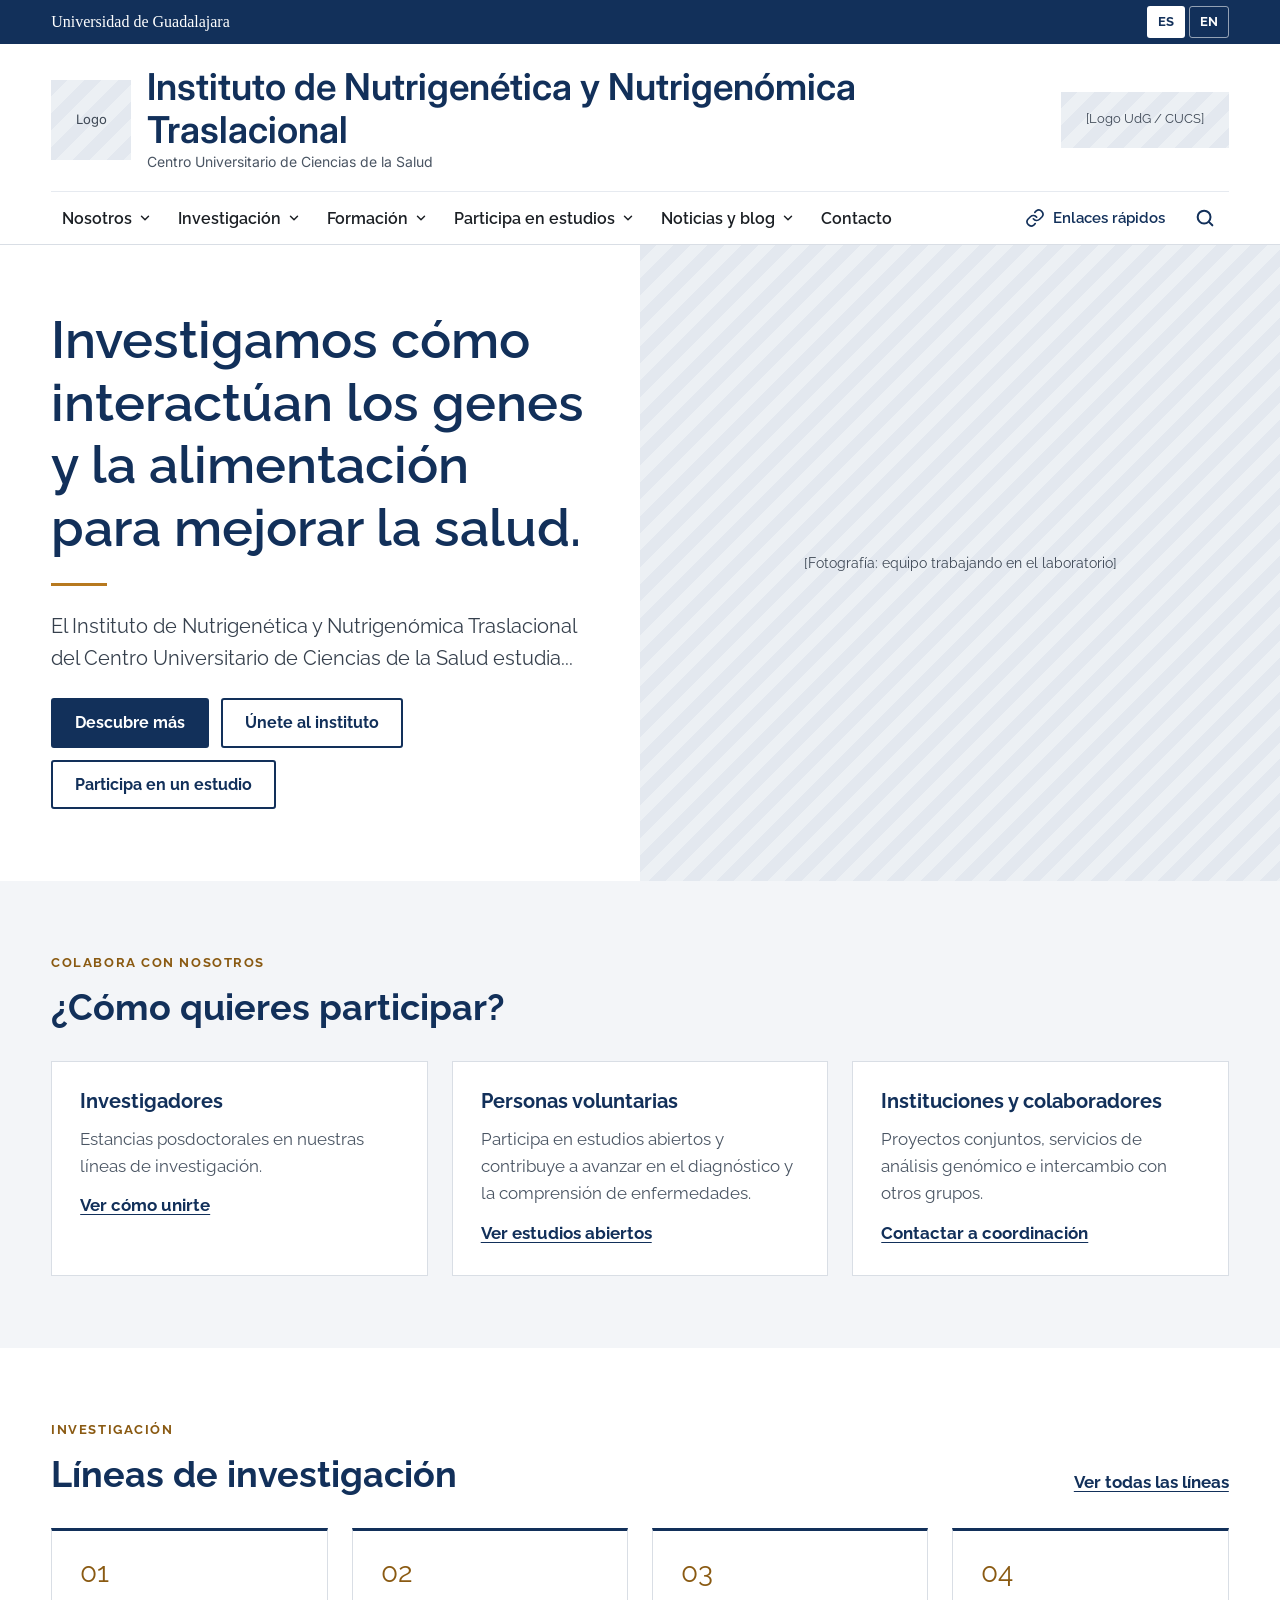
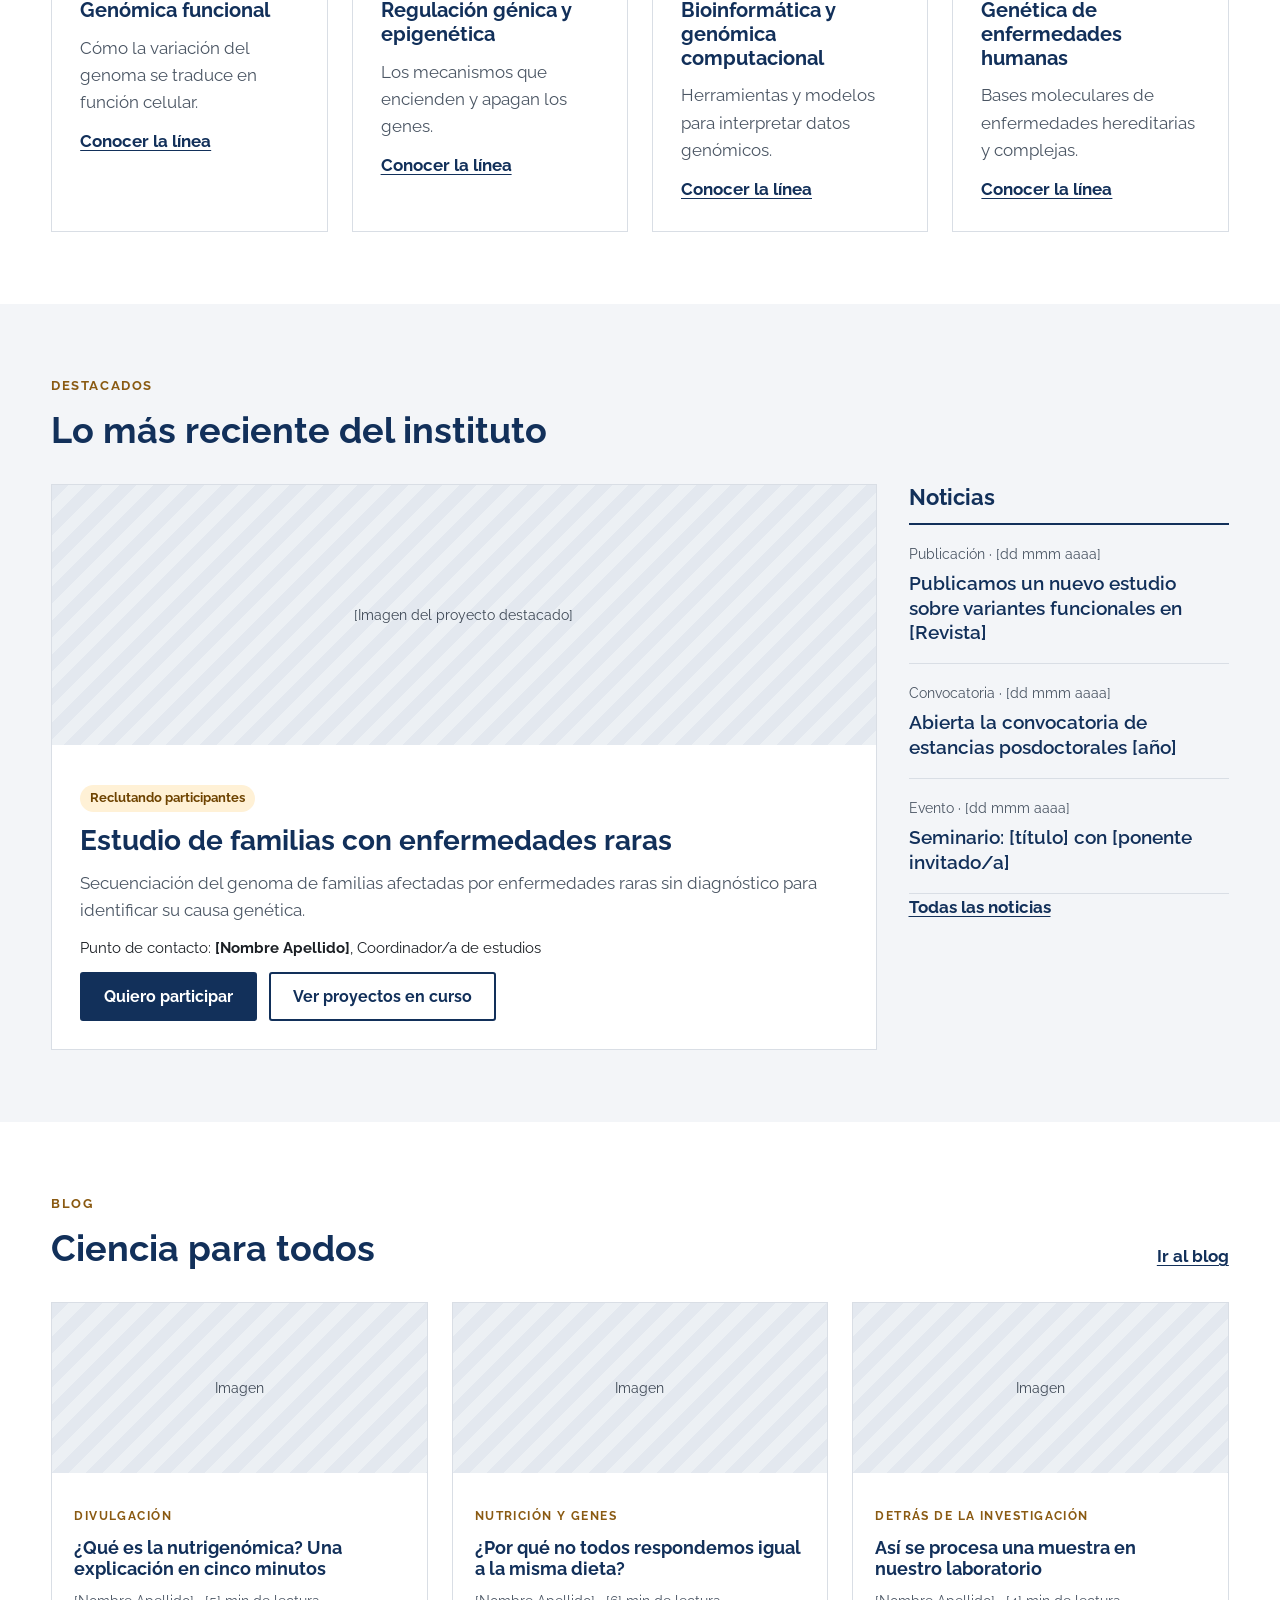
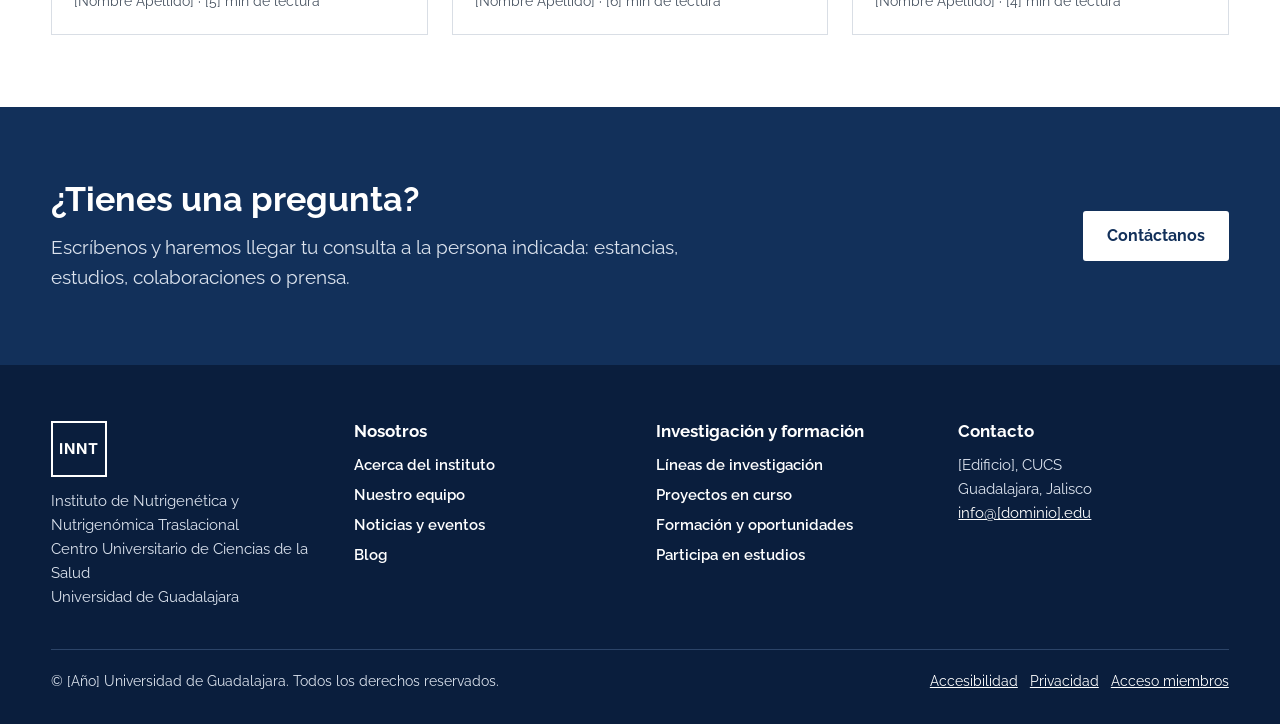
<file: index.html>
<!doctype html>
<html lang="es">
<head>
<meta charset="utf-8">
<meta name="viewport" content="width=device-width, initial-scale=1">
<title>Instituto de Nutrigenética y Nutrigenómica Traslacional</title>
<meta name="description" content="Instituto de Nutrigenética y Nutrigenómica Traslacional del CUCS, Universidad de Guadalajara.">
<link rel="preconnect" href="https://fonts.googleapis.com">
<link rel="preconnect" href="https://fonts.gstatic.com" crossorigin>
<link rel="stylesheet" href="https://fonts.googleapis.com/css2?family=Raleway:ital,wght@0,100..900;1,100..900&amp;family=Inter:ital,opsz,wght@0,14..32,100..900;1,14..32,100..900&amp;display=swap">
<link rel="stylesheet" href="css/styles.css">
<script src="js/main.js" defer></script>
</head>
<body>
<a class="saltar-contenido" href="#contenido">Saltar al contenido</a>

<div class="barra-superior">
  <div class="contenedor barra-superior-contenido">
    <a class="barra-superior-nombre" href="https://www.udg.mx" target="_blank" rel="noopener">Universidad de Guadalajara</a>
    <div class="selector-idioma" role="group" aria-label="Idioma">
      <button type="button" data-lang="es" aria-pressed="true">ES</button>
      <button type="button" data-lang="en" aria-pressed="false">EN</button>
    </div>
  </div>
</div>

<header class="encabezado">
  <div class="contenedor">
    <div class="encabezado-superior">
      <a class="marca" href="index.html">
        <span class="imagen-pendiente imagen-logo imagen-logo-cuadrada" aria-hidden="true">Logo</span>
        <span>
          <span class="marca-nombre">Instituto de Nutrigenética y Nutrigenómica Traslacional</span>
          <span class="marca-subtitulo">Centro Universitario de Ciencias de la Salud</span>
        </span>
      </a>
      <div class="imagen-pendiente imagen-logo">[Logo UdG / CUCS]</div>
    </div>
  </div>
</header>

<div class="barra-fija">
  <div class="contenedor">
    <div class="barra-navegacion">
      <nav aria-label="Principal">
        <button type="button" class="boton-menu" aria-expanded="false" aria-controls="menu-principal"><svg class="icono-menu" viewBox="0 0 24 24" fill="none" stroke="currentColor" stroke-width="2.2" stroke-linecap="round" aria-hidden="true"><path class="icono-menu-abrir" d="M4 7h16M4 12h16M4 17h16"/><path class="icono-menu-cerrar" d="M6 6l12 12M18 6L6 18"/></svg>Menú</button>
        <ul class="menu-principal" id="menu-principal">
    <li class="menu-elemento">
      <button type="button" class="menu-boton" data-dropdown aria-expanded="false" aria-controls="menu-nos">Nosotros<svg class="icono-flecha" viewBox="0 0 24 24" fill="none" stroke="currentColor" stroke-width="2.5" stroke-linecap="round" stroke-linejoin="round" aria-hidden="true"><path d="M6 9l6 6 6-6"/></svg></button>
      <div class="desplegable desplegable-amplio desplegable-dos-columnas" id="menu-nos" hidden>
        <div class="desplegable-columna">
          <span class="desplegable-titulo">El instituto</span>
          <ul>
          <li><a class="desplegable-enlace desplegable-enlace-principal" href="nosotros.html">Presentación</a></li>
          <li><a class="desplegable-enlace" href="nosotros.html#mision">Misión, visión y valores</a></li>
          <li><a class="desplegable-enlace" href="contacto.html">Ubicación y contacto</a></li>
          </ul>
        </div>
        <div class="desplegable-columna">
          <span class="desplegable-titulo">Nuestro equipo</span>
          <ul>
          <li><a class="desplegable-enlace desplegable-enlace-principal" href="equipo.html">Todo el equipo</a></li>
          <li><a class="desplegable-enlace" href="equipo.html?equipo=dir">Dirección</a></li>
          <li><a class="desplegable-enlace" href="equipo.html?equipo=prof">Profesores investigadores</a></li>
          <li><a class="desplegable-enlace" href="equipo.html?equipo=post">Investigadores posdoctorales</a></li>
          <li><a class="desplegable-enlace" href="equipo.html?equipo=est">Estudiantes</a></li>
          <li><a class="desplegable-enlace" href="equipo.html?equipo=tec">Personal técnico y administrativo</a></li>
          </ul>
        </div>
      </div>
    </li>
    <li class="menu-elemento">
      <button type="button" class="menu-boton" data-dropdown aria-expanded="false" aria-controls="menu-inv">Investigación<svg class="icono-flecha" viewBox="0 0 24 24" fill="none" stroke="currentColor" stroke-width="2.5" stroke-linecap="round" stroke-linejoin="round" aria-hidden="true"><path d="M6 9l6 6 6-6"/></svg></button>
      <div class="desplegable desplegable-amplio desplegable-dos-columnas" id="menu-inv" hidden>
        <div class="desplegable-columna">
          <span class="desplegable-titulo">Líneas de investigación</span>
          <ul>
          <li><a class="desplegable-enlace desplegable-enlace-principal" href="investigacion.html">Todas las líneas</a></li>
          <li><a class="desplegable-enlace" href="investigacion.html#area-gf">Genómica funcional</a></li>
          <li><a class="desplegable-enlace" href="investigacion.html#area-epi">Regulación génica y epigenética</a></li>
          <li><a class="desplegable-enlace" href="investigacion.html#area-bio">Bioinformática y genómica computacional</a></li>
          <li><a class="desplegable-enlace" href="investigacion.html#area-enf">Genética de enfermedades humanas</a></li>
          </ul>
        </div>
        <div class="desplegable-columna">
          <span class="desplegable-titulo">Proyectos</span>
          <ul>
          <li><a class="desplegable-enlace desplegable-enlace-principal" href="proyectos.html">Proyectos en curso</a></li>
          <li><a class="desplegable-enlace" href="participa.html">Estudios que buscan participantes</a></li>
          <li><a class="desplegable-enlace" href="contacto.html">Colaboraciones</a></li>
          </ul>
        </div>
      </div>
    </li>
    <li class="menu-elemento">
      <button type="button" class="menu-boton" data-dropdown aria-expanded="false" aria-controls="menu-for">Formación<svg class="icono-flecha" viewBox="0 0 24 24" fill="none" stroke="currentColor" stroke-width="2.5" stroke-linecap="round" stroke-linejoin="round" aria-hidden="true"><path d="M6 9l6 6 6-6"/></svg></button>
      <div class="desplegable desplegable-amplio" id="menu-for" hidden>
        <div class="desplegable-columna">
          <span class="desplegable-titulo">Formación y oportunidades</span>
          <ul>
          <li><a class="desplegable-enlace desplegable-enlace-principal" href="formacion.html">Cómo unirte al instituto</a></li>
          <li><a class="desplegable-enlace" href="formacion.html#posdoc">Estancias posdoctorales</a></li>
          </ul>
        </div>
      </div>
    </li>
    <li class="menu-elemento">
      <button type="button" class="menu-boton" data-dropdown aria-expanded="false" aria-controls="menu-part">Participa en estudios<svg class="icono-flecha" viewBox="0 0 24 24" fill="none" stroke="currentColor" stroke-width="2.5" stroke-linecap="round" stroke-linejoin="round" aria-hidden="true"><path d="M6 9l6 6 6-6"/></svg></button>
      <div class="desplegable desplegable-amplio desplegable-dos-columnas" id="menu-part" hidden>
        <div class="desplegable-columna">
          <span class="desplegable-titulo">Estudios abiertos</span>
          <ul>
          <li><a class="desplegable-enlace" href="participa.html?estudio=estudio-raras">Estudio de familias con enfermedades raras</a></li>
          <li><a class="desplegable-enlace" href="participa.html?estudio=estudio-epi">Epigenoma del envejecimiento</a></li>
          </ul>
        </div>
        <div class="desplegable-columna">
          <span class="desplegable-titulo">Antes de participar</span>
          <ul>
          <li><a class="desplegable-enlace" href="participa.html#como-funciona">Cómo funciona la participación</a></li>
          <li><a class="desplegable-enlace" href="contacto.html">Hablar con coordinación de estudios</a></li>
          </ul>
        </div>
      </div>
    </li>
    <li class="menu-elemento">
      <button type="button" class="menu-boton" data-dropdown aria-expanded="false" aria-controls="menu-not">Noticias y blog<svg class="icono-flecha" viewBox="0 0 24 24" fill="none" stroke="currentColor" stroke-width="2.5" stroke-linecap="round" stroke-linejoin="round" aria-hidden="true"><path d="M6 9l6 6 6-6"/></svg></button>
      <div class="desplegable desplegable-amplio desplegable-dos-columnas" id="menu-not" hidden>
        <div class="desplegable-columna">
          <span class="desplegable-titulo">Noticias y eventos</span>
          <ul>
          <li><a class="desplegable-enlace desplegable-enlace-principal" href="noticias.html">Todas las noticias</a></li>
          <li><a class="desplegable-enlace" href="noticias.html?tema=evento">Seminarios y eventos</a></li>
          <li><a class="desplegable-enlace" href="noticias.html?tema=convocatoria">Convocatorias</a></li>
          <li><a class="desplegable-enlace" href="noticias.html?tema=publicacion">Publicaciones recientes</a></li>
          </ul>
        </div>
        <div class="desplegable-columna">
          <span class="desplegable-titulo">Blog</span>
          <ul>
          <li><a class="desplegable-enlace desplegable-enlace-principal" href="blog.html">Todas las entradas</a></li>
          <li><a class="desplegable-enlace" href="blog.html?tema=divulgacion">Divulgación</a></li>
          <li><a class="desplegable-enlace" href="blog.html?tema=nutricion-genes">Nutrición y genes</a></li>
          <li><a class="desplegable-enlace" href="blog.html?tema=detras">Detrás de la investigación</a></li>
          </ul>
        </div>
      </div>
    </li>
    <li class="menu-elemento"><a class="menu-boton" href="contacto.html">Contacto</a></li>
        </ul>
      </nav>
      <div class="herramientas">
        <div class="menu-elemento">
          <button type="button" class="boton-icono" data-dropdown aria-expanded="false" aria-controls="menu-rapidos"><svg width="20" height="20" viewBox="0 0 24 24" fill="none" stroke="currentColor" stroke-width="2" stroke-linecap="round" stroke-linejoin="round" aria-hidden="true"><path d="M10 13a5 5 0 0 0 7.5.5l3-3a5 5 0 0 0-7-7l-1.7 1.7"/><path d="M14 11a5 5 0 0 0-7.5-.5l-3 3a5 5 0 0 0 7 7l1.7-1.7"/></svg><span class="boton-icono-texto">Enlaces rápidos</span></button>
          <ul class="desplegable desplegable-derecha" id="menu-rapidos" hidden>
            <li><a class="desplegable-enlace" href="participa.html">Estudios abiertos a voluntarios</a></li>
            <li><a class="desplegable-enlace" href="formacion.html">Convocatorias y plazas</a></li>
            <li><a class="desplegable-enlace" href="equipo.html">Directorio del equipo</a></li>
            <li><a class="desplegable-enlace" href="blog.html">Blog</a></li>
            <li><a class="desplegable-enlace" href="contacto.html">Contacto</a></li>
            <li class="desplegable-separador" role="separator"></li>
            <li><a class="desplegable-enlace" href="https://www.udg.mx" target="_blank" rel="noopener">Universidad de Guadalajara<span class="desplegable-descripcion">udg.mx</span></a></li>
            <li><a class="desplegable-enlace" href="https://www.cucs.udg.mx" target="_blank" rel="noopener">Centro Universitario de Ciencias de la Salud<span class="desplegable-descripcion">cucs.udg.mx</span></a></li>
          </ul>
        </div>
        <button type="button" class="boton-icono" data-search-toggle aria-expanded="false" aria-controls="buscador" aria-label="Buscar en el sitio"><svg width="22" height="22" viewBox="0 0 24 24" fill="none" stroke="currentColor" stroke-width="2.2" stroke-linecap="round" stroke-linejoin="round" aria-hidden="true"><circle cx="11" cy="11" r="7"/><path d="M20 20l-3.5-3.5"/></svg></button>
      </div>
    </div>
  </div>
  <search class="buscador" id="buscador" hidden>
    <form class="contenedor buscador-contenido" action="#" data-demo>
      <div class="campo">
        <label for="buscar">Buscar en el sitio</label>
        <input id="buscar" type="search" name="q" placeholder="Proyectos, personas, noticias…">
      </div>
      <button type="submit" class="boton boton-primario">Buscar</button>
    </form>
  </search>
</div>

<main id="contenido">
<section class="seccion seccion-portada" aria-labelledby="h-portada">
  <div class="contenedor dos-columnas">
    <div class="apilado-grande">
      <h1 id="h-portada" class="titulo-portada">Investigamos cómo interactúan los genes y la alimentación para mejorar la salud.</h1>
      <span class="linea-decorativa" aria-hidden="true"></span>
      <p class="texto-intro">El Instituto de Nutrigenética y Nutrigenómica Traslacional del Centro Universitario de Ciencias de la Salud estudia...</p>
      <div class="fila">
        <a class="boton boton-primario" href="nosotros.html">Descubre más</a>
        <a class="boton boton-secundario" href="formacion.html">Únete al instituto</a>
        <a class="boton boton-secundario" href="participa.html">Participa en un estudio</a>
      </div>
    </div>
    <div class="imagen-pendiente imagen-portada">[Fotografía: equipo trabajando en el laboratorio]</div>
  </div>
</section>

<section class="seccion seccion-alterna" aria-labelledby="h-caminos">
  <div class="contenedor apilado-muy-grande">
    <div class="apilado">
      <p class="antetitulo">Colabora con nosotros</p>
      <h2 id="h-caminos" class="titulo-seccion">¿Cómo quieres participar?</h2>
    </div>
    <div class="rejilla">
      <article class="tarjeta">
        <h3>Investigadores</h3>
        <p class="texto-suave">Estancias posdoctorales en nuestras líneas de investigación.</p>
        <a class="enlace-destacado" href="formacion.html">Ver cómo unirte</a>
      </article>
      <article class="tarjeta">
        <h3>Personas voluntarias</h3>
        <p class="texto-suave">Participa en estudios abiertos y contribuye a avanzar en el diagnóstico y la comprensión de enfermedades.</p>
        <a class="enlace-destacado" href="participa.html">Ver estudios abiertos</a>
      </article>
      <article class="tarjeta">
        <h3>Instituciones y colaboradores</h3>
        <p class="texto-suave">Proyectos conjuntos, servicios de análisis genómico e intercambio con otros grupos.</p>
        <a class="enlace-destacado" href="contacto.html">Contactar a coordinación</a>
      </article>
    </div>
  </div>
</section>

<section class="seccion" aria-labelledby="h-areas">
  <div class="contenedor apilado-muy-grande">
    <div class="encabezado-seccion">
      <div class="apilado">
        <p class="antetitulo">Investigación</p>
        <h2 id="h-areas" class="titulo-seccion">Líneas de investigación</h2>
      </div>
      <a class="enlace-destacado" href="investigacion.html">Ver todas las líneas</a>
    </div>
    <div class="rejilla">
      <article class="tarjeta tarjeta-borde-superior">
        <span class="numero">01</span>
        <h3>Genómica funcional</h3>
        <p class="texto-suave">Cómo la variación del genoma se traduce en función celular.</p>
        <a class="enlace-destacado" href="investigacion.html#area-gf">Conocer la línea</a>
      </article>
      <article class="tarjeta tarjeta-borde-superior">
        <span class="numero">02</span>
        <h3>Regulación génica y epigenética</h3>
        <p class="texto-suave">Los mecanismos que encienden y apagan los genes.</p>
        <a class="enlace-destacado" href="investigacion.html#area-epi">Conocer la línea</a>
      </article>
      <article class="tarjeta tarjeta-borde-superior">
        <span class="numero">03</span>
        <h3>Bioinformática y genómica computacional</h3>
        <p class="texto-suave">Herramientas y modelos para interpretar datos genómicos.</p>
        <a class="enlace-destacado" href="investigacion.html#area-bio">Conocer la línea</a>
      </article>
      <article class="tarjeta tarjeta-borde-superior">
        <span class="numero">04</span>
        <h3>Genética de enfermedades humanas</h3>
        <p class="texto-suave">Bases moleculares de enfermedades hereditarias y complejas.</p>
        <a class="enlace-destacado" href="investigacion.html#area-enf">Conocer la línea</a>
      </article>
    </div>
  </div>
</section>

<section class="seccion seccion-alterna" aria-labelledby="h-dest">
  <div class="contenedor apilado-muy-grande">
    <div class="apilado">
      <p class="antetitulo">Destacados</p>
      <h2 id="h-dest" class="titulo-seccion">Lo más reciente del instituto</h2>
    </div>
    <div class="destacados">
      <article class="tarjeta tarjeta-con-imagen destacado-principal">
        <div class="imagen-pendiente imagen-destacada">[Imagen del proyecto destacado]</div>
        <div class="tarjeta-cuerpo tarjeta-cuerpo-amplio">
          <span class="estado estado-reclutando">Reclutando participantes</span>
          <h3 class="titulo-tarjeta-grande">Estudio de familias con enfermedades raras</h3>
          <p class="texto-suave">Secuenciación del genoma de familias afectadas por enfermedades raras sin diagnóstico para identificar su causa genética.</p>
          <p class="texto-chico">Punto de contacto: <strong>[Nombre Apellido]</strong>, Coordinador/a de estudios</p>
          <div class="fila">
            <a class="boton boton-primario" href="participa.html?estudio=estudio-raras">Quiero participar</a>
            <a class="boton boton-secundario" href="proyectos.html">Ver proyectos en curso</a>
          </div>
        </div>
      </article>
      <section class="lista-noticias" aria-labelledby="h-noticias">
        <h3 id="h-noticias" class="lista-noticias-titulo">Noticias</h3>
        <ul class="lista-limpia">
          <li class="noticia">
            <p class="nota">Publicación · [dd mmm aaaa]</p>
            <h4 class="noticia-titulo">Publicamos un nuevo estudio sobre variantes funcionales en [Revista]</h4>
          </li>
          <li class="noticia">
            <p class="nota">Convocatoria · [dd mmm aaaa]</p>
            <h4 class="noticia-titulo">Abierta la convocatoria de estancias posdoctorales [año]</h4>
          </li>
          <li class="noticia">
            <p class="nota">Evento · [dd mmm aaaa]</p>
            <h4 class="noticia-titulo">Seminario: [título] con [ponente invitado/a]</h4>
          </li>
        </ul>
        <p><a class="enlace-destacado" href="noticias.html">Todas las noticias</a></p>
      </section>
    </div>
  </div>
</section>

<section class="seccion" aria-labelledby="h-blog">
  <div class="contenedor apilado-muy-grande">
    <div class="encabezado-seccion">
      <div class="apilado">
        <p class="antetitulo">Blog</p>
        <h2 id="h-blog" class="titulo-seccion">Ciencia para todos</h2>
      </div>
      <a class="enlace-destacado" href="blog.html">Ir al blog</a>
    </div>
    <div class="rejilla">
      <article class="tarjeta tarjeta-con-imagen">
        <div class="imagen-pendiente imagen-chica">Imagen</div>
        <div class="tarjeta-cuerpo">
          <p class="antetitulo antetitulo-chico">Divulgación</p>
          <h3 class="titulo-chico">¿Qué es la nutrigenómica? Una explicación en cinco minutos</h3>
          <span class="nota">[Nombre Apellido] · [5] min de lectura</span>
        </div>
      </article>
      <article class="tarjeta tarjeta-con-imagen">
        <div class="imagen-pendiente imagen-chica">Imagen</div>
        <div class="tarjeta-cuerpo">
          <p class="antetitulo antetitulo-chico">Nutrición y genes</p>
          <h3 class="titulo-chico">¿Por qué no todos respondemos igual a la misma dieta?</h3>
          <span class="nota">[Nombre Apellido] · [6] min de lectura</span>
        </div>
      </article>
      <article class="tarjeta tarjeta-con-imagen">
        <div class="imagen-pendiente imagen-chica">Imagen</div>
        <div class="tarjeta-cuerpo">
          <p class="antetitulo antetitulo-chico">Detrás de la investigación</p>
          <h3 class="titulo-chico">Así se procesa una muestra en nuestro laboratorio</h3>
          <span class="nota">[Nombre Apellido] · [4] min de lectura</span>
        </div>
      </article>
    </div>
  </div>
</section>

<section class="seccion franja" aria-labelledby="h-pregunta">
  <div class="contenedor franja-contenido">
    <div class="apilado franja-texto">
      <h2 id="h-pregunta">¿Tienes una pregunta?</h2>
      <p>Escríbenos y haremos llegar tu consulta a la persona indicada: estancias, estudios, colaboraciones o prensa.</p>
    </div>
    <a class="boton boton-claro" href="contacto.html">Contáctanos</a>
  </div>
</section>
</main>

<footer class="pie">
  <div class="contenedor apilado-enorme">
    <div class="pie-columnas">
      <div class="apilado">
        <span class="logotipo logotipo-claro" aria-hidden="true">INNT</span>
        <p>Instituto de Nutrigenética y Nutrigenómica Traslacional<br>Centro Universitario de Ciencias de la Salud<br>Universidad de Guadalajara</p>
      </div>
      <nav aria-labelledby="pie-nosotros">
        <h2 id="pie-nosotros">Nosotros</h2>
        <ul class="pie-enlaces">
          <li><a href="nosotros.html">Acerca del instituto</a></li>
          <li><a href="equipo.html">Nuestro equipo</a></li>
          <li><a href="noticias.html">Noticias y eventos</a></li>
          <li><a href="blog.html">Blog</a></li>
        </ul>
      </nav>
      <nav aria-labelledby="pie-investigacion">
        <h2 id="pie-investigacion">Investigación y formación</h2>
        <ul class="pie-enlaces">
          <li><a href="investigacion.html">Líneas de investigación</a></li>
          <li><a href="proyectos.html">Proyectos en curso</a></li>
          <li><a href="formacion.html">Formación y oportunidades</a></li>
          <li><a href="participa.html">Participa en estudios</a></li>
        </ul>
      </nav>
      <div>
        <h2>Contacto</h2>
        <address>[Edificio], CUCS<br>Guadalajara, Jalisco<br><a href="mailto:info@[dominio].edu">info@[dominio].edu</a></address>
      </div>
    </div>
    <div class="pie-inferior">
      <p>© [Año] Universidad de Guadalajara. Todos los derechos reservados.</p>
      <nav aria-label="Avisos del sitio">
        <ul class="fila lista-limpia">
          <li><a href="#accesibilidad">Accesibilidad</a></li>
          <li><a href="#privacidad">Privacidad</a></li>
          <li><a href="#acceso">Acceso miembros</a></li>
        </ul>
      </nav>
    </div>
  </div>
</footer>
</body>
</html>
</file>
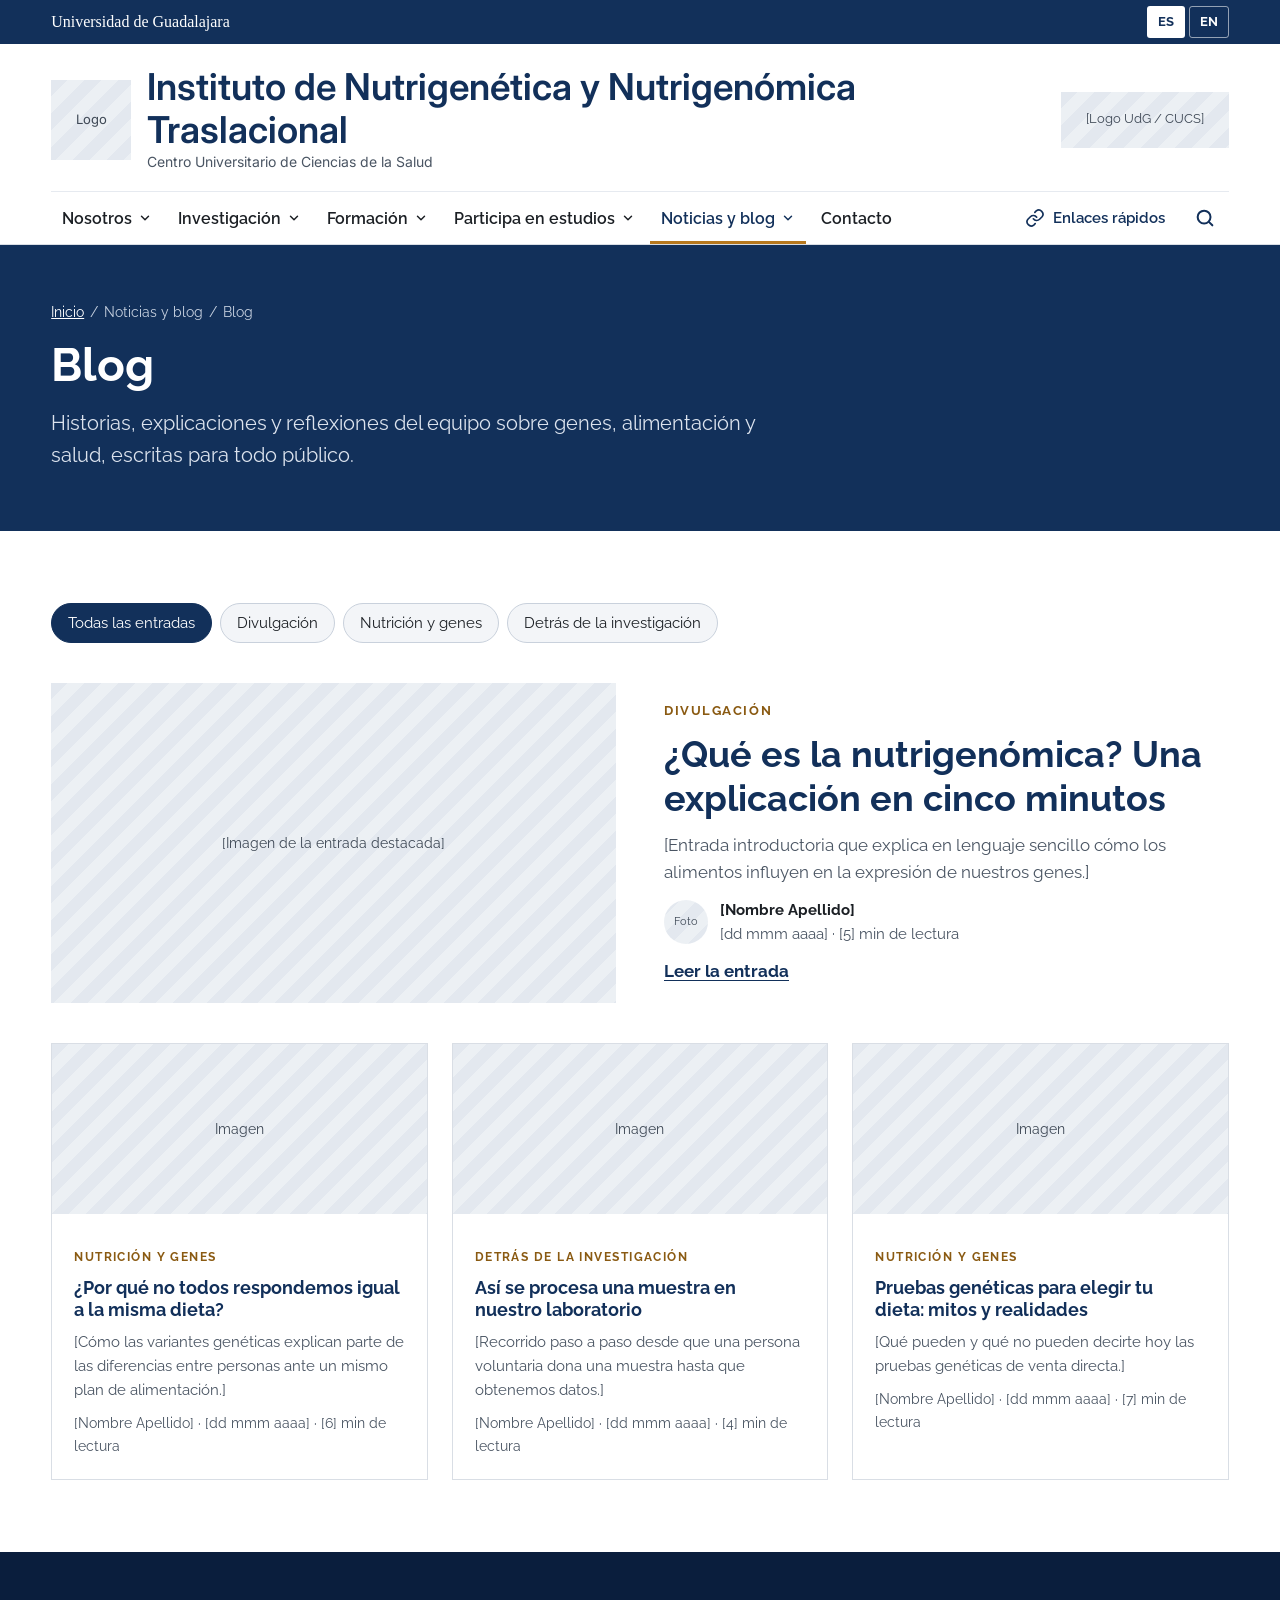
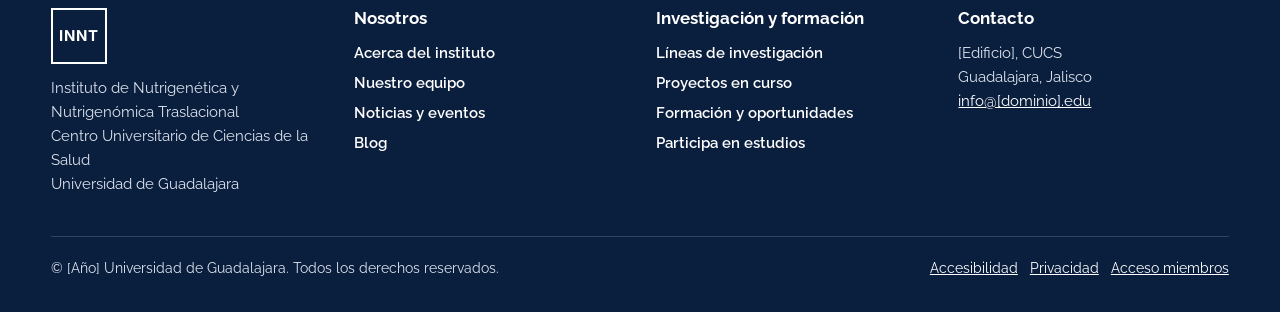
<file: blog.html>
<!doctype html>
<html lang="es">
<head>
<meta charset="utf-8">
<meta name="viewport" content="width=device-width, initial-scale=1">
<title>Blog · Instituto de Nutrigenética y Nutrigenómica Traslacional</title>
<meta name="description" content="Blog de divulgación del instituto sobre genes, alimentación y salud.">
<link rel="preconnect" href="https://fonts.googleapis.com">
<link rel="preconnect" href="https://fonts.gstatic.com" crossorigin>
<link rel="stylesheet" href="https://fonts.googleapis.com/css2?family=Raleway:ital,wght@0,100..900;1,100..900&amp;family=Inter:ital,opsz,wght@0,14..32,100..900;1,14..32,100..900&amp;display=swap">
<link rel="stylesheet" href="css/styles.css">
<script src="js/main.js" defer></script>
</head>
<body>
<a class="saltar-contenido" href="#contenido">Saltar al contenido</a>

<div class="barra-superior">
  <div class="contenedor barra-superior-contenido">
    <a class="barra-superior-nombre" href="https://www.udg.mx" target="_blank" rel="noopener">Universidad de Guadalajara</a>
    <div class="selector-idioma" role="group" aria-label="Idioma">
      <button type="button" data-lang="es" aria-pressed="true">ES</button>
      <button type="button" data-lang="en" aria-pressed="false">EN</button>
    </div>
  </div>
</div>

<header class="encabezado">
  <div class="contenedor">
    <div class="encabezado-superior">
      <a class="marca" href="index.html">
        <span class="imagen-pendiente imagen-logo imagen-logo-cuadrada" aria-hidden="true">Logo</span>
        <span>
          <span class="marca-nombre">Instituto de Nutrigenética y Nutrigenómica Traslacional</span>
          <span class="marca-subtitulo">Centro Universitario de Ciencias de la Salud</span>
        </span>
      </a>
      <div class="imagen-pendiente imagen-logo">[Logo UdG / CUCS]</div>
    </div>
  </div>
</header>

<div class="barra-fija">
  <div class="contenedor">
    <div class="barra-navegacion">
      <nav aria-label="Principal">
        <button type="button" class="boton-menu" aria-expanded="false" aria-controls="menu-principal"><svg class="icono-menu" viewBox="0 0 24 24" fill="none" stroke="currentColor" stroke-width="2.2" stroke-linecap="round" aria-hidden="true"><path class="icono-menu-abrir" d="M4 7h16M4 12h16M4 17h16"/><path class="icono-menu-cerrar" d="M6 6l12 12M18 6L6 18"/></svg>Menú</button>
        <ul class="menu-principal" id="menu-principal">
    <li class="menu-elemento">
      <button type="button" class="menu-boton" data-dropdown aria-expanded="false" aria-controls="menu-nos">Nosotros<svg class="icono-flecha" viewBox="0 0 24 24" fill="none" stroke="currentColor" stroke-width="2.5" stroke-linecap="round" stroke-linejoin="round" aria-hidden="true"><path d="M6 9l6 6 6-6"/></svg></button>
      <div class="desplegable desplegable-amplio desplegable-dos-columnas" id="menu-nos" hidden>
        <div class="desplegable-columna">
          <span class="desplegable-titulo">El instituto</span>
          <ul>
          <li><a class="desplegable-enlace desplegable-enlace-principal" href="nosotros.html">Presentación</a></li>
          <li><a class="desplegable-enlace" href="nosotros.html#mision">Misión, visión y valores</a></li>
          <li><a class="desplegable-enlace" href="contacto.html">Ubicación y contacto</a></li>
          </ul>
        </div>
        <div class="desplegable-columna">
          <span class="desplegable-titulo">Nuestro equipo</span>
          <ul>
          <li><a class="desplegable-enlace desplegable-enlace-principal" href="equipo.html">Todo el equipo</a></li>
          <li><a class="desplegable-enlace" href="equipo.html?equipo=dir">Dirección</a></li>
          <li><a class="desplegable-enlace" href="equipo.html?equipo=prof">Profesores investigadores</a></li>
          <li><a class="desplegable-enlace" href="equipo.html?equipo=post">Investigadores posdoctorales</a></li>
          <li><a class="desplegable-enlace" href="equipo.html?equipo=est">Estudiantes</a></li>
          <li><a class="desplegable-enlace" href="equipo.html?equipo=tec">Personal técnico y administrativo</a></li>
          </ul>
        </div>
      </div>
    </li>
    <li class="menu-elemento">
      <button type="button" class="menu-boton" data-dropdown aria-expanded="false" aria-controls="menu-inv">Investigación<svg class="icono-flecha" viewBox="0 0 24 24" fill="none" stroke="currentColor" stroke-width="2.5" stroke-linecap="round" stroke-linejoin="round" aria-hidden="true"><path d="M6 9l6 6 6-6"/></svg></button>
      <div class="desplegable desplegable-amplio desplegable-dos-columnas" id="menu-inv" hidden>
        <div class="desplegable-columna">
          <span class="desplegable-titulo">Líneas de investigación</span>
          <ul>
          <li><a class="desplegable-enlace desplegable-enlace-principal" href="investigacion.html">Todas las líneas</a></li>
          <li><a class="desplegable-enlace" href="investigacion.html#area-gf">Genómica funcional</a></li>
          <li><a class="desplegable-enlace" href="investigacion.html#area-epi">Regulación génica y epigenética</a></li>
          <li><a class="desplegable-enlace" href="investigacion.html#area-bio">Bioinformática y genómica computacional</a></li>
          <li><a class="desplegable-enlace" href="investigacion.html#area-enf">Genética de enfermedades humanas</a></li>
          </ul>
        </div>
        <div class="desplegable-columna">
          <span class="desplegable-titulo">Proyectos</span>
          <ul>
          <li><a class="desplegable-enlace desplegable-enlace-principal" href="proyectos.html">Proyectos en curso</a></li>
          <li><a class="desplegable-enlace" href="participa.html">Estudios que buscan participantes</a></li>
          <li><a class="desplegable-enlace" href="contacto.html">Colaboraciones</a></li>
          </ul>
        </div>
      </div>
    </li>
    <li class="menu-elemento">
      <button type="button" class="menu-boton" data-dropdown aria-expanded="false" aria-controls="menu-for">Formación<svg class="icono-flecha" viewBox="0 0 24 24" fill="none" stroke="currentColor" stroke-width="2.5" stroke-linecap="round" stroke-linejoin="round" aria-hidden="true"><path d="M6 9l6 6 6-6"/></svg></button>
      <div class="desplegable desplegable-amplio" id="menu-for" hidden>
        <div class="desplegable-columna">
          <span class="desplegable-titulo">Formación y oportunidades</span>
          <ul>
          <li><a class="desplegable-enlace desplegable-enlace-principal" href="formacion.html">Cómo unirte al instituto</a></li>
          <li><a class="desplegable-enlace" href="formacion.html#posdoc">Estancias posdoctorales</a></li>
          </ul>
        </div>
      </div>
    </li>
    <li class="menu-elemento">
      <button type="button" class="menu-boton" data-dropdown aria-expanded="false" aria-controls="menu-part">Participa en estudios<svg class="icono-flecha" viewBox="0 0 24 24" fill="none" stroke="currentColor" stroke-width="2.5" stroke-linecap="round" stroke-linejoin="round" aria-hidden="true"><path d="M6 9l6 6 6-6"/></svg></button>
      <div class="desplegable desplegable-amplio desplegable-dos-columnas" id="menu-part" hidden>
        <div class="desplegable-columna">
          <span class="desplegable-titulo">Estudios abiertos</span>
          <ul>
          <li><a class="desplegable-enlace" href="participa.html?estudio=estudio-raras">Estudio de familias con enfermedades raras</a></li>
          <li><a class="desplegable-enlace" href="participa.html?estudio=estudio-epi">Epigenoma del envejecimiento</a></li>
          </ul>
        </div>
        <div class="desplegable-columna">
          <span class="desplegable-titulo">Antes de participar</span>
          <ul>
          <li><a class="desplegable-enlace" href="participa.html#como-funciona">Cómo funciona la participación</a></li>
          <li><a class="desplegable-enlace" href="contacto.html">Hablar con coordinación de estudios</a></li>
          </ul>
        </div>
      </div>
    </li>
    <li class="menu-elemento">
      <button type="button" class="menu-boton" data-dropdown aria-expanded="false" aria-controls="menu-not" aria-current="page">Noticias y blog<svg class="icono-flecha" viewBox="0 0 24 24" fill="none" stroke="currentColor" stroke-width="2.5" stroke-linecap="round" stroke-linejoin="round" aria-hidden="true"><path d="M6 9l6 6 6-6"/></svg></button>
      <div class="desplegable desplegable-amplio desplegable-dos-columnas" id="menu-not" hidden>
        <div class="desplegable-columna">
          <span class="desplegable-titulo">Noticias y eventos</span>
          <ul>
          <li><a class="desplegable-enlace desplegable-enlace-principal" href="noticias.html">Todas las noticias</a></li>
          <li><a class="desplegable-enlace" href="noticias.html?tema=evento">Seminarios y eventos</a></li>
          <li><a class="desplegable-enlace" href="noticias.html?tema=convocatoria">Convocatorias</a></li>
          <li><a class="desplegable-enlace" href="noticias.html?tema=publicacion">Publicaciones recientes</a></li>
          </ul>
        </div>
        <div class="desplegable-columna">
          <span class="desplegable-titulo">Blog</span>
          <ul>
          <li><a class="desplegable-enlace desplegable-enlace-principal" href="blog.html">Todas las entradas</a></li>
          <li><a class="desplegable-enlace" href="blog.html?tema=divulgacion">Divulgación</a></li>
          <li><a class="desplegable-enlace" href="blog.html?tema=nutricion-genes">Nutrición y genes</a></li>
          <li><a class="desplegable-enlace" href="blog.html?tema=detras">Detrás de la investigación</a></li>
          </ul>
        </div>
      </div>
    </li>
    <li class="menu-elemento"><a class="menu-boton" href="contacto.html">Contacto</a></li>
        </ul>
      </nav>
      <div class="herramientas">
        <div class="menu-elemento">
          <button type="button" class="boton-icono" data-dropdown aria-expanded="false" aria-controls="menu-rapidos"><svg width="20" height="20" viewBox="0 0 24 24" fill="none" stroke="currentColor" stroke-width="2" stroke-linecap="round" stroke-linejoin="round" aria-hidden="true"><path d="M10 13a5 5 0 0 0 7.5.5l3-3a5 5 0 0 0-7-7l-1.7 1.7"/><path d="M14 11a5 5 0 0 0-7.5-.5l-3 3a5 5 0 0 0 7 7l1.7-1.7"/></svg><span class="boton-icono-texto">Enlaces rápidos</span></button>
          <ul class="desplegable desplegable-derecha" id="menu-rapidos" hidden>
            <li><a class="desplegable-enlace" href="participa.html">Estudios abiertos a voluntarios</a></li>
            <li><a class="desplegable-enlace" href="formacion.html">Convocatorias y plazas</a></li>
            <li><a class="desplegable-enlace" href="equipo.html">Directorio del equipo</a></li>
            <li><a class="desplegable-enlace" href="blog.html">Blog</a></li>
            <li><a class="desplegable-enlace" href="contacto.html">Contacto</a></li>
            <li class="desplegable-separador" role="separator"></li>
            <li><a class="desplegable-enlace" href="https://www.udg.mx" target="_blank" rel="noopener">Universidad de Guadalajara<span class="desplegable-descripcion">udg.mx</span></a></li>
            <li><a class="desplegable-enlace" href="https://www.cucs.udg.mx" target="_blank" rel="noopener">Centro Universitario de Ciencias de la Salud<span class="desplegable-descripcion">cucs.udg.mx</span></a></li>
          </ul>
        </div>
        <button type="button" class="boton-icono" data-search-toggle aria-expanded="false" aria-controls="buscador" aria-label="Buscar en el sitio"><svg width="22" height="22" viewBox="0 0 24 24" fill="none" stroke="currentColor" stroke-width="2.2" stroke-linecap="round" stroke-linejoin="round" aria-hidden="true"><circle cx="11" cy="11" r="7"/><path d="M20 20l-3.5-3.5"/></svg></button>
      </div>
    </div>
  </div>
  <search class="buscador" id="buscador" hidden>
    <form class="contenedor buscador-contenido" action="#" data-demo>
      <div class="campo">
        <label for="buscar">Buscar en el sitio</label>
        <input id="buscar" type="search" name="q" placeholder="Proyectos, personas, noticias…">
      </div>
      <button type="submit" class="boton boton-primario">Buscar</button>
    </form>
  </search>
</div>

<main id="contenido">
<header class="encabezado-pagina">
  <div class="contenedor">
    <nav class="migas" aria-label="Ruta de navegación">
      <ol>
        <li><a href="index.html">Inicio</a></li>
        <li>Noticias y blog</li>
        <li><span aria-current="page">Blog</span></li>
      </ol>
    </nav>
    <h1>Blog</h1>
    <p>Historias, explicaciones y reflexiones del equipo sobre genes, alimentación y salud, escritas para todo público.</p>
  </div>
</header>

<section class="seccion">
  <div class="contenedor apilado-enorme">
    <div class="fila-compacta" data-filter-group="tema" role="group" aria-label="Filtrar entradas por tema">
      <button type="button" class="etiqueta" data-filter="todos" aria-pressed="true">Todas las entradas</button>
      <button type="button" class="etiqueta" data-filter="divulgacion" aria-pressed="false">Divulgación</button>
      <button type="button" class="etiqueta" data-filter="nutricion-genes" aria-pressed="false">Nutrición y genes</button>
      <button type="button" class="etiqueta" data-filter="detras" aria-pressed="false">Detrás de la investigación</button>
    </div>
    <article class="dos-columnas" data-filter-item="tema" data-cat="divulgacion">
      <div class="imagen-pendiente imagen-grande">[Imagen de la entrada destacada]</div>
      <div class="apilado">
        <p class="antetitulo">Divulgación</p>
        <h2 class="titulo-seccion">¿Qué es la nutrigenómica? Una explicación en cinco minutos</h2>
        <p class="texto-suave">[Entrada introductoria que explica en lenguaje sencillo cómo los alimentos influyen en la expresión de nuestros genes.]</p>
        <div class="fila">
          <span class="imagen-pendiente imagen-avatar">Foto</span>
          <span class="texto-chico"><strong>[Nombre Apellido]</strong><br><span class="texto-suave">[dd mmm aaaa] · [5] min de lectura</span></span>
        </div>
        <a class="enlace-destacado" href="#entrada">Leer la entrada</a>
      </div>
    </article>
    <div class="rejilla">
      <article class="tarjeta tarjeta-con-imagen" data-filter-item="tema" data-cat="nutricion-genes">
        <div class="imagen-pendiente imagen-chica">Imagen</div>
        <div class="tarjeta-cuerpo">
          <p class="antetitulo antetitulo-chico">Nutrición y genes</p>
          <h3 class="titulo-chico">¿Por qué no todos respondemos igual a la misma dieta?</h3>
          <p class="texto-suave texto-chico">[Cómo las variantes genéticas explican parte de las diferencias entre personas ante un mismo plan de alimentación.]</p>
          <span class="nota">[Nombre Apellido] · [dd mmm aaaa] · [6] min de lectura</span>
        </div>
      </article>
      <article class="tarjeta tarjeta-con-imagen" data-filter-item="tema" data-cat="detras">
        <div class="imagen-pendiente imagen-chica">Imagen</div>
        <div class="tarjeta-cuerpo">
          <p class="antetitulo antetitulo-chico">Detrás de la investigación</p>
          <h3 class="titulo-chico">Así se procesa una muestra en nuestro laboratorio</h3>
          <p class="texto-suave texto-chico">[Recorrido paso a paso desde que una persona voluntaria dona una muestra hasta que obtenemos datos.]</p>
          <span class="nota">[Nombre Apellido] · [dd mmm aaaa] · [4] min de lectura</span>
        </div>
      </article>
      <article class="tarjeta tarjeta-con-imagen" data-filter-item="tema" data-cat="nutricion-genes">
        <div class="imagen-pendiente imagen-chica">Imagen</div>
        <div class="tarjeta-cuerpo">
          <p class="antetitulo antetitulo-chico">Nutrición y genes</p>
          <h3 class="titulo-chico">Pruebas genéticas para elegir tu dieta: mitos y realidades</h3>
          <p class="texto-suave texto-chico">[Qué pueden y qué no pueden decirte hoy las pruebas genéticas de venta directa.]</p>
          <span class="nota">[Nombre Apellido] · [dd mmm aaaa] · [7] min de lectura</span>
        </div>
      </article>
    </div>
  </div>
</section>
</main>

<footer class="pie">
  <div class="contenedor apilado-enorme">
    <div class="pie-columnas">
      <div class="apilado">
        <span class="logotipo logotipo-claro" aria-hidden="true">INNT</span>
        <p>Instituto de Nutrigenética y Nutrigenómica Traslacional<br>Centro Universitario de Ciencias de la Salud<br>Universidad de Guadalajara</p>
      </div>
      <nav aria-labelledby="pie-nosotros">
        <h2 id="pie-nosotros">Nosotros</h2>
        <ul class="pie-enlaces">
          <li><a href="nosotros.html">Acerca del instituto</a></li>
          <li><a href="equipo.html">Nuestro equipo</a></li>
          <li><a href="noticias.html">Noticias y eventos</a></li>
          <li><a href="blog.html">Blog</a></li>
        </ul>
      </nav>
      <nav aria-labelledby="pie-investigacion">
        <h2 id="pie-investigacion">Investigación y formación</h2>
        <ul class="pie-enlaces">
          <li><a href="investigacion.html">Líneas de investigación</a></li>
          <li><a href="proyectos.html">Proyectos en curso</a></li>
          <li><a href="formacion.html">Formación y oportunidades</a></li>
          <li><a href="participa.html">Participa en estudios</a></li>
        </ul>
      </nav>
      <div>
        <h2>Contacto</h2>
        <address>[Edificio], CUCS<br>Guadalajara, Jalisco<br><a href="mailto:info@[dominio].edu">info@[dominio].edu</a></address>
      </div>
    </div>
    <div class="pie-inferior">
      <p>© [Año] Universidad de Guadalajara. Todos los derechos reservados.</p>
      <nav aria-label="Avisos del sitio">
        <ul class="fila lista-limpia">
          <li><a href="#accesibilidad">Accesibilidad</a></li>
          <li><a href="#privacidad">Privacidad</a></li>
          <li><a href="#acceso">Acceso miembros</a></li>
        </ul>
      </nav>
    </div>
  </div>
</footer>
</body>
</html>
</file>
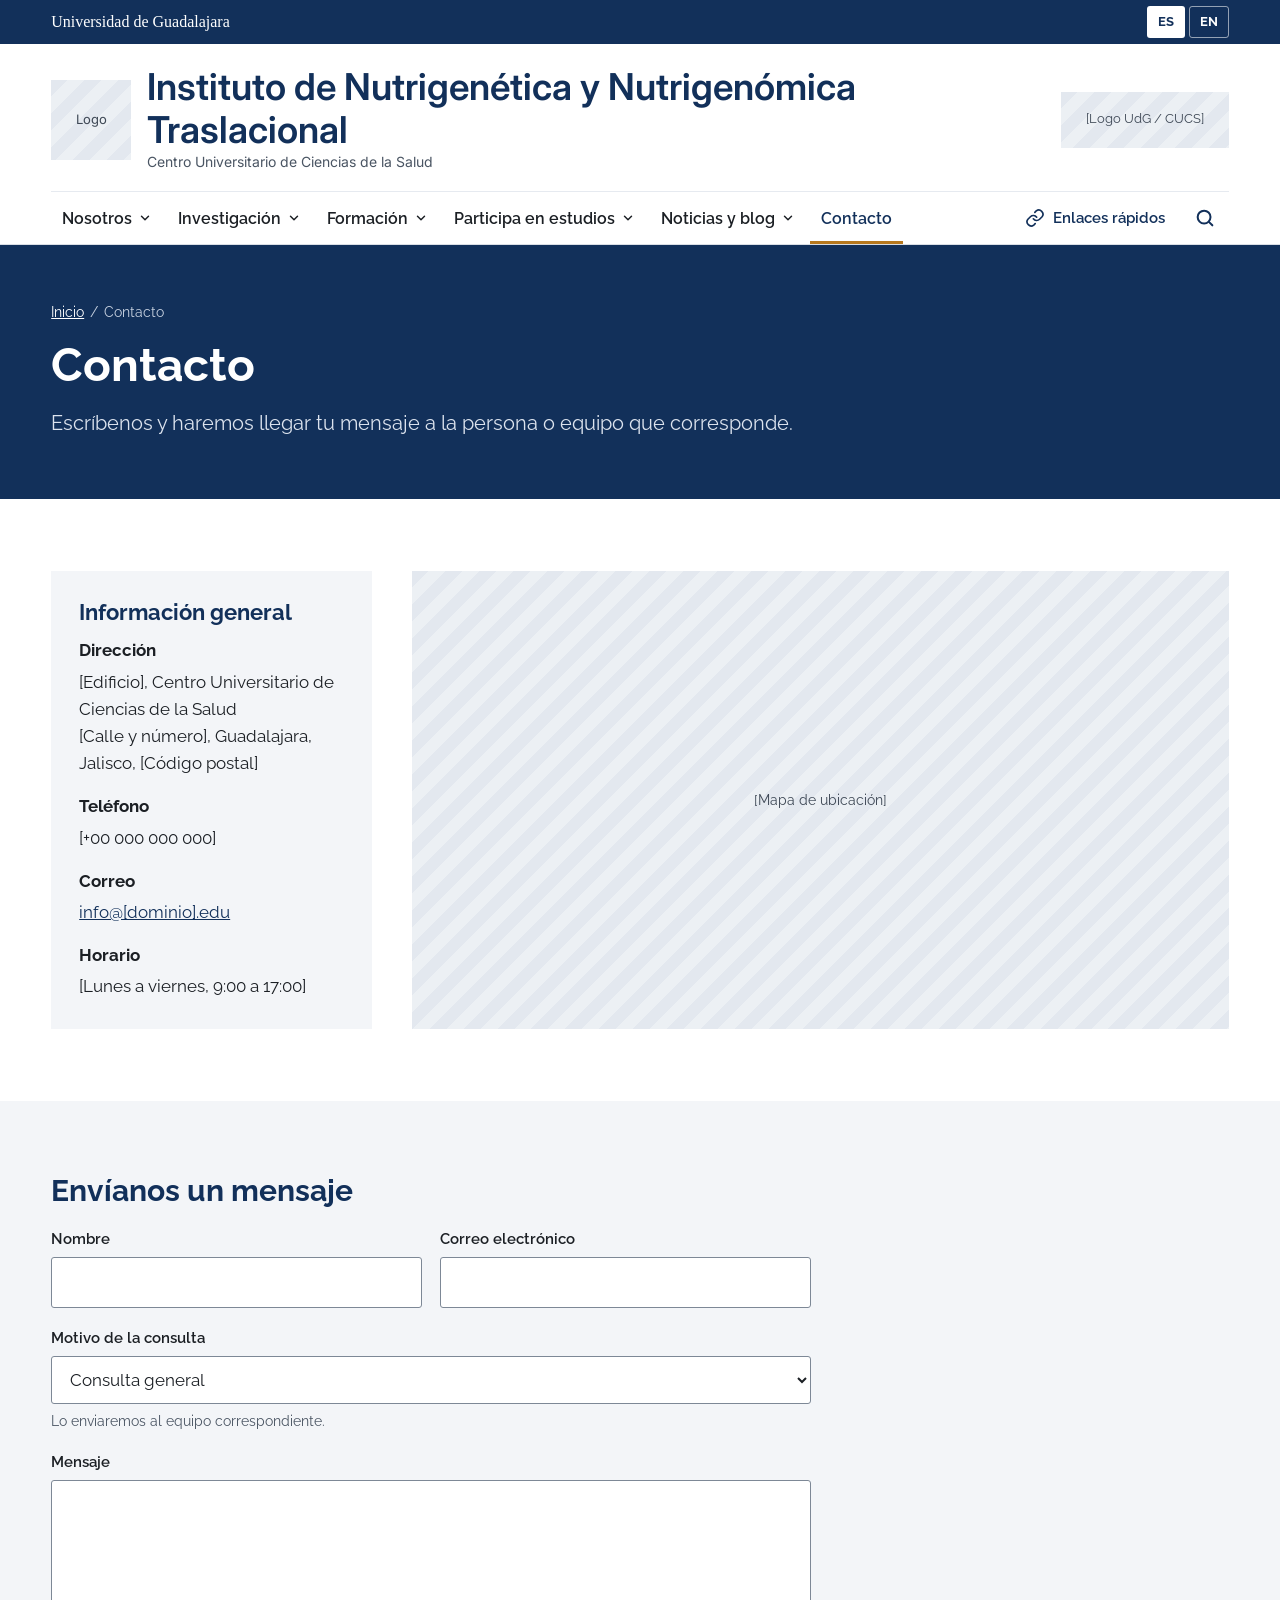
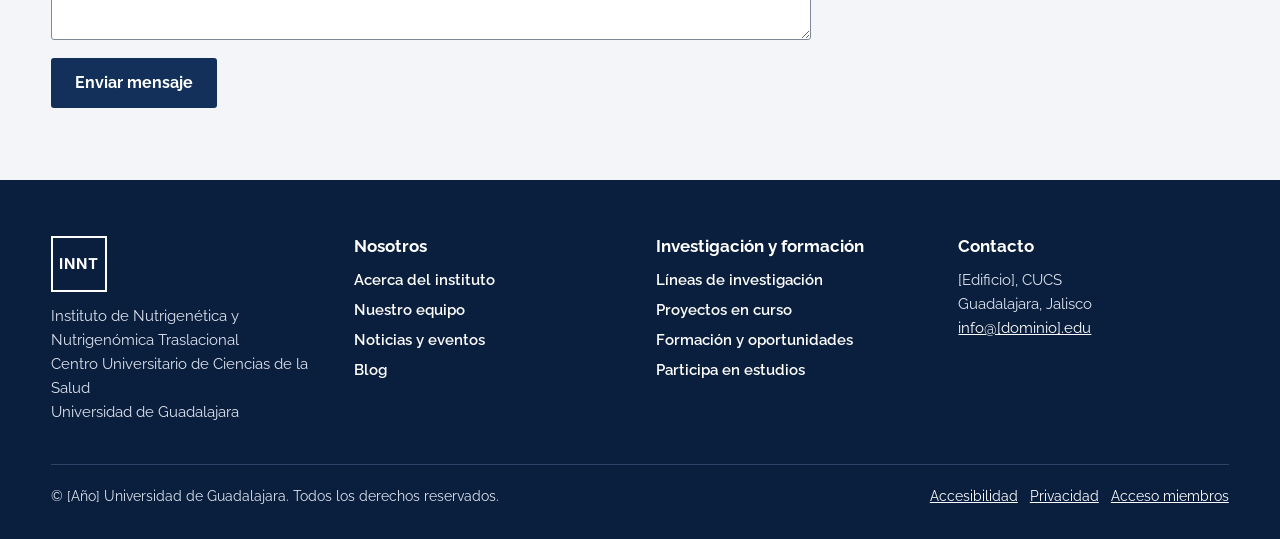
<file: contacto.html>
<!doctype html>
<html lang="es">
<head>
<meta charset="utf-8">
<meta name="viewport" content="width=device-width, initial-scale=1">
<title>Contacto · Instituto de Nutrigenética y Nutrigenómica Traslacional</title>
<meta name="description" content="Datos de contacto y formulario del instituto.">
<link rel="preconnect" href="https://fonts.googleapis.com">
<link rel="preconnect" href="https://fonts.gstatic.com" crossorigin>
<link rel="stylesheet" href="https://fonts.googleapis.com/css2?family=Raleway:ital,wght@0,100..900;1,100..900&amp;family=Inter:ital,opsz,wght@0,14..32,100..900;1,14..32,100..900&amp;display=swap">
<link rel="stylesheet" href="css/styles.css">
<script src="js/main.js" defer></script>
</head>
<body>
<a class="saltar-contenido" href="#contenido">Saltar al contenido</a>

<div class="barra-superior">
  <div class="contenedor barra-superior-contenido">
    <a class="barra-superior-nombre" href="https://www.udg.mx" target="_blank" rel="noopener">Universidad de Guadalajara</a>
    <div class="selector-idioma" role="group" aria-label="Idioma">
      <button type="button" data-lang="es" aria-pressed="true">ES</button>
      <button type="button" data-lang="en" aria-pressed="false">EN</button>
    </div>
  </div>
</div>

<header class="encabezado">
  <div class="contenedor">
    <div class="encabezado-superior">
      <a class="marca" href="index.html">
        <span class="imagen-pendiente imagen-logo imagen-logo-cuadrada" aria-hidden="true">Logo</span>
        <span>
          <span class="marca-nombre">Instituto de Nutrigenética y Nutrigenómica Traslacional</span>
          <span class="marca-subtitulo">Centro Universitario de Ciencias de la Salud</span>
        </span>
      </a>
      <div class="imagen-pendiente imagen-logo">[Logo UdG / CUCS]</div>
    </div>
  </div>
</header>

<div class="barra-fija">
  <div class="contenedor">
    <div class="barra-navegacion">
      <nav aria-label="Principal">
        <button type="button" class="boton-menu" aria-expanded="false" aria-controls="menu-principal"><svg class="icono-menu" viewBox="0 0 24 24" fill="none" stroke="currentColor" stroke-width="2.2" stroke-linecap="round" aria-hidden="true"><path class="icono-menu-abrir" d="M4 7h16M4 12h16M4 17h16"/><path class="icono-menu-cerrar" d="M6 6l12 12M18 6L6 18"/></svg>Menú</button>
        <ul class="menu-principal" id="menu-principal">
    <li class="menu-elemento">
      <button type="button" class="menu-boton" data-dropdown aria-expanded="false" aria-controls="menu-nos">Nosotros<svg class="icono-flecha" viewBox="0 0 24 24" fill="none" stroke="currentColor" stroke-width="2.5" stroke-linecap="round" stroke-linejoin="round" aria-hidden="true"><path d="M6 9l6 6 6-6"/></svg></button>
      <div class="desplegable desplegable-amplio desplegable-dos-columnas" id="menu-nos" hidden>
        <div class="desplegable-columna">
          <span class="desplegable-titulo">El instituto</span>
          <ul>
          <li><a class="desplegable-enlace desplegable-enlace-principal" href="nosotros.html">Presentación</a></li>
          <li><a class="desplegable-enlace" href="nosotros.html#mision">Misión, visión y valores</a></li>
          <li><a class="desplegable-enlace" href="contacto.html">Ubicación y contacto</a></li>
          </ul>
        </div>
        <div class="desplegable-columna">
          <span class="desplegable-titulo">Nuestro equipo</span>
          <ul>
          <li><a class="desplegable-enlace desplegable-enlace-principal" href="equipo.html">Todo el equipo</a></li>
          <li><a class="desplegable-enlace" href="equipo.html?equipo=dir">Dirección</a></li>
          <li><a class="desplegable-enlace" href="equipo.html?equipo=prof">Profesores investigadores</a></li>
          <li><a class="desplegable-enlace" href="equipo.html?equipo=post">Investigadores posdoctorales</a></li>
          <li><a class="desplegable-enlace" href="equipo.html?equipo=est">Estudiantes</a></li>
          <li><a class="desplegable-enlace" href="equipo.html?equipo=tec">Personal técnico y administrativo</a></li>
          </ul>
        </div>
      </div>
    </li>
    <li class="menu-elemento">
      <button type="button" class="menu-boton" data-dropdown aria-expanded="false" aria-controls="menu-inv">Investigación<svg class="icono-flecha" viewBox="0 0 24 24" fill="none" stroke="currentColor" stroke-width="2.5" stroke-linecap="round" stroke-linejoin="round" aria-hidden="true"><path d="M6 9l6 6 6-6"/></svg></button>
      <div class="desplegable desplegable-amplio desplegable-dos-columnas" id="menu-inv" hidden>
        <div class="desplegable-columna">
          <span class="desplegable-titulo">Líneas de investigación</span>
          <ul>
          <li><a class="desplegable-enlace desplegable-enlace-principal" href="investigacion.html">Todas las líneas</a></li>
          <li><a class="desplegable-enlace" href="investigacion.html#area-gf">Genómica funcional</a></li>
          <li><a class="desplegable-enlace" href="investigacion.html#area-epi">Regulación génica y epigenética</a></li>
          <li><a class="desplegable-enlace" href="investigacion.html#area-bio">Bioinformática y genómica computacional</a></li>
          <li><a class="desplegable-enlace" href="investigacion.html#area-enf">Genética de enfermedades humanas</a></li>
          </ul>
        </div>
        <div class="desplegable-columna">
          <span class="desplegable-titulo">Proyectos</span>
          <ul>
          <li><a class="desplegable-enlace desplegable-enlace-principal" href="proyectos.html">Proyectos en curso</a></li>
          <li><a class="desplegable-enlace" href="participa.html">Estudios que buscan participantes</a></li>
          <li><a class="desplegable-enlace" href="contacto.html">Colaboraciones</a></li>
          </ul>
        </div>
      </div>
    </li>
    <li class="menu-elemento">
      <button type="button" class="menu-boton" data-dropdown aria-expanded="false" aria-controls="menu-for">Formación<svg class="icono-flecha" viewBox="0 0 24 24" fill="none" stroke="currentColor" stroke-width="2.5" stroke-linecap="round" stroke-linejoin="round" aria-hidden="true"><path d="M6 9l6 6 6-6"/></svg></button>
      <div class="desplegable desplegable-amplio" id="menu-for" hidden>
        <div class="desplegable-columna">
          <span class="desplegable-titulo">Formación y oportunidades</span>
          <ul>
          <li><a class="desplegable-enlace desplegable-enlace-principal" href="formacion.html">Cómo unirte al instituto</a></li>
          <li><a class="desplegable-enlace" href="formacion.html#posdoc">Estancias posdoctorales</a></li>
          </ul>
        </div>
      </div>
    </li>
    <li class="menu-elemento">
      <button type="button" class="menu-boton" data-dropdown aria-expanded="false" aria-controls="menu-part">Participa en estudios<svg class="icono-flecha" viewBox="0 0 24 24" fill="none" stroke="currentColor" stroke-width="2.5" stroke-linecap="round" stroke-linejoin="round" aria-hidden="true"><path d="M6 9l6 6 6-6"/></svg></button>
      <div class="desplegable desplegable-amplio desplegable-dos-columnas" id="menu-part" hidden>
        <div class="desplegable-columna">
          <span class="desplegable-titulo">Estudios abiertos</span>
          <ul>
          <li><a class="desplegable-enlace" href="participa.html?estudio=estudio-raras">Estudio de familias con enfermedades raras</a></li>
          <li><a class="desplegable-enlace" href="participa.html?estudio=estudio-epi">Epigenoma del envejecimiento</a></li>
          </ul>
        </div>
        <div class="desplegable-columna">
          <span class="desplegable-titulo">Antes de participar</span>
          <ul>
          <li><a class="desplegable-enlace" href="participa.html#como-funciona">Cómo funciona la participación</a></li>
          <li><a class="desplegable-enlace" href="contacto.html">Hablar con coordinación de estudios</a></li>
          </ul>
        </div>
      </div>
    </li>
    <li class="menu-elemento">
      <button type="button" class="menu-boton" data-dropdown aria-expanded="false" aria-controls="menu-not">Noticias y blog<svg class="icono-flecha" viewBox="0 0 24 24" fill="none" stroke="currentColor" stroke-width="2.5" stroke-linecap="round" stroke-linejoin="round" aria-hidden="true"><path d="M6 9l6 6 6-6"/></svg></button>
      <div class="desplegable desplegable-amplio desplegable-dos-columnas" id="menu-not" hidden>
        <div class="desplegable-columna">
          <span class="desplegable-titulo">Noticias y eventos</span>
          <ul>
          <li><a class="desplegable-enlace desplegable-enlace-principal" href="noticias.html">Todas las noticias</a></li>
          <li><a class="desplegable-enlace" href="noticias.html?tema=evento">Seminarios y eventos</a></li>
          <li><a class="desplegable-enlace" href="noticias.html?tema=convocatoria">Convocatorias</a></li>
          <li><a class="desplegable-enlace" href="noticias.html?tema=publicacion">Publicaciones recientes</a></li>
          </ul>
        </div>
        <div class="desplegable-columna">
          <span class="desplegable-titulo">Blog</span>
          <ul>
          <li><a class="desplegable-enlace desplegable-enlace-principal" href="blog.html">Todas las entradas</a></li>
          <li><a class="desplegable-enlace" href="blog.html?tema=divulgacion">Divulgación</a></li>
          <li><a class="desplegable-enlace" href="blog.html?tema=nutricion-genes">Nutrición y genes</a></li>
          <li><a class="desplegable-enlace" href="blog.html?tema=detras">Detrás de la investigación</a></li>
          </ul>
        </div>
      </div>
    </li>
    <li class="menu-elemento"><a class="menu-boton" href="contacto.html" aria-current="page">Contacto</a></li>
        </ul>
      </nav>
      <div class="herramientas">
        <div class="menu-elemento">
          <button type="button" class="boton-icono" data-dropdown aria-expanded="false" aria-controls="menu-rapidos"><svg width="20" height="20" viewBox="0 0 24 24" fill="none" stroke="currentColor" stroke-width="2" stroke-linecap="round" stroke-linejoin="round" aria-hidden="true"><path d="M10 13a5 5 0 0 0 7.5.5l3-3a5 5 0 0 0-7-7l-1.7 1.7"/><path d="M14 11a5 5 0 0 0-7.5-.5l-3 3a5 5 0 0 0 7 7l1.7-1.7"/></svg><span class="boton-icono-texto">Enlaces rápidos</span></button>
          <ul class="desplegable desplegable-derecha" id="menu-rapidos" hidden>
            <li><a class="desplegable-enlace" href="participa.html">Estudios abiertos a voluntarios</a></li>
            <li><a class="desplegable-enlace" href="formacion.html">Convocatorias y plazas</a></li>
            <li><a class="desplegable-enlace" href="equipo.html">Directorio del equipo</a></li>
            <li><a class="desplegable-enlace" href="blog.html">Blog</a></li>
            <li><a class="desplegable-enlace" href="contacto.html">Contacto</a></li>
            <li class="desplegable-separador" role="separator"></li>
            <li><a class="desplegable-enlace" href="https://www.udg.mx" target="_blank" rel="noopener">Universidad de Guadalajara<span class="desplegable-descripcion">udg.mx</span></a></li>
            <li><a class="desplegable-enlace" href="https://www.cucs.udg.mx" target="_blank" rel="noopener">Centro Universitario de Ciencias de la Salud<span class="desplegable-descripcion">cucs.udg.mx</span></a></li>
          </ul>
        </div>
        <button type="button" class="boton-icono" data-search-toggle aria-expanded="false" aria-controls="buscador" aria-label="Buscar en el sitio"><svg width="22" height="22" viewBox="0 0 24 24" fill="none" stroke="currentColor" stroke-width="2.2" stroke-linecap="round" stroke-linejoin="round" aria-hidden="true"><circle cx="11" cy="11" r="7"/><path d="M20 20l-3.5-3.5"/></svg></button>
      </div>
    </div>
  </div>
  <search class="buscador" id="buscador" hidden>
    <form class="contenedor buscador-contenido" action="#" data-demo>
      <div class="campo">
        <label for="buscar">Buscar en el sitio</label>
        <input id="buscar" type="search" name="q" placeholder="Proyectos, personas, noticias…">
      </div>
      <button type="submit" class="boton boton-primario">Buscar</button>
    </form>
  </search>
</div>

<main id="contenido">
<header class="encabezado-pagina">
  <div class="contenedor">
    <nav class="migas" aria-label="Ruta de navegación">
      <ol>
        <li><a href="index.html">Inicio</a></li>
        <li><span aria-current="page">Contacto</span></li>
      </ol>
    </nav>
    <h1>Contacto</h1>
    <p>Escríbenos y haremos llegar tu mensaje a la persona o equipo que corresponde.</p>
  </div>
</header>

<section class="seccion">
  <div class="contenedor contacto">
    <section class="tarjeta tarjeta-plana" aria-labelledby="h-info">
      <h2 id="h-info" class="titulo-tarjeta">Información general</h2>
      <address>
        <dl class="datos-contacto">
          <dt>Dirección</dt>
          <dd>[Edificio], Centro Universitario de Ciencias de la Salud<br>[Calle y número], Guadalajara, Jalisco, [Código postal]</dd>
          <dt>Teléfono</dt>
          <dd>[+00 000 000 000]</dd>
          <dt>Correo</dt>
          <dd><a href="mailto:info@[dominio].edu">info@[dominio].edu</a></dd>
          <dt>Horario</dt>
          <dd>[Lunes a viernes, 9:00 a 17:00]</dd>
        </dl>
      </address>
    </section>
    <div class="imagen-pendiente imagen-mapa">[Mapa de ubicación]</div>
  </div>
</section>

<section class="seccion seccion-alterna">
  <div class="contenedor">
    <form class="formulario formulario-estrecho" action="#" data-demo aria-labelledby="h-mensaje">
      <h2 id="h-mensaje" class="titulo-subseccion">Envíanos un mensaje</h2>
      <div class="rejilla-formulario">
        <div class="campo"><label for="c-nombre">Nombre</label><input id="c-nombre" name="nombre" type="text" autocomplete="name" required></div>
        <div class="campo"><label for="c-correo">Correo electrónico</label><input id="c-correo" name="correo" type="email" autocomplete="email" required></div>
      </div>
      <div class="campo">
        <label for="c-tema">Motivo de la consulta</label>
        <select id="c-tema" name="tema" aria-describedby="c-tema-ayuda">
          <option>Consulta general</option>
          <option>Estancias posdoctorales</option>
          <option>Participación en estudios</option>
          <option>Colaboraciones y servicios</option>
          <option>Prensa y comunicación</option>
        </select>
        <span class="nota" id="c-tema-ayuda">Lo enviaremos al equipo correspondiente.</span>
      </div>
      <div class="campo"><label for="c-msg">Mensaje</label><textarea id="c-msg" name="mensaje" rows="5" required></textarea></div>
      <p class="mensaje-exito" role="status" tabindex="-1" hidden>Mensaje enviado. Te responderemos lo antes posible.</p>
      <div><button type="submit" class="boton boton-primario">Enviar mensaje</button></div>
    </form>
  </div>
</section>
</main>

<footer class="pie">
  <div class="contenedor apilado-enorme">
    <div class="pie-columnas">
      <div class="apilado">
        <span class="logotipo logotipo-claro" aria-hidden="true">INNT</span>
        <p>Instituto de Nutrigenética y Nutrigenómica Traslacional<br>Centro Universitario de Ciencias de la Salud<br>Universidad de Guadalajara</p>
      </div>
      <nav aria-labelledby="pie-nosotros">
        <h2 id="pie-nosotros">Nosotros</h2>
        <ul class="pie-enlaces">
          <li><a href="nosotros.html">Acerca del instituto</a></li>
          <li><a href="equipo.html">Nuestro equipo</a></li>
          <li><a href="noticias.html">Noticias y eventos</a></li>
          <li><a href="blog.html">Blog</a></li>
        </ul>
      </nav>
      <nav aria-labelledby="pie-investigacion">
        <h2 id="pie-investigacion">Investigación y formación</h2>
        <ul class="pie-enlaces">
          <li><a href="investigacion.html">Líneas de investigación</a></li>
          <li><a href="proyectos.html">Proyectos en curso</a></li>
          <li><a href="formacion.html">Formación y oportunidades</a></li>
          <li><a href="participa.html">Participa en estudios</a></li>
        </ul>
      </nav>
      <div>
        <h2>Contacto</h2>
        <address>[Edificio], CUCS<br>Guadalajara, Jalisco<br><a href="mailto:info@[dominio].edu">info@[dominio].edu</a></address>
      </div>
    </div>
    <div class="pie-inferior">
      <p>© [Año] Universidad de Guadalajara. Todos los derechos reservados.</p>
      <nav aria-label="Avisos del sitio">
        <ul class="fila lista-limpia">
          <li><a href="#accesibilidad">Accesibilidad</a></li>
          <li><a href="#privacidad">Privacidad</a></li>
          <li><a href="#acceso">Acceso miembros</a></li>
        </ul>
      </nav>
    </div>
  </div>
</footer>
</body>
</html>
</file>
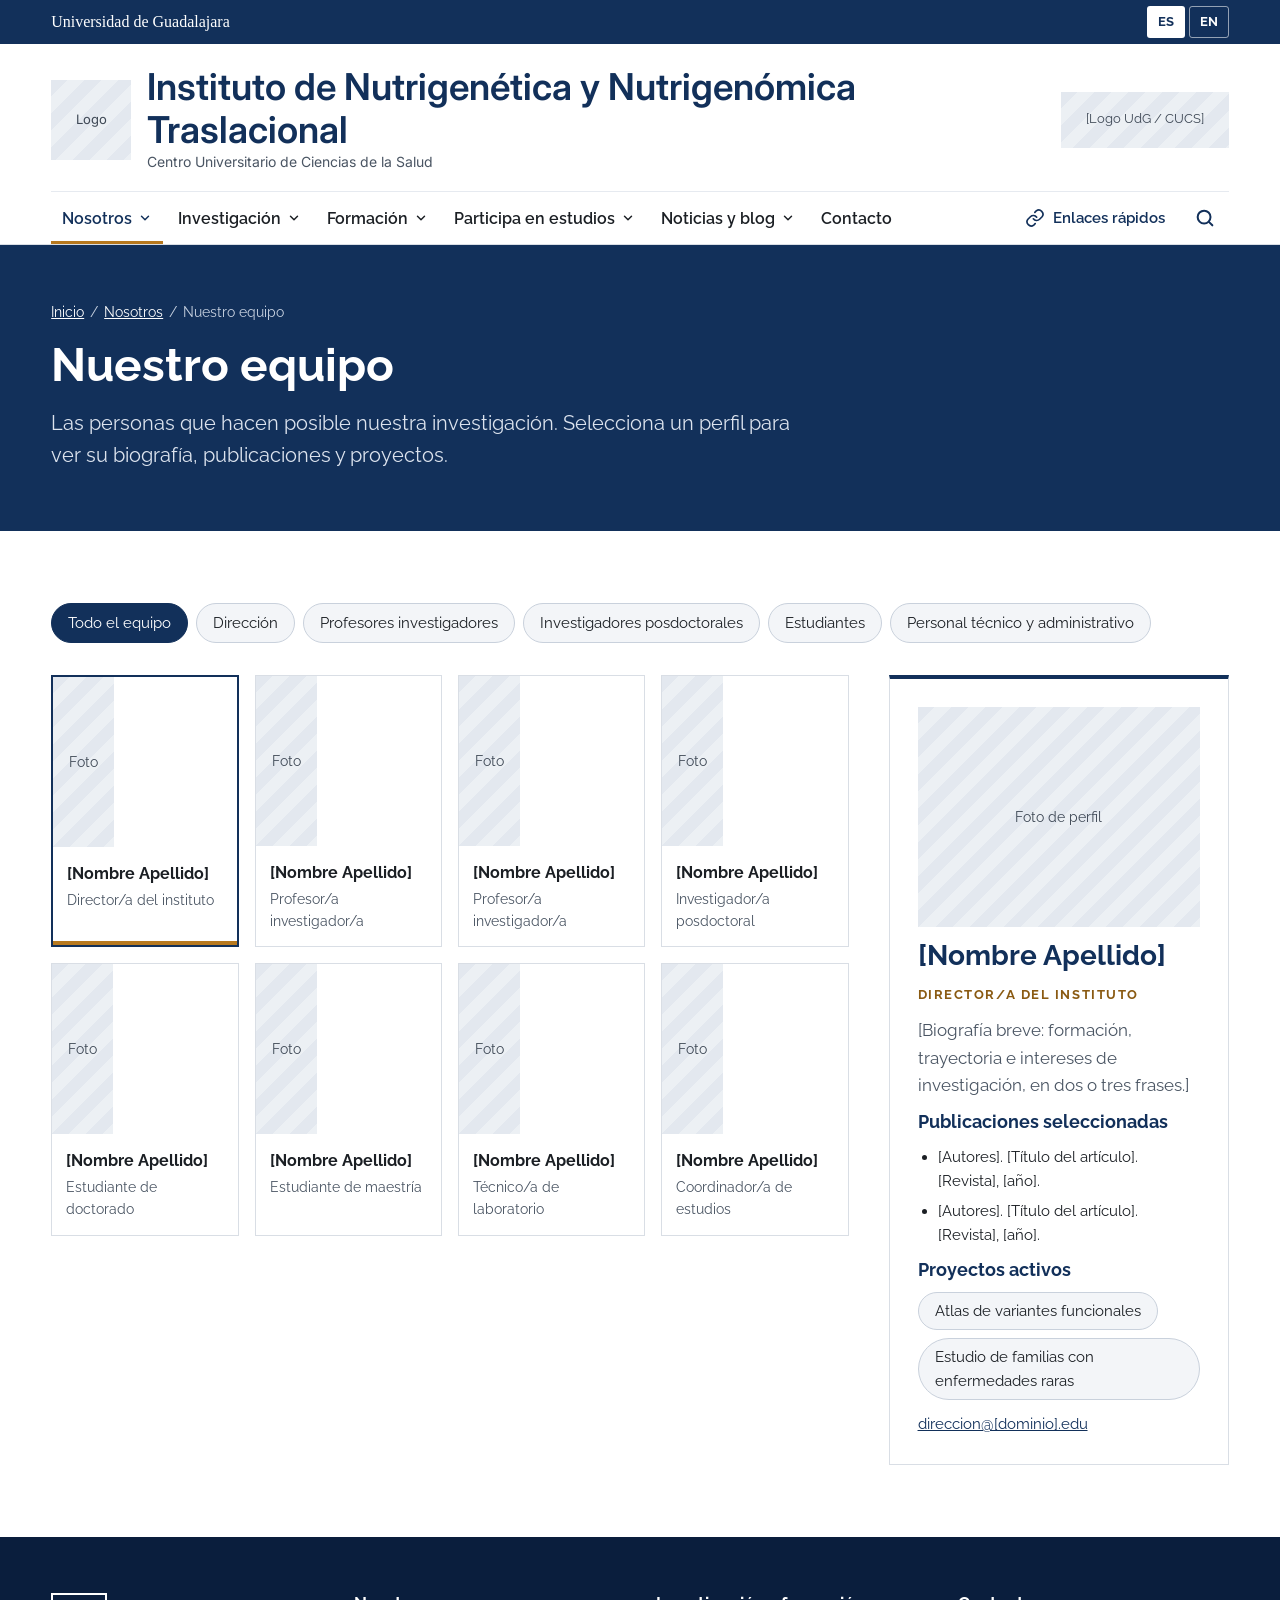
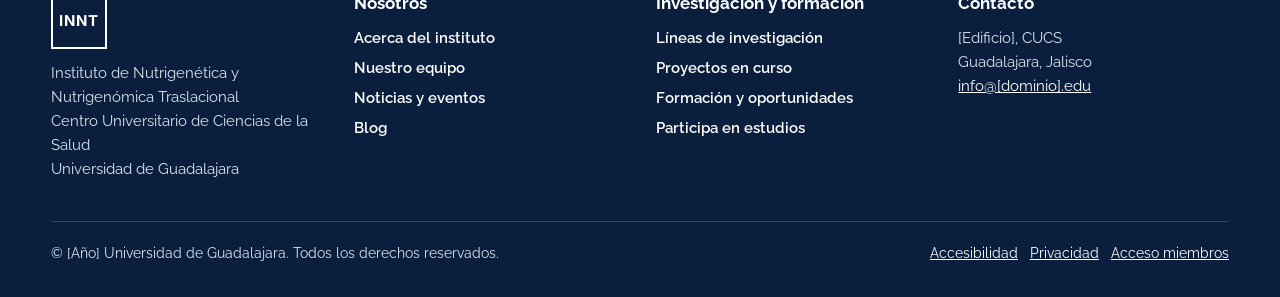
<file: equipo.html>
<!doctype html>
<html lang="es">
<head>
<meta charset="utf-8">
<meta name="viewport" content="width=device-width, initial-scale=1">
<title>Nuestro equipo · Instituto de Nutrigenética y Nutrigenómica Traslacional</title>
<meta name="description" content="Perfiles del equipo del instituto: biografía, publicaciones y proyectos.">
<link rel="preconnect" href="https://fonts.googleapis.com">
<link rel="preconnect" href="https://fonts.gstatic.com" crossorigin>
<link rel="stylesheet" href="https://fonts.googleapis.com/css2?family=Raleway:ital,wght@0,100..900;1,100..900&amp;family=Inter:ital,opsz,wght@0,14..32,100..900;1,14..32,100..900&amp;display=swap">
<link rel="stylesheet" href="css/styles.css">
<script src="js/main.js" defer></script>
</head>
<body>
<a class="saltar-contenido" href="#contenido">Saltar al contenido</a>

<div class="barra-superior">
  <div class="contenedor barra-superior-contenido">
    <a class="barra-superior-nombre" href="https://www.udg.mx" target="_blank" rel="noopener">Universidad de Guadalajara</a>
    <div class="selector-idioma" role="group" aria-label="Idioma">
      <button type="button" data-lang="es" aria-pressed="true">ES</button>
      <button type="button" data-lang="en" aria-pressed="false">EN</button>
    </div>
  </div>
</div>

<header class="encabezado">
  <div class="contenedor">
    <div class="encabezado-superior">
      <a class="marca" href="index.html">
        <span class="imagen-pendiente imagen-logo imagen-logo-cuadrada" aria-hidden="true">Logo</span>
        <span>
          <span class="marca-nombre">Instituto de Nutrigenética y Nutrigenómica Traslacional</span>
          <span class="marca-subtitulo">Centro Universitario de Ciencias de la Salud</span>
        </span>
      </a>
      <div class="imagen-pendiente imagen-logo">[Logo UdG / CUCS]</div>
    </div>
  </div>
</header>

<div class="barra-fija">
  <div class="contenedor">
    <div class="barra-navegacion">
      <nav aria-label="Principal">
        <button type="button" class="boton-menu" aria-expanded="false" aria-controls="menu-principal"><svg class="icono-menu" viewBox="0 0 24 24" fill="none" stroke="currentColor" stroke-width="2.2" stroke-linecap="round" aria-hidden="true"><path class="icono-menu-abrir" d="M4 7h16M4 12h16M4 17h16"/><path class="icono-menu-cerrar" d="M6 6l12 12M18 6L6 18"/></svg>Menú</button>
        <ul class="menu-principal" id="menu-principal">
    <li class="menu-elemento">
      <button type="button" class="menu-boton" data-dropdown aria-expanded="false" aria-controls="menu-nos" aria-current="page">Nosotros<svg class="icono-flecha" viewBox="0 0 24 24" fill="none" stroke="currentColor" stroke-width="2.5" stroke-linecap="round" stroke-linejoin="round" aria-hidden="true"><path d="M6 9l6 6 6-6"/></svg></button>
      <div class="desplegable desplegable-amplio desplegable-dos-columnas" id="menu-nos" hidden>
        <div class="desplegable-columna">
          <span class="desplegable-titulo">El instituto</span>
          <ul>
          <li><a class="desplegable-enlace desplegable-enlace-principal" href="nosotros.html">Presentación</a></li>
          <li><a class="desplegable-enlace" href="nosotros.html#mision">Misión, visión y valores</a></li>
          <li><a class="desplegable-enlace" href="contacto.html">Ubicación y contacto</a></li>
          </ul>
        </div>
        <div class="desplegable-columna">
          <span class="desplegable-titulo">Nuestro equipo</span>
          <ul>
          <li><a class="desplegable-enlace desplegable-enlace-principal" href="equipo.html">Todo el equipo</a></li>
          <li><a class="desplegable-enlace" href="equipo.html?equipo=dir">Dirección</a></li>
          <li><a class="desplegable-enlace" href="equipo.html?equipo=prof">Profesores investigadores</a></li>
          <li><a class="desplegable-enlace" href="equipo.html?equipo=post">Investigadores posdoctorales</a></li>
          <li><a class="desplegable-enlace" href="equipo.html?equipo=est">Estudiantes</a></li>
          <li><a class="desplegable-enlace" href="equipo.html?equipo=tec">Personal técnico y administrativo</a></li>
          </ul>
        </div>
      </div>
    </li>
    <li class="menu-elemento">
      <button type="button" class="menu-boton" data-dropdown aria-expanded="false" aria-controls="menu-inv">Investigación<svg class="icono-flecha" viewBox="0 0 24 24" fill="none" stroke="currentColor" stroke-width="2.5" stroke-linecap="round" stroke-linejoin="round" aria-hidden="true"><path d="M6 9l6 6 6-6"/></svg></button>
      <div class="desplegable desplegable-amplio desplegable-dos-columnas" id="menu-inv" hidden>
        <div class="desplegable-columna">
          <span class="desplegable-titulo">Líneas de investigación</span>
          <ul>
          <li><a class="desplegable-enlace desplegable-enlace-principal" href="investigacion.html">Todas las líneas</a></li>
          <li><a class="desplegable-enlace" href="investigacion.html#area-gf">Genómica funcional</a></li>
          <li><a class="desplegable-enlace" href="investigacion.html#area-epi">Regulación génica y epigenética</a></li>
          <li><a class="desplegable-enlace" href="investigacion.html#area-bio">Bioinformática y genómica computacional</a></li>
          <li><a class="desplegable-enlace" href="investigacion.html#area-enf">Genética de enfermedades humanas</a></li>
          </ul>
        </div>
        <div class="desplegable-columna">
          <span class="desplegable-titulo">Proyectos</span>
          <ul>
          <li><a class="desplegable-enlace desplegable-enlace-principal" href="proyectos.html">Proyectos en curso</a></li>
          <li><a class="desplegable-enlace" href="participa.html">Estudios que buscan participantes</a></li>
          <li><a class="desplegable-enlace" href="contacto.html">Colaboraciones</a></li>
          </ul>
        </div>
      </div>
    </li>
    <li class="menu-elemento">
      <button type="button" class="menu-boton" data-dropdown aria-expanded="false" aria-controls="menu-for">Formación<svg class="icono-flecha" viewBox="0 0 24 24" fill="none" stroke="currentColor" stroke-width="2.5" stroke-linecap="round" stroke-linejoin="round" aria-hidden="true"><path d="M6 9l6 6 6-6"/></svg></button>
      <div class="desplegable desplegable-amplio" id="menu-for" hidden>
        <div class="desplegable-columna">
          <span class="desplegable-titulo">Formación y oportunidades</span>
          <ul>
          <li><a class="desplegable-enlace desplegable-enlace-principal" href="formacion.html">Cómo unirte al instituto</a></li>
          <li><a class="desplegable-enlace" href="formacion.html#posdoc">Estancias posdoctorales</a></li>
          </ul>
        </div>
      </div>
    </li>
    <li class="menu-elemento">
      <button type="button" class="menu-boton" data-dropdown aria-expanded="false" aria-controls="menu-part">Participa en estudios<svg class="icono-flecha" viewBox="0 0 24 24" fill="none" stroke="currentColor" stroke-width="2.5" stroke-linecap="round" stroke-linejoin="round" aria-hidden="true"><path d="M6 9l6 6 6-6"/></svg></button>
      <div class="desplegable desplegable-amplio desplegable-dos-columnas" id="menu-part" hidden>
        <div class="desplegable-columna">
          <span class="desplegable-titulo">Estudios abiertos</span>
          <ul>
          <li><a class="desplegable-enlace" href="participa.html?estudio=estudio-raras">Estudio de familias con enfermedades raras</a></li>
          <li><a class="desplegable-enlace" href="participa.html?estudio=estudio-epi">Epigenoma del envejecimiento</a></li>
          </ul>
        </div>
        <div class="desplegable-columna">
          <span class="desplegable-titulo">Antes de participar</span>
          <ul>
          <li><a class="desplegable-enlace" href="participa.html#como-funciona">Cómo funciona la participación</a></li>
          <li><a class="desplegable-enlace" href="contacto.html">Hablar con coordinación de estudios</a></li>
          </ul>
        </div>
      </div>
    </li>
    <li class="menu-elemento">
      <button type="button" class="menu-boton" data-dropdown aria-expanded="false" aria-controls="menu-not">Noticias y blog<svg class="icono-flecha" viewBox="0 0 24 24" fill="none" stroke="currentColor" stroke-width="2.5" stroke-linecap="round" stroke-linejoin="round" aria-hidden="true"><path d="M6 9l6 6 6-6"/></svg></button>
      <div class="desplegable desplegable-amplio desplegable-dos-columnas" id="menu-not" hidden>
        <div class="desplegable-columna">
          <span class="desplegable-titulo">Noticias y eventos</span>
          <ul>
          <li><a class="desplegable-enlace desplegable-enlace-principal" href="noticias.html">Todas las noticias</a></li>
          <li><a class="desplegable-enlace" href="noticias.html?tema=evento">Seminarios y eventos</a></li>
          <li><a class="desplegable-enlace" href="noticias.html?tema=convocatoria">Convocatorias</a></li>
          <li><a class="desplegable-enlace" href="noticias.html?tema=publicacion">Publicaciones recientes</a></li>
          </ul>
        </div>
        <div class="desplegable-columna">
          <span class="desplegable-titulo">Blog</span>
          <ul>
          <li><a class="desplegable-enlace desplegable-enlace-principal" href="blog.html">Todas las entradas</a></li>
          <li><a class="desplegable-enlace" href="blog.html?tema=divulgacion">Divulgación</a></li>
          <li><a class="desplegable-enlace" href="blog.html?tema=nutricion-genes">Nutrición y genes</a></li>
          <li><a class="desplegable-enlace" href="blog.html?tema=detras">Detrás de la investigación</a></li>
          </ul>
        </div>
      </div>
    </li>
    <li class="menu-elemento"><a class="menu-boton" href="contacto.html">Contacto</a></li>
        </ul>
      </nav>
      <div class="herramientas">
        <div class="menu-elemento">
          <button type="button" class="boton-icono" data-dropdown aria-expanded="false" aria-controls="menu-rapidos"><svg width="20" height="20" viewBox="0 0 24 24" fill="none" stroke="currentColor" stroke-width="2" stroke-linecap="round" stroke-linejoin="round" aria-hidden="true"><path d="M10 13a5 5 0 0 0 7.5.5l3-3a5 5 0 0 0-7-7l-1.7 1.7"/><path d="M14 11a5 5 0 0 0-7.5-.5l-3 3a5 5 0 0 0 7 7l1.7-1.7"/></svg><span class="boton-icono-texto">Enlaces rápidos</span></button>
          <ul class="desplegable desplegable-derecha" id="menu-rapidos" hidden>
            <li><a class="desplegable-enlace" href="participa.html">Estudios abiertos a voluntarios</a></li>
            <li><a class="desplegable-enlace" href="formacion.html">Convocatorias y plazas</a></li>
            <li><a class="desplegable-enlace" href="equipo.html">Directorio del equipo</a></li>
            <li><a class="desplegable-enlace" href="blog.html">Blog</a></li>
            <li><a class="desplegable-enlace" href="contacto.html">Contacto</a></li>
            <li class="desplegable-separador" role="separator"></li>
            <li><a class="desplegable-enlace" href="https://www.udg.mx" target="_blank" rel="noopener">Universidad de Guadalajara<span class="desplegable-descripcion">udg.mx</span></a></li>
            <li><a class="desplegable-enlace" href="https://www.cucs.udg.mx" target="_blank" rel="noopener">Centro Universitario de Ciencias de la Salud<span class="desplegable-descripcion">cucs.udg.mx</span></a></li>
          </ul>
        </div>
        <button type="button" class="boton-icono" data-search-toggle aria-expanded="false" aria-controls="buscador" aria-label="Buscar en el sitio"><svg width="22" height="22" viewBox="0 0 24 24" fill="none" stroke="currentColor" stroke-width="2.2" stroke-linecap="round" stroke-linejoin="round" aria-hidden="true"><circle cx="11" cy="11" r="7"/><path d="M20 20l-3.5-3.5"/></svg></button>
      </div>
    </div>
  </div>
  <search class="buscador" id="buscador" hidden>
    <form class="contenedor buscador-contenido" action="#" data-demo>
      <div class="campo">
        <label for="buscar">Buscar en el sitio</label>
        <input id="buscar" type="search" name="q" placeholder="Proyectos, personas, noticias…">
      </div>
      <button type="submit" class="boton boton-primario">Buscar</button>
    </form>
  </search>
</div>

<main id="contenido">
<header class="encabezado-pagina">
  <div class="contenedor">
    <nav class="migas" aria-label="Ruta de navegación">
      <ol>
        <li><a href="index.html">Inicio</a></li>
        <li><a href="nosotros.html">Nosotros</a></li>
        <li><span aria-current="page">Nuestro equipo</span></li>
      </ol>
    </nav>
    <h1>Nuestro equipo</h1>
    <p>Las personas que hacen posible nuestra investigación. Selecciona un perfil para ver su biografía, publicaciones y proyectos.</p>
  </div>
</header>

<section class="seccion">
  <div class="contenedor apilado-muy-grande">
    <div class="fila-compacta" data-filter-group="equipo" role="group" aria-label="Filtrar por categoría">
      <button type="button" class="etiqueta" data-filter="todos" aria-pressed="true">Todo el equipo</button>
      <button type="button" class="etiqueta" data-filter="dir" aria-pressed="false">Dirección</button>
      <button type="button" class="etiqueta" data-filter="prof" aria-pressed="false">Profesores investigadores</button>
      <button type="button" class="etiqueta" data-filter="post" aria-pressed="false">Investigadores posdoctorales</button>
      <button type="button" class="etiqueta" data-filter="est" aria-pressed="false">Estudiantes</button>
      <button type="button" class="etiqueta" data-filter="tec" aria-pressed="false">Personal técnico y administrativo</button>
    </div>
    <div class="con-lateral">
      <div class="columna-principal rejilla-equipo" data-select-group="perfil">
        <button type="button" class="tarjeta-seleccion" data-select="perfil-1" aria-pressed="true" data-filter-item="equipo" data-cat="dir">
          <span class="imagen-pendiente imagen-chica">Foto</span>
          <span class="tarjeta-seleccion-cuerpo">
            <span class="tarjeta-seleccion-nombre">[Nombre Apellido]</span>
            <span class="nota">Director/a del instituto</span>
          </span>
        </button>
        <button type="button" class="tarjeta-seleccion" data-select="perfil-2" aria-pressed="false" data-filter-item="equipo" data-cat="prof">
          <span class="imagen-pendiente imagen-chica">Foto</span>
          <span class="tarjeta-seleccion-cuerpo">
            <span class="tarjeta-seleccion-nombre">[Nombre Apellido]</span>
            <span class="nota">Profesor/a investigador/a</span>
          </span>
        </button>
        <button type="button" class="tarjeta-seleccion" data-select="perfil-3" aria-pressed="false" data-filter-item="equipo" data-cat="prof">
          <span class="imagen-pendiente imagen-chica">Foto</span>
          <span class="tarjeta-seleccion-cuerpo">
            <span class="tarjeta-seleccion-nombre">[Nombre Apellido]</span>
            <span class="nota">Profesor/a investigador/a</span>
          </span>
        </button>
        <button type="button" class="tarjeta-seleccion" data-select="perfil-4" aria-pressed="false" data-filter-item="equipo" data-cat="post">
          <span class="imagen-pendiente imagen-chica">Foto</span>
          <span class="tarjeta-seleccion-cuerpo">
            <span class="tarjeta-seleccion-nombre">[Nombre Apellido]</span>
            <span class="nota">Investigador/a posdoctoral</span>
          </span>
        </button>
        <button type="button" class="tarjeta-seleccion" data-select="perfil-5" aria-pressed="false" data-filter-item="equipo" data-cat="est">
          <span class="imagen-pendiente imagen-chica">Foto</span>
          <span class="tarjeta-seleccion-cuerpo">
            <span class="tarjeta-seleccion-nombre">[Nombre Apellido]</span>
            <span class="nota">Estudiante de doctorado</span>
          </span>
        </button>
        <button type="button" class="tarjeta-seleccion" data-select="perfil-6" aria-pressed="false" data-filter-item="equipo" data-cat="est">
          <span class="imagen-pendiente imagen-chica">Foto</span>
          <span class="tarjeta-seleccion-cuerpo">
            <span class="tarjeta-seleccion-nombre">[Nombre Apellido]</span>
            <span class="nota">Estudiante de maestría</span>
          </span>
        </button>
        <button type="button" class="tarjeta-seleccion" data-select="perfil-7" aria-pressed="false" data-filter-item="equipo" data-cat="tec">
          <span class="imagen-pendiente imagen-chica">Foto</span>
          <span class="tarjeta-seleccion-cuerpo">
            <span class="tarjeta-seleccion-nombre">[Nombre Apellido]</span>
            <span class="nota">Técnico/a de laboratorio</span>
          </span>
        </button>
        <button type="button" class="tarjeta-seleccion" data-select="perfil-8" aria-pressed="false" data-filter-item="equipo" data-cat="tec">
          <span class="imagen-pendiente imagen-chica">Foto</span>
          <span class="tarjeta-seleccion-cuerpo">
            <span class="tarjeta-seleccion-nombre">[Nombre Apellido]</span>
            <span class="nota">Coordinador/a de estudios</span>
          </span>
        </button>
      </div>
      <div class="columna-lateral">
    <article class="tarjeta perfil" id="perfil-1" data-panel="perfil" aria-labelledby="perfil-1-nombre"None>
      <div class="imagen-pendiente imagen-mediana">Foto de perfil</div>
      <h2 id="perfil-1-nombre">[Nombre Apellido]</h2>
      <p class="antetitulo">Director/a del instituto</p>
      <p class="texto-suave">[Biografía breve: formación, trayectoria e intereses de investigación, en dos o tres frases.]</p>
      <h3 class="titulo-chico">Publicaciones seleccionadas</h3>
      <ul class="lista texto-chico">
        <li>[Autores]. [Título del artículo]. [Revista], [año].</li>
        <li>[Autores]. [Título del artículo]. [Revista], [año].</li>
      </ul>
      <h3 class="titulo-chico">Proyectos activos</h3>
      <div class="fila-compacta">
        <span class="etiqueta etiqueta-fija">Atlas de variantes funcionales</span>
        <span class="etiqueta etiqueta-fija">Estudio de familias con enfermedades raras</span>
      </div>
      <a class="texto-chico" href="mailto:direccion@[dominio].edu">direccion@[dominio].edu</a>
    </article>
    <article class="tarjeta perfil" id="perfil-2" data-panel="perfil" aria-labelledby="perfil-2-nombre" hidden>
      <div class="imagen-pendiente imagen-mediana">Foto de perfil</div>
      <h2 id="perfil-2-nombre">[Nombre Apellido]</h2>
      <p class="antetitulo">Profesor/a investigador/a</p>
      <p class="texto-suave">[Biografía breve: formación, trayectoria e intereses de investigación, en dos o tres frases.]</p>
      <h3 class="titulo-chico">Publicaciones seleccionadas</h3>
      <ul class="lista texto-chico">
        <li>[Autores]. [Título del artículo]. [Revista], [año].</li>
        <li>[Autores]. [Título del artículo]. [Revista], [año].</li>
      </ul>
      <h3 class="titulo-chico">Proyectos activos</h3>
      <div class="fila-compacta">
        <span class="etiqueta etiqueta-fija">Epigenoma del envejecimiento</span>
      </div>
      <a class="texto-chico" href="mailto:[usuario]@[dominio].edu">[usuario]@[dominio].edu</a>
    </article>
    <article class="tarjeta perfil" id="perfil-3" data-panel="perfil" aria-labelledby="perfil-3-nombre" hidden>
      <div class="imagen-pendiente imagen-mediana">Foto de perfil</div>
      <h2 id="perfil-3-nombre">[Nombre Apellido]</h2>
      <p class="antetitulo">Profesor/a investigador/a</p>
      <p class="texto-suave">[Biografía breve: formación, trayectoria e intereses de investigación, en dos o tres frases.]</p>
      <h3 class="titulo-chico">Publicaciones seleccionadas</h3>
      <ul class="lista texto-chico">
        <li>[Autores]. [Título del artículo]. [Revista], [año].</li>
        <li>[Autores]. [Título del artículo]. [Revista], [año].</li>
      </ul>
      <h3 class="titulo-chico">Proyectos activos</h3>
      <div class="fila-compacta">
        <span class="etiqueta etiqueta-fija">Plataforma abierta de análisis genómico</span>
      </div>
      <a class="texto-chico" href="mailto:[usuario]@[dominio].edu">[usuario]@[dominio].edu</a>
    </article>
    <article class="tarjeta perfil" id="perfil-4" data-panel="perfil" aria-labelledby="perfil-4-nombre" hidden>
      <div class="imagen-pendiente imagen-mediana">Foto de perfil</div>
      <h2 id="perfil-4-nombre">[Nombre Apellido]</h2>
      <p class="antetitulo">Investigador/a posdoctoral</p>
      <p class="texto-suave">[Biografía breve: formación, trayectoria e intereses de investigación, en dos o tres frases.]</p>
      <h3 class="titulo-chico">Publicaciones seleccionadas</h3>
      <ul class="lista texto-chico">
        <li>[Autores]. [Título del artículo]. [Revista], [año].</li>
        <li>[Autores]. [Título del artículo]. [Revista], [año].</li>
      </ul>
      <h3 class="titulo-chico">Proyectos activos</h3>
      <div class="fila-compacta">
        <span class="etiqueta etiqueta-fija">Atlas de variantes funcionales</span>
        <span class="etiqueta etiqueta-fija">Cribado CRISPR de resistencia celular</span>
      </div>
      <a class="texto-chico" href="mailto:[usuario]@[dominio].edu">[usuario]@[dominio].edu</a>
    </article>
    <article class="tarjeta perfil" id="perfil-5" data-panel="perfil" aria-labelledby="perfil-5-nombre" hidden>
      <div class="imagen-pendiente imagen-mediana">Foto de perfil</div>
      <h2 id="perfil-5-nombre">[Nombre Apellido]</h2>
      <p class="antetitulo">Estudiante de doctorado</p>
      <p class="texto-suave">[Biografía breve: formación, trayectoria e intereses de investigación, en dos o tres frases.]</p>
      <h3 class="titulo-chico">Publicaciones seleccionadas</h3>
      <ul class="lista texto-chico">
        <li>[Autores]. [Título del artículo]. [Revista], [año].</li>
        <li>[Autores]. [Título del artículo]. [Revista], [año].</li>
      </ul>
      <h3 class="titulo-chico">Proyectos activos</h3>
      <div class="fila-compacta">
        <span class="etiqueta etiqueta-fija">Cribado CRISPR de resistencia celular</span>
      </div>
      <a class="texto-chico" href="mailto:[usuario]@[dominio].edu">[usuario]@[dominio].edu</a>
    </article>
    <article class="tarjeta perfil" id="perfil-6" data-panel="perfil" aria-labelledby="perfil-6-nombre" hidden>
      <div class="imagen-pendiente imagen-mediana">Foto de perfil</div>
      <h2 id="perfil-6-nombre">[Nombre Apellido]</h2>
      <p class="antetitulo">Estudiante de maestría</p>
      <p class="texto-suave">[Biografía breve: formación, trayectoria e intereses de investigación, en dos o tres frases.]</p>
      <h3 class="titulo-chico">Publicaciones seleccionadas</h3>
      <ul class="lista texto-chico">
        <li>[Autores]. [Título del artículo]. [Revista], [año].</li>
        <li>[Autores]. [Título del artículo]. [Revista], [año].</li>
      </ul>
      <h3 class="titulo-chico">Proyectos activos</h3>
      <div class="fila-compacta">
        <span class="etiqueta etiqueta-fija">Epigenoma del envejecimiento</span>
      </div>
      <a class="texto-chico" href="mailto:[usuario]@[dominio].edu">[usuario]@[dominio].edu</a>
    </article>
    <article class="tarjeta perfil" id="perfil-7" data-panel="perfil" aria-labelledby="perfil-7-nombre" hidden>
      <div class="imagen-pendiente imagen-mediana">Foto de perfil</div>
      <h2 id="perfil-7-nombre">[Nombre Apellido]</h2>
      <p class="antetitulo">Técnico/a de laboratorio</p>
      <p class="texto-suave">[Biografía breve: formación, trayectoria e intereses de investigación, en dos o tres frases.]</p>
      <h3 class="titulo-chico">Publicaciones seleccionadas</h3>
      <ul class="lista texto-chico">
        <li>[Autores]. [Título del artículo]. [Revista], [año].</li>
        <li>[Autores]. [Título del artículo]. [Revista], [año].</li>
      </ul>
      <h3 class="titulo-chico">Proyectos activos</h3>
      <div class="fila-compacta">
        <span class="etiqueta etiqueta-fija">Atlas de variantes funcionales</span>
      </div>
      <a class="texto-chico" href="mailto:[usuario]@[dominio].edu">[usuario]@[dominio].edu</a>
    </article>
    <article class="tarjeta perfil" id="perfil-8" data-panel="perfil" aria-labelledby="perfil-8-nombre" hidden>
      <div class="imagen-pendiente imagen-mediana">Foto de perfil</div>
      <h2 id="perfil-8-nombre">[Nombre Apellido]</h2>
      <p class="antetitulo">Coordinador/a de estudios</p>
      <p class="texto-suave">[Biografía breve: formación, trayectoria e intereses de investigación, en dos o tres frases.]</p>
      <h3 class="titulo-chico">Publicaciones seleccionadas</h3>
      <ul class="lista texto-chico">
        <li>[Autores]. [Título del artículo]. [Revista], [año].</li>
        <li>[Autores]. [Título del artículo]. [Revista], [año].</li>
      </ul>
      <h3 class="titulo-chico">Proyectos activos</h3>
      <div class="fila-compacta">
        <span class="etiqueta etiqueta-fija">Estudio de familias con enfermedades raras</span>
        <span class="etiqueta etiqueta-fija">Epigenoma del envejecimiento</span>
      </div>
      <a class="texto-chico" href="mailto:participa@[dominio].edu">participa@[dominio].edu</a>
    </article>
      </div>
    </div>
  </div>
</section>
</main>

<footer class="pie">
  <div class="contenedor apilado-enorme">
    <div class="pie-columnas">
      <div class="apilado">
        <span class="logotipo logotipo-claro" aria-hidden="true">INNT</span>
        <p>Instituto de Nutrigenética y Nutrigenómica Traslacional<br>Centro Universitario de Ciencias de la Salud<br>Universidad de Guadalajara</p>
      </div>
      <nav aria-labelledby="pie-nosotros">
        <h2 id="pie-nosotros">Nosotros</h2>
        <ul class="pie-enlaces">
          <li><a href="nosotros.html">Acerca del instituto</a></li>
          <li><a href="equipo.html">Nuestro equipo</a></li>
          <li><a href="noticias.html">Noticias y eventos</a></li>
          <li><a href="blog.html">Blog</a></li>
        </ul>
      </nav>
      <nav aria-labelledby="pie-investigacion">
        <h2 id="pie-investigacion">Investigación y formación</h2>
        <ul class="pie-enlaces">
          <li><a href="investigacion.html">Líneas de investigación</a></li>
          <li><a href="proyectos.html">Proyectos en curso</a></li>
          <li><a href="formacion.html">Formación y oportunidades</a></li>
          <li><a href="participa.html">Participa en estudios</a></li>
        </ul>
      </nav>
      <div>
        <h2>Contacto</h2>
        <address>[Edificio], CUCS<br>Guadalajara, Jalisco<br><a href="mailto:info@[dominio].edu">info@[dominio].edu</a></address>
      </div>
    </div>
    <div class="pie-inferior">
      <p>© [Año] Universidad de Guadalajara. Todos los derechos reservados.</p>
      <nav aria-label="Avisos del sitio">
        <ul class="fila lista-limpia">
          <li><a href="#accesibilidad">Accesibilidad</a></li>
          <li><a href="#privacidad">Privacidad</a></li>
          <li><a href="#acceso">Acceso miembros</a></li>
        </ul>
      </nav>
    </div>
  </div>
</footer>
</body>
</html>
</file>
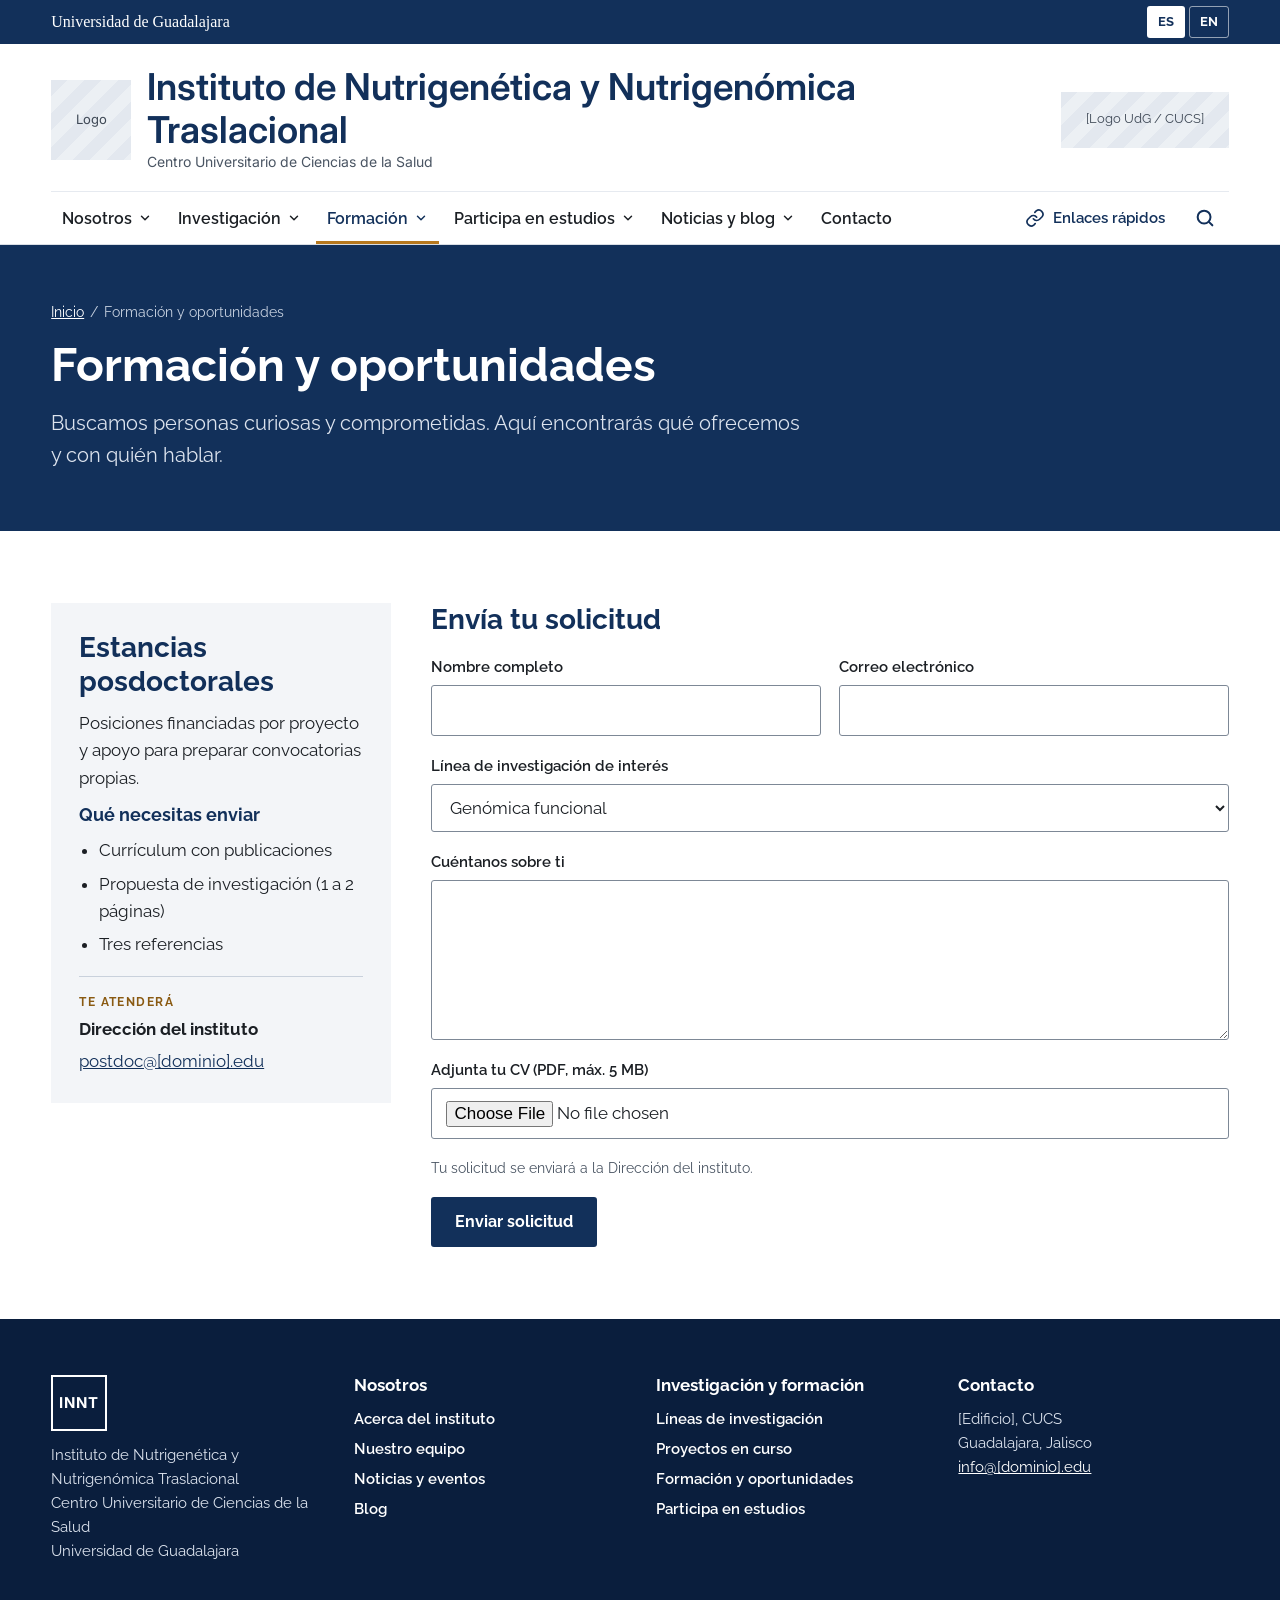
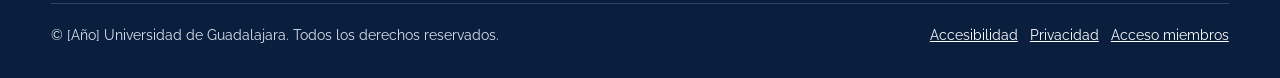
<file: formacion.html>
<!doctype html>
<html lang="es">
<head>
<meta charset="utf-8">
<meta name="viewport" content="width=device-width, initial-scale=1">
<title>Formación y oportunidades · Instituto de Nutrigenética y Nutrigenómica Traslacional</title>
<meta name="description" content="Estancias posdoctorales en el instituto y cómo solicitarlas.">
<link rel="preconnect" href="https://fonts.googleapis.com">
<link rel="preconnect" href="https://fonts.gstatic.com" crossorigin>
<link rel="stylesheet" href="https://fonts.googleapis.com/css2?family=Raleway:ital,wght@0,100..900;1,100..900&amp;family=Inter:ital,opsz,wght@0,14..32,100..900;1,14..32,100..900&amp;display=swap">
<link rel="stylesheet" href="css/styles.css">
<script src="js/main.js" defer></script>
</head>
<body>
<a class="saltar-contenido" href="#contenido">Saltar al contenido</a>

<div class="barra-superior">
  <div class="contenedor barra-superior-contenido">
    <a class="barra-superior-nombre" href="https://www.udg.mx" target="_blank" rel="noopener">Universidad de Guadalajara</a>
    <div class="selector-idioma" role="group" aria-label="Idioma">
      <button type="button" data-lang="es" aria-pressed="true">ES</button>
      <button type="button" data-lang="en" aria-pressed="false">EN</button>
    </div>
  </div>
</div>

<header class="encabezado">
  <div class="contenedor">
    <div class="encabezado-superior">
      <a class="marca" href="index.html">
        <span class="imagen-pendiente imagen-logo imagen-logo-cuadrada" aria-hidden="true">Logo</span>
        <span>
          <span class="marca-nombre">Instituto de Nutrigenética y Nutrigenómica Traslacional</span>
          <span class="marca-subtitulo">Centro Universitario de Ciencias de la Salud</span>
        </span>
      </a>
      <div class="imagen-pendiente imagen-logo">[Logo UdG / CUCS]</div>
    </div>
  </div>
</header>

<div class="barra-fija">
  <div class="contenedor">
    <div class="barra-navegacion">
      <nav aria-label="Principal">
        <button type="button" class="boton-menu" aria-expanded="false" aria-controls="menu-principal"><svg class="icono-menu" viewBox="0 0 24 24" fill="none" stroke="currentColor" stroke-width="2.2" stroke-linecap="round" aria-hidden="true"><path class="icono-menu-abrir" d="M4 7h16M4 12h16M4 17h16"/><path class="icono-menu-cerrar" d="M6 6l12 12M18 6L6 18"/></svg>Menú</button>
        <ul class="menu-principal" id="menu-principal">
    <li class="menu-elemento">
      <button type="button" class="menu-boton" data-dropdown aria-expanded="false" aria-controls="menu-nos">Nosotros<svg class="icono-flecha" viewBox="0 0 24 24" fill="none" stroke="currentColor" stroke-width="2.5" stroke-linecap="round" stroke-linejoin="round" aria-hidden="true"><path d="M6 9l6 6 6-6"/></svg></button>
      <div class="desplegable desplegable-amplio desplegable-dos-columnas" id="menu-nos" hidden>
        <div class="desplegable-columna">
          <span class="desplegable-titulo">El instituto</span>
          <ul>
          <li><a class="desplegable-enlace desplegable-enlace-principal" href="nosotros.html">Presentación</a></li>
          <li><a class="desplegable-enlace" href="nosotros.html#mision">Misión, visión y valores</a></li>
          <li><a class="desplegable-enlace" href="contacto.html">Ubicación y contacto</a></li>
          </ul>
        </div>
        <div class="desplegable-columna">
          <span class="desplegable-titulo">Nuestro equipo</span>
          <ul>
          <li><a class="desplegable-enlace desplegable-enlace-principal" href="equipo.html">Todo el equipo</a></li>
          <li><a class="desplegable-enlace" href="equipo.html?equipo=dir">Dirección</a></li>
          <li><a class="desplegable-enlace" href="equipo.html?equipo=prof">Profesores investigadores</a></li>
          <li><a class="desplegable-enlace" href="equipo.html?equipo=post">Investigadores posdoctorales</a></li>
          <li><a class="desplegable-enlace" href="equipo.html?equipo=est">Estudiantes</a></li>
          <li><a class="desplegable-enlace" href="equipo.html?equipo=tec">Personal técnico y administrativo</a></li>
          </ul>
        </div>
      </div>
    </li>
    <li class="menu-elemento">
      <button type="button" class="menu-boton" data-dropdown aria-expanded="false" aria-controls="menu-inv">Investigación<svg class="icono-flecha" viewBox="0 0 24 24" fill="none" stroke="currentColor" stroke-width="2.5" stroke-linecap="round" stroke-linejoin="round" aria-hidden="true"><path d="M6 9l6 6 6-6"/></svg></button>
      <div class="desplegable desplegable-amplio desplegable-dos-columnas" id="menu-inv" hidden>
        <div class="desplegable-columna">
          <span class="desplegable-titulo">Líneas de investigación</span>
          <ul>
          <li><a class="desplegable-enlace desplegable-enlace-principal" href="investigacion.html">Todas las líneas</a></li>
          <li><a class="desplegable-enlace" href="investigacion.html#area-gf">Genómica funcional</a></li>
          <li><a class="desplegable-enlace" href="investigacion.html#area-epi">Regulación génica y epigenética</a></li>
          <li><a class="desplegable-enlace" href="investigacion.html#area-bio">Bioinformática y genómica computacional</a></li>
          <li><a class="desplegable-enlace" href="investigacion.html#area-enf">Genética de enfermedades humanas</a></li>
          </ul>
        </div>
        <div class="desplegable-columna">
          <span class="desplegable-titulo">Proyectos</span>
          <ul>
          <li><a class="desplegable-enlace desplegable-enlace-principal" href="proyectos.html">Proyectos en curso</a></li>
          <li><a class="desplegable-enlace" href="participa.html">Estudios que buscan participantes</a></li>
          <li><a class="desplegable-enlace" href="contacto.html">Colaboraciones</a></li>
          </ul>
        </div>
      </div>
    </li>
    <li class="menu-elemento">
      <button type="button" class="menu-boton" data-dropdown aria-expanded="false" aria-controls="menu-for" aria-current="page">Formación<svg class="icono-flecha" viewBox="0 0 24 24" fill="none" stroke="currentColor" stroke-width="2.5" stroke-linecap="round" stroke-linejoin="round" aria-hidden="true"><path d="M6 9l6 6 6-6"/></svg></button>
      <div class="desplegable desplegable-amplio" id="menu-for" hidden>
        <div class="desplegable-columna">
          <span class="desplegable-titulo">Formación y oportunidades</span>
          <ul>
          <li><a class="desplegable-enlace desplegable-enlace-principal" href="formacion.html">Cómo unirte al instituto</a></li>
          <li><a class="desplegable-enlace" href="formacion.html#posdoc">Estancias posdoctorales</a></li>
          </ul>
        </div>
      </div>
    </li>
    <li class="menu-elemento">
      <button type="button" class="menu-boton" data-dropdown aria-expanded="false" aria-controls="menu-part">Participa en estudios<svg class="icono-flecha" viewBox="0 0 24 24" fill="none" stroke="currentColor" stroke-width="2.5" stroke-linecap="round" stroke-linejoin="round" aria-hidden="true"><path d="M6 9l6 6 6-6"/></svg></button>
      <div class="desplegable desplegable-amplio desplegable-dos-columnas" id="menu-part" hidden>
        <div class="desplegable-columna">
          <span class="desplegable-titulo">Estudios abiertos</span>
          <ul>
          <li><a class="desplegable-enlace" href="participa.html?estudio=estudio-raras">Estudio de familias con enfermedades raras</a></li>
          <li><a class="desplegable-enlace" href="participa.html?estudio=estudio-epi">Epigenoma del envejecimiento</a></li>
          </ul>
        </div>
        <div class="desplegable-columna">
          <span class="desplegable-titulo">Antes de participar</span>
          <ul>
          <li><a class="desplegable-enlace" href="participa.html#como-funciona">Cómo funciona la participación</a></li>
          <li><a class="desplegable-enlace" href="contacto.html">Hablar con coordinación de estudios</a></li>
          </ul>
        </div>
      </div>
    </li>
    <li class="menu-elemento">
      <button type="button" class="menu-boton" data-dropdown aria-expanded="false" aria-controls="menu-not">Noticias y blog<svg class="icono-flecha" viewBox="0 0 24 24" fill="none" stroke="currentColor" stroke-width="2.5" stroke-linecap="round" stroke-linejoin="round" aria-hidden="true"><path d="M6 9l6 6 6-6"/></svg></button>
      <div class="desplegable desplegable-amplio desplegable-dos-columnas" id="menu-not" hidden>
        <div class="desplegable-columna">
          <span class="desplegable-titulo">Noticias y eventos</span>
          <ul>
          <li><a class="desplegable-enlace desplegable-enlace-principal" href="noticias.html">Todas las noticias</a></li>
          <li><a class="desplegable-enlace" href="noticias.html?tema=evento">Seminarios y eventos</a></li>
          <li><a class="desplegable-enlace" href="noticias.html?tema=convocatoria">Convocatorias</a></li>
          <li><a class="desplegable-enlace" href="noticias.html?tema=publicacion">Publicaciones recientes</a></li>
          </ul>
        </div>
        <div class="desplegable-columna">
          <span class="desplegable-titulo">Blog</span>
          <ul>
          <li><a class="desplegable-enlace desplegable-enlace-principal" href="blog.html">Todas las entradas</a></li>
          <li><a class="desplegable-enlace" href="blog.html?tema=divulgacion">Divulgación</a></li>
          <li><a class="desplegable-enlace" href="blog.html?tema=nutricion-genes">Nutrición y genes</a></li>
          <li><a class="desplegable-enlace" href="blog.html?tema=detras">Detrás de la investigación</a></li>
          </ul>
        </div>
      </div>
    </li>
    <li class="menu-elemento"><a class="menu-boton" href="contacto.html">Contacto</a></li>
        </ul>
      </nav>
      <div class="herramientas">
        <div class="menu-elemento">
          <button type="button" class="boton-icono" data-dropdown aria-expanded="false" aria-controls="menu-rapidos"><svg width="20" height="20" viewBox="0 0 24 24" fill="none" stroke="currentColor" stroke-width="2" stroke-linecap="round" stroke-linejoin="round" aria-hidden="true"><path d="M10 13a5 5 0 0 0 7.5.5l3-3a5 5 0 0 0-7-7l-1.7 1.7"/><path d="M14 11a5 5 0 0 0-7.5-.5l-3 3a5 5 0 0 0 7 7l1.7-1.7"/></svg><span class="boton-icono-texto">Enlaces rápidos</span></button>
          <ul class="desplegable desplegable-derecha" id="menu-rapidos" hidden>
            <li><a class="desplegable-enlace" href="participa.html">Estudios abiertos a voluntarios</a></li>
            <li><a class="desplegable-enlace" href="formacion.html">Convocatorias y plazas</a></li>
            <li><a class="desplegable-enlace" href="equipo.html">Directorio del equipo</a></li>
            <li><a class="desplegable-enlace" href="blog.html">Blog</a></li>
            <li><a class="desplegable-enlace" href="contacto.html">Contacto</a></li>
            <li class="desplegable-separador" role="separator"></li>
            <li><a class="desplegable-enlace" href="https://www.udg.mx" target="_blank" rel="noopener">Universidad de Guadalajara<span class="desplegable-descripcion">udg.mx</span></a></li>
            <li><a class="desplegable-enlace" href="https://www.cucs.udg.mx" target="_blank" rel="noopener">Centro Universitario de Ciencias de la Salud<span class="desplegable-descripcion">cucs.udg.mx</span></a></li>
          </ul>
        </div>
        <button type="button" class="boton-icono" data-search-toggle aria-expanded="false" aria-controls="buscador" aria-label="Buscar en el sitio"><svg width="22" height="22" viewBox="0 0 24 24" fill="none" stroke="currentColor" stroke-width="2.2" stroke-linecap="round" stroke-linejoin="round" aria-hidden="true"><circle cx="11" cy="11" r="7"/><path d="M20 20l-3.5-3.5"/></svg></button>
      </div>
    </div>
  </div>
  <search class="buscador" id="buscador" hidden>
    <form class="contenedor buscador-contenido" action="#" data-demo>
      <div class="campo">
        <label for="buscar">Buscar en el sitio</label>
        <input id="buscar" type="search" name="q" placeholder="Proyectos, personas, noticias…">
      </div>
      <button type="submit" class="boton boton-primario">Buscar</button>
    </form>
  </search>
</div>

<main id="contenido">
<header class="encabezado-pagina">
  <div class="contenedor">
    <nav class="migas" aria-label="Ruta de navegación">
      <ol>
        <li><a href="index.html">Inicio</a></li>
        <li><span aria-current="page">Formación y oportunidades</span></li>
      </ol>
    </nav>
    <h1>Formación y oportunidades</h1>
    <p>Buscamos personas curiosas y comprometidas. Aquí encontrarás qué ofrecemos y con quién hablar.</p>
  </div>
</header>

<section class="seccion" id="posdoc">
  <div class="contenedor con-lateral">
    <section class="tarjeta tarjeta-plana columna-lateral" aria-labelledby="h-posdoc">
      <h2 id="h-posdoc" class="titulo-tarjeta-grande">Estancias posdoctorales</h2>
      <p>Posiciones financiadas por proyecto y apoyo para preparar convocatorias propias.</p>
      <h3 class="titulo-chico">Qué necesitas enviar</h3>
      <ul class="lista">
        <li>Currículum con publicaciones</li>
        <li>Propuesta de investigación (1 a 2 páginas)</li>
        <li>Tres referencias</li>
      </ul>
      <address class="contacto-responsable">
        <p class="antetitulo antetitulo-chico">Te atenderá</p>
        <strong>Dirección del instituto</strong>
        <a href="mailto:postdoc@[dominio].edu">postdoc@[dominio].edu</a>
      </address>
    </section>
    <form class="formulario columna-principal" action="#" data-demo aria-labelledby="h-solicitud">
      <h2 id="h-solicitud" class="titulo-tarjeta-grande">Envía tu solicitud</h2>
      <div class="rejilla-formulario">
        <div class="campo"><label for="f-nombre">Nombre completo</label><input id="f-nombre" name="nombre" type="text" autocomplete="name" required></div>
        <div class="campo"><label for="f-correo">Correo electrónico</label><input id="f-correo" name="correo" type="email" autocomplete="email" required></div>
      </div>
      <div class="campo">
        <label for="f-linea">Línea de investigación de interés</label>
        <select id="f-linea" name="linea">
          <option>Genómica funcional</option>
          <option>Regulación génica y epigenética</option>
          <option>Bioinformática y genómica computacional</option>
          <option>Genética de enfermedades humanas</option>
          <option>Aún no lo sé</option>
        </select>
      </div>
      <div class="campo"><label for="f-mensaje">Cuéntanos sobre ti</label><textarea id="f-mensaje" name="mensaje" rows="5"></textarea></div>
      <div class="campo"><label for="f-cv">Adjunta tu CV (PDF, máx. 5 MB)</label><input id="f-cv" name="cv" type="file" accept=".pdf"></div>
      <p class="nota">Tu solicitud se enviará a la Dirección del instituto.</p>
      <p class="mensaje-exito" role="status" tabindex="-1" hidden>Gracias. Hemos recibido tu solicitud y la Dirección del instituto te responderá por correo.</p>
      <div><button type="submit" class="boton boton-primario">Enviar solicitud</button></div>
    </form>
  </div>
</section>
</main>

<footer class="pie">
  <div class="contenedor apilado-enorme">
    <div class="pie-columnas">
      <div class="apilado">
        <span class="logotipo logotipo-claro" aria-hidden="true">INNT</span>
        <p>Instituto de Nutrigenética y Nutrigenómica Traslacional<br>Centro Universitario de Ciencias de la Salud<br>Universidad de Guadalajara</p>
      </div>
      <nav aria-labelledby="pie-nosotros">
        <h2 id="pie-nosotros">Nosotros</h2>
        <ul class="pie-enlaces">
          <li><a href="nosotros.html">Acerca del instituto</a></li>
          <li><a href="equipo.html">Nuestro equipo</a></li>
          <li><a href="noticias.html">Noticias y eventos</a></li>
          <li><a href="blog.html">Blog</a></li>
        </ul>
      </nav>
      <nav aria-labelledby="pie-investigacion">
        <h2 id="pie-investigacion">Investigación y formación</h2>
        <ul class="pie-enlaces">
          <li><a href="investigacion.html">Líneas de investigación</a></li>
          <li><a href="proyectos.html">Proyectos en curso</a></li>
          <li><a href="formacion.html">Formación y oportunidades</a></li>
          <li><a href="participa.html">Participa en estudios</a></li>
        </ul>
      </nav>
      <div>
        <h2>Contacto</h2>
        <address>[Edificio], CUCS<br>Guadalajara, Jalisco<br><a href="mailto:info@[dominio].edu">info@[dominio].edu</a></address>
      </div>
    </div>
    <div class="pie-inferior">
      <p>© [Año] Universidad de Guadalajara. Todos los derechos reservados.</p>
      <nav aria-label="Avisos del sitio">
        <ul class="fila lista-limpia">
          <li><a href="#accesibilidad">Accesibilidad</a></li>
          <li><a href="#privacidad">Privacidad</a></li>
          <li><a href="#acceso">Acceso miembros</a></li>
        </ul>
      </nav>
    </div>
  </div>
</footer>
</body>
</html>
</file>
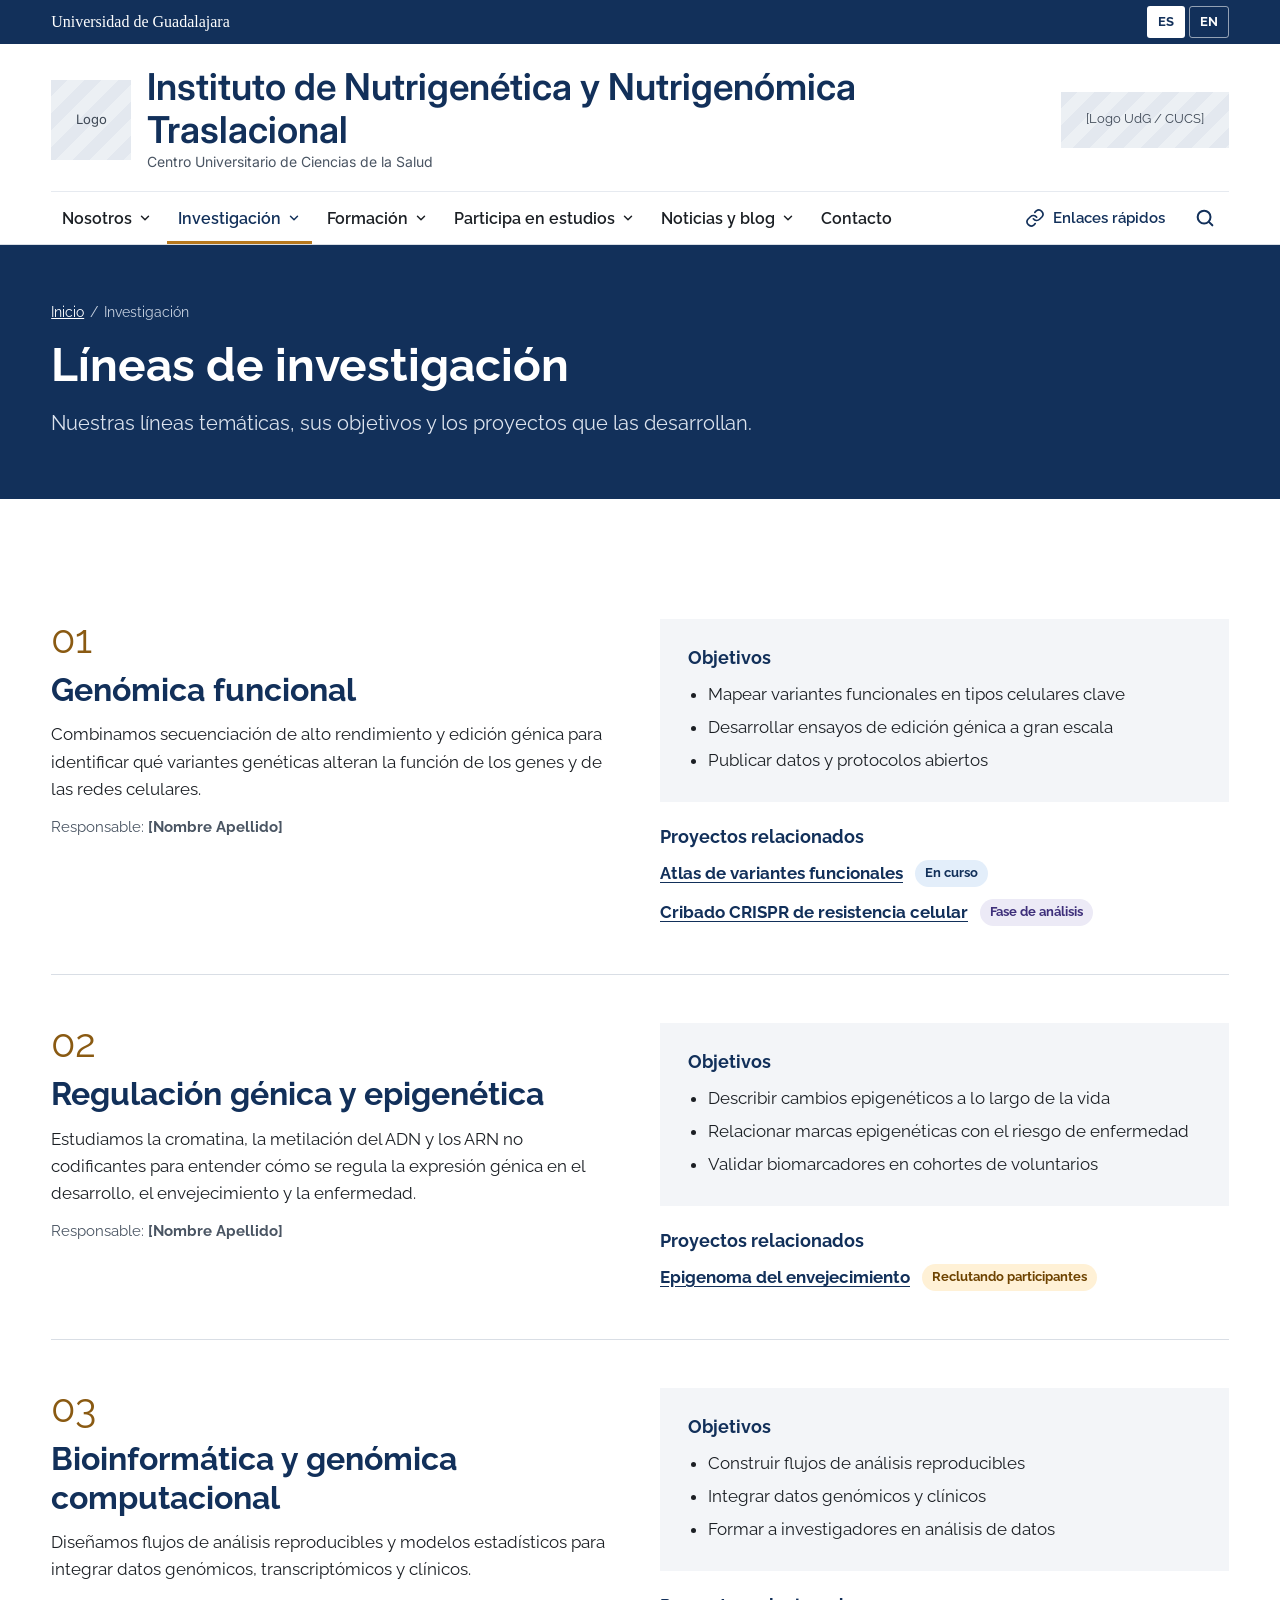
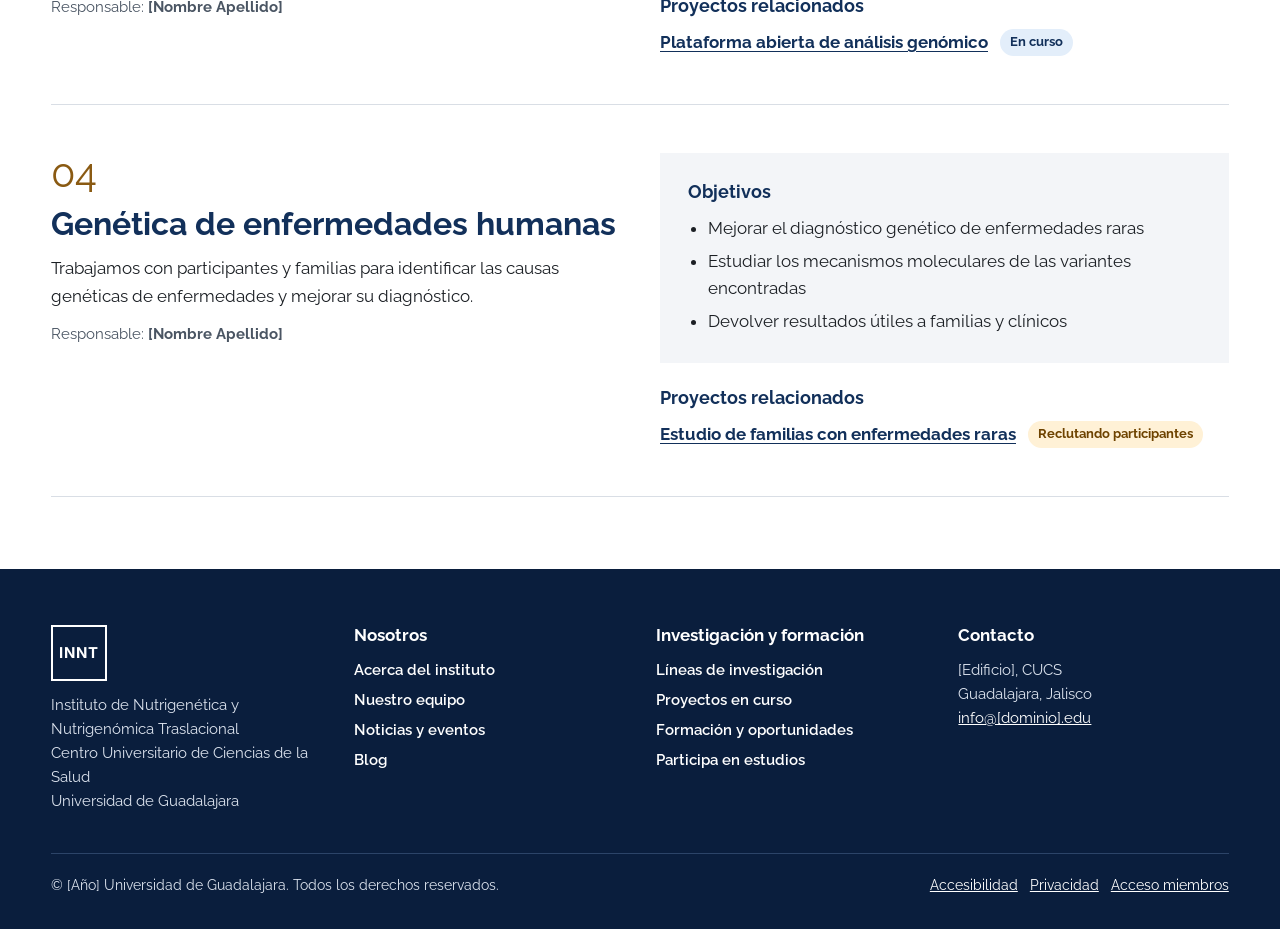
<file: investigacion.html>
<!doctype html>
<html lang="es">
<head>
<meta charset="utf-8">
<meta name="viewport" content="width=device-width, initial-scale=1">
<title>Líneas de investigación · Instituto de Nutrigenética y Nutrigenómica Traslacional</title>
<meta name="description" content="Líneas de investigación del instituto, sus objetivos y proyectos.">
<link rel="preconnect" href="https://fonts.googleapis.com">
<link rel="preconnect" href="https://fonts.gstatic.com" crossorigin>
<link rel="stylesheet" href="https://fonts.googleapis.com/css2?family=Raleway:ital,wght@0,100..900;1,100..900&amp;family=Inter:ital,opsz,wght@0,14..32,100..900;1,14..32,100..900&amp;display=swap">
<link rel="stylesheet" href="css/styles.css">
<script src="js/main.js" defer></script>
</head>
<body>
<a class="saltar-contenido" href="#contenido">Saltar al contenido</a>

<div class="barra-superior">
  <div class="contenedor barra-superior-contenido">
    <a class="barra-superior-nombre" href="https://www.udg.mx" target="_blank" rel="noopener">Universidad de Guadalajara</a>
    <div class="selector-idioma" role="group" aria-label="Idioma">
      <button type="button" data-lang="es" aria-pressed="true">ES</button>
      <button type="button" data-lang="en" aria-pressed="false">EN</button>
    </div>
  </div>
</div>

<header class="encabezado">
  <div class="contenedor">
    <div class="encabezado-superior">
      <a class="marca" href="index.html">
        <span class="imagen-pendiente imagen-logo imagen-logo-cuadrada" aria-hidden="true">Logo</span>
        <span>
          <span class="marca-nombre">Instituto de Nutrigenética y Nutrigenómica Traslacional</span>
          <span class="marca-subtitulo">Centro Universitario de Ciencias de la Salud</span>
        </span>
      </a>
      <div class="imagen-pendiente imagen-logo">[Logo UdG / CUCS]</div>
    </div>
  </div>
</header>

<div class="barra-fija">
  <div class="contenedor">
    <div class="barra-navegacion">
      <nav aria-label="Principal">
        <button type="button" class="boton-menu" aria-expanded="false" aria-controls="menu-principal"><svg class="icono-menu" viewBox="0 0 24 24" fill="none" stroke="currentColor" stroke-width="2.2" stroke-linecap="round" aria-hidden="true"><path class="icono-menu-abrir" d="M4 7h16M4 12h16M4 17h16"/><path class="icono-menu-cerrar" d="M6 6l12 12M18 6L6 18"/></svg>Menú</button>
        <ul class="menu-principal" id="menu-principal">
    <li class="menu-elemento">
      <button type="button" class="menu-boton" data-dropdown aria-expanded="false" aria-controls="menu-nos">Nosotros<svg class="icono-flecha" viewBox="0 0 24 24" fill="none" stroke="currentColor" stroke-width="2.5" stroke-linecap="round" stroke-linejoin="round" aria-hidden="true"><path d="M6 9l6 6 6-6"/></svg></button>
      <div class="desplegable desplegable-amplio desplegable-dos-columnas" id="menu-nos" hidden>
        <div class="desplegable-columna">
          <span class="desplegable-titulo">El instituto</span>
          <ul>
          <li><a class="desplegable-enlace desplegable-enlace-principal" href="nosotros.html">Presentación</a></li>
          <li><a class="desplegable-enlace" href="nosotros.html#mision">Misión, visión y valores</a></li>
          <li><a class="desplegable-enlace" href="contacto.html">Ubicación y contacto</a></li>
          </ul>
        </div>
        <div class="desplegable-columna">
          <span class="desplegable-titulo">Nuestro equipo</span>
          <ul>
          <li><a class="desplegable-enlace desplegable-enlace-principal" href="equipo.html">Todo el equipo</a></li>
          <li><a class="desplegable-enlace" href="equipo.html?equipo=dir">Dirección</a></li>
          <li><a class="desplegable-enlace" href="equipo.html?equipo=prof">Profesores investigadores</a></li>
          <li><a class="desplegable-enlace" href="equipo.html?equipo=post">Investigadores posdoctorales</a></li>
          <li><a class="desplegable-enlace" href="equipo.html?equipo=est">Estudiantes</a></li>
          <li><a class="desplegable-enlace" href="equipo.html?equipo=tec">Personal técnico y administrativo</a></li>
          </ul>
        </div>
      </div>
    </li>
    <li class="menu-elemento">
      <button type="button" class="menu-boton" data-dropdown aria-expanded="false" aria-controls="menu-inv" aria-current="page">Investigación<svg class="icono-flecha" viewBox="0 0 24 24" fill="none" stroke="currentColor" stroke-width="2.5" stroke-linecap="round" stroke-linejoin="round" aria-hidden="true"><path d="M6 9l6 6 6-6"/></svg></button>
      <div class="desplegable desplegable-amplio desplegable-dos-columnas" id="menu-inv" hidden>
        <div class="desplegable-columna">
          <span class="desplegable-titulo">Líneas de investigación</span>
          <ul>
          <li><a class="desplegable-enlace desplegable-enlace-principal" href="investigacion.html">Todas las líneas</a></li>
          <li><a class="desplegable-enlace" href="investigacion.html#area-gf">Genómica funcional</a></li>
          <li><a class="desplegable-enlace" href="investigacion.html#area-epi">Regulación génica y epigenética</a></li>
          <li><a class="desplegable-enlace" href="investigacion.html#area-bio">Bioinformática y genómica computacional</a></li>
          <li><a class="desplegable-enlace" href="investigacion.html#area-enf">Genética de enfermedades humanas</a></li>
          </ul>
        </div>
        <div class="desplegable-columna">
          <span class="desplegable-titulo">Proyectos</span>
          <ul>
          <li><a class="desplegable-enlace desplegable-enlace-principal" href="proyectos.html">Proyectos en curso</a></li>
          <li><a class="desplegable-enlace" href="participa.html">Estudios que buscan participantes</a></li>
          <li><a class="desplegable-enlace" href="contacto.html">Colaboraciones</a></li>
          </ul>
        </div>
      </div>
    </li>
    <li class="menu-elemento">
      <button type="button" class="menu-boton" data-dropdown aria-expanded="false" aria-controls="menu-for">Formación<svg class="icono-flecha" viewBox="0 0 24 24" fill="none" stroke="currentColor" stroke-width="2.5" stroke-linecap="round" stroke-linejoin="round" aria-hidden="true"><path d="M6 9l6 6 6-6"/></svg></button>
      <div class="desplegable desplegable-amplio" id="menu-for" hidden>
        <div class="desplegable-columna">
          <span class="desplegable-titulo">Formación y oportunidades</span>
          <ul>
          <li><a class="desplegable-enlace desplegable-enlace-principal" href="formacion.html">Cómo unirte al instituto</a></li>
          <li><a class="desplegable-enlace" href="formacion.html#posdoc">Estancias posdoctorales</a></li>
          </ul>
        </div>
      </div>
    </li>
    <li class="menu-elemento">
      <button type="button" class="menu-boton" data-dropdown aria-expanded="false" aria-controls="menu-part">Participa en estudios<svg class="icono-flecha" viewBox="0 0 24 24" fill="none" stroke="currentColor" stroke-width="2.5" stroke-linecap="round" stroke-linejoin="round" aria-hidden="true"><path d="M6 9l6 6 6-6"/></svg></button>
      <div class="desplegable desplegable-amplio desplegable-dos-columnas" id="menu-part" hidden>
        <div class="desplegable-columna">
          <span class="desplegable-titulo">Estudios abiertos</span>
          <ul>
          <li><a class="desplegable-enlace" href="participa.html?estudio=estudio-raras">Estudio de familias con enfermedades raras</a></li>
          <li><a class="desplegable-enlace" href="participa.html?estudio=estudio-epi">Epigenoma del envejecimiento</a></li>
          </ul>
        </div>
        <div class="desplegable-columna">
          <span class="desplegable-titulo">Antes de participar</span>
          <ul>
          <li><a class="desplegable-enlace" href="participa.html#como-funciona">Cómo funciona la participación</a></li>
          <li><a class="desplegable-enlace" href="contacto.html">Hablar con coordinación de estudios</a></li>
          </ul>
        </div>
      </div>
    </li>
    <li class="menu-elemento">
      <button type="button" class="menu-boton" data-dropdown aria-expanded="false" aria-controls="menu-not">Noticias y blog<svg class="icono-flecha" viewBox="0 0 24 24" fill="none" stroke="currentColor" stroke-width="2.5" stroke-linecap="round" stroke-linejoin="round" aria-hidden="true"><path d="M6 9l6 6 6-6"/></svg></button>
      <div class="desplegable desplegable-amplio desplegable-dos-columnas" id="menu-not" hidden>
        <div class="desplegable-columna">
          <span class="desplegable-titulo">Noticias y eventos</span>
          <ul>
          <li><a class="desplegable-enlace desplegable-enlace-principal" href="noticias.html">Todas las noticias</a></li>
          <li><a class="desplegable-enlace" href="noticias.html?tema=evento">Seminarios y eventos</a></li>
          <li><a class="desplegable-enlace" href="noticias.html?tema=convocatoria">Convocatorias</a></li>
          <li><a class="desplegable-enlace" href="noticias.html?tema=publicacion">Publicaciones recientes</a></li>
          </ul>
        </div>
        <div class="desplegable-columna">
          <span class="desplegable-titulo">Blog</span>
          <ul>
          <li><a class="desplegable-enlace desplegable-enlace-principal" href="blog.html">Todas las entradas</a></li>
          <li><a class="desplegable-enlace" href="blog.html?tema=divulgacion">Divulgación</a></li>
          <li><a class="desplegable-enlace" href="blog.html?tema=nutricion-genes">Nutrición y genes</a></li>
          <li><a class="desplegable-enlace" href="blog.html?tema=detras">Detrás de la investigación</a></li>
          </ul>
        </div>
      </div>
    </li>
    <li class="menu-elemento"><a class="menu-boton" href="contacto.html">Contacto</a></li>
        </ul>
      </nav>
      <div class="herramientas">
        <div class="menu-elemento">
          <button type="button" class="boton-icono" data-dropdown aria-expanded="false" aria-controls="menu-rapidos"><svg width="20" height="20" viewBox="0 0 24 24" fill="none" stroke="currentColor" stroke-width="2" stroke-linecap="round" stroke-linejoin="round" aria-hidden="true"><path d="M10 13a5 5 0 0 0 7.5.5l3-3a5 5 0 0 0-7-7l-1.7 1.7"/><path d="M14 11a5 5 0 0 0-7.5-.5l-3 3a5 5 0 0 0 7 7l1.7-1.7"/></svg><span class="boton-icono-texto">Enlaces rápidos</span></button>
          <ul class="desplegable desplegable-derecha" id="menu-rapidos" hidden>
            <li><a class="desplegable-enlace" href="participa.html">Estudios abiertos a voluntarios</a></li>
            <li><a class="desplegable-enlace" href="formacion.html">Convocatorias y plazas</a></li>
            <li><a class="desplegable-enlace" href="equipo.html">Directorio del equipo</a></li>
            <li><a class="desplegable-enlace" href="blog.html">Blog</a></li>
            <li><a class="desplegable-enlace" href="contacto.html">Contacto</a></li>
            <li class="desplegable-separador" role="separator"></li>
            <li><a class="desplegable-enlace" href="https://www.udg.mx" target="_blank" rel="noopener">Universidad de Guadalajara<span class="desplegable-descripcion">udg.mx</span></a></li>
            <li><a class="desplegable-enlace" href="https://www.cucs.udg.mx" target="_blank" rel="noopener">Centro Universitario de Ciencias de la Salud<span class="desplegable-descripcion">cucs.udg.mx</span></a></li>
          </ul>
        </div>
        <button type="button" class="boton-icono" data-search-toggle aria-expanded="false" aria-controls="buscador" aria-label="Buscar en el sitio"><svg width="22" height="22" viewBox="0 0 24 24" fill="none" stroke="currentColor" stroke-width="2.2" stroke-linecap="round" stroke-linejoin="round" aria-hidden="true"><circle cx="11" cy="11" r="7"/><path d="M20 20l-3.5-3.5"/></svg></button>
      </div>
    </div>
  </div>
  <search class="buscador" id="buscador" hidden>
    <form class="contenedor buscador-contenido" action="#" data-demo>
      <div class="campo">
        <label for="buscar">Buscar en el sitio</label>
        <input id="buscar" type="search" name="q" placeholder="Proyectos, personas, noticias…">
      </div>
      <button type="submit" class="boton boton-primario">Buscar</button>
    </form>
  </search>
</div>

<main id="contenido">
<header class="encabezado-pagina">
  <div class="contenedor">
    <nav class="migas" aria-label="Ruta de navegación">
      <ol>
        <li><a href="index.html">Inicio</a></li>
        <li><span aria-current="page">Investigación</span></li>
      </ol>
    </nav>
    <h1>Líneas de investigación</h1>
    <p>Nuestras líneas temáticas, sus objetivos y los proyectos que las desarrollan.</p>
  </div>
</header>

<section class="seccion">
  <div class="contenedor">
    <article class="linea-investigacion" id="area-gf">
      <div class="apilado">
        <span class="numero numero-grande">01</span>
        <h2>Genómica funcional</h2>
        <p>Combinamos secuenciación de alto rendimiento y edición génica para identificar qué variantes genéticas alteran la función de los genes y de las redes celulares.</p>
        <p class="texto-chico texto-suave">Responsable: <strong>[Nombre Apellido]</strong></p>
      </div>
      <div class="apilado-grande">
        <div class="tarjeta tarjeta-plana">
          <h3 class="titulo-chico">Objetivos</h3>
          <ul class="lista">
            <li>Mapear variantes funcionales en tipos celulares clave</li>
            <li>Desarrollar ensayos de edición génica a gran escala</li>
            <li>Publicar datos y protocolos abiertos</li>
          </ul>
        </div>
        <div class="apilado">
          <h3 class="titulo-chico">Proyectos relacionados</h3>
          <ul class="apilado lista-limpia">
            <li class="fila">
              <a class="enlace-destacado" href="proyectos.html?area=gf">Atlas de variantes funcionales</a>
              <span class="estado estado-en-curso">En curso</span>
            </li>
            <li class="fila">
              <a class="enlace-destacado" href="proyectos.html?area=gf">Cribado CRISPR de resistencia celular</a>
              <span class="estado estado-analisis">Fase de análisis</span>
            </li>
          </ul>
        </div>
      </div>
    </article>
    <article class="linea-investigacion" id="area-epi">
      <div class="apilado">
        <span class="numero numero-grande">02</span>
        <h2>Regulación génica y epigenética</h2>
        <p>Estudiamos la cromatina, la metilación del ADN y los ARN no codificantes para entender cómo se regula la expresión génica en el desarrollo, el envejecimiento y la enfermedad.</p>
        <p class="texto-chico texto-suave">Responsable: <strong>[Nombre Apellido]</strong></p>
      </div>
      <div class="apilado-grande">
        <div class="tarjeta tarjeta-plana">
          <h3 class="titulo-chico">Objetivos</h3>
          <ul class="lista">
            <li>Describir cambios epigenéticos a lo largo de la vida</li>
            <li>Relacionar marcas epigenéticas con el riesgo de enfermedad</li>
            <li>Validar biomarcadores en cohortes de voluntarios</li>
          </ul>
        </div>
        <div class="apilado">
          <h3 class="titulo-chico">Proyectos relacionados</h3>
          <ul class="apilado lista-limpia">
            <li class="fila">
              <a class="enlace-destacado" href="proyectos.html?area=epi">Epigenoma del envejecimiento</a>
              <span class="estado estado-reclutando">Reclutando participantes</span>
            </li>
          </ul>
        </div>
      </div>
    </article>
    <article class="linea-investigacion" id="area-bio">
      <div class="apilado">
        <span class="numero numero-grande">03</span>
        <h2>Bioinformática y genómica computacional</h2>
        <p>Diseñamos flujos de análisis reproducibles y modelos estadísticos para integrar datos genómicos, transcriptómicos y clínicos.</p>
        <p class="texto-chico texto-suave">Responsable: <strong>[Nombre Apellido]</strong></p>
      </div>
      <div class="apilado-grande">
        <div class="tarjeta tarjeta-plana">
          <h3 class="titulo-chico">Objetivos</h3>
          <ul class="lista">
            <li>Construir flujos de análisis reproducibles</li>
            <li>Integrar datos genómicos y clínicos</li>
            <li>Formar a investigadores en análisis de datos</li>
          </ul>
        </div>
        <div class="apilado">
          <h3 class="titulo-chico">Proyectos relacionados</h3>
          <ul class="apilado lista-limpia">
            <li class="fila">
              <a class="enlace-destacado" href="proyectos.html?area=bio">Plataforma abierta de análisis genómico</a>
              <span class="estado estado-en-curso">En curso</span>
            </li>
          </ul>
        </div>
      </div>
    </article>
    <article class="linea-investigacion" id="area-enf">
      <div class="apilado">
        <span class="numero numero-grande">04</span>
        <h2>Genética de enfermedades humanas</h2>
        <p>Trabajamos con participantes y familias para identificar las causas genéticas de enfermedades y mejorar su diagnóstico.</p>
        <p class="texto-chico texto-suave">Responsable: <strong>[Nombre Apellido]</strong></p>
      </div>
      <div class="apilado-grande">
        <div class="tarjeta tarjeta-plana">
          <h3 class="titulo-chico">Objetivos</h3>
          <ul class="lista">
            <li>Mejorar el diagnóstico genético de enfermedades raras</li>
            <li>Estudiar los mecanismos moleculares de las variantes encontradas</li>
            <li>Devolver resultados útiles a familias y clínicos</li>
          </ul>
        </div>
        <div class="apilado">
          <h3 class="titulo-chico">Proyectos relacionados</h3>
          <ul class="apilado lista-limpia">
            <li class="fila">
              <a class="enlace-destacado" href="proyectos.html?area=enf">Estudio de familias con enfermedades raras</a>
              <span class="estado estado-reclutando">Reclutando participantes</span>
            </li>
          </ul>
        </div>
      </div>
    </article>
  </div>
</section>
</main>

<footer class="pie">
  <div class="contenedor apilado-enorme">
    <div class="pie-columnas">
      <div class="apilado">
        <span class="logotipo logotipo-claro" aria-hidden="true">INNT</span>
        <p>Instituto de Nutrigenética y Nutrigenómica Traslacional<br>Centro Universitario de Ciencias de la Salud<br>Universidad de Guadalajara</p>
      </div>
      <nav aria-labelledby="pie-nosotros">
        <h2 id="pie-nosotros">Nosotros</h2>
        <ul class="pie-enlaces">
          <li><a href="nosotros.html">Acerca del instituto</a></li>
          <li><a href="equipo.html">Nuestro equipo</a></li>
          <li><a href="noticias.html">Noticias y eventos</a></li>
          <li><a href="blog.html">Blog</a></li>
        </ul>
      </nav>
      <nav aria-labelledby="pie-investigacion">
        <h2 id="pie-investigacion">Investigación y formación</h2>
        <ul class="pie-enlaces">
          <li><a href="investigacion.html">Líneas de investigación</a></li>
          <li><a href="proyectos.html">Proyectos en curso</a></li>
          <li><a href="formacion.html">Formación y oportunidades</a></li>
          <li><a href="participa.html">Participa en estudios</a></li>
        </ul>
      </nav>
      <div>
        <h2>Contacto</h2>
        <address>[Edificio], CUCS<br>Guadalajara, Jalisco<br><a href="mailto:info@[dominio].edu">info@[dominio].edu</a></address>
      </div>
    </div>
    <div class="pie-inferior">
      <p>© [Año] Universidad de Guadalajara. Todos los derechos reservados.</p>
      <nav aria-label="Avisos del sitio">
        <ul class="fila lista-limpia">
          <li><a href="#accesibilidad">Accesibilidad</a></li>
          <li><a href="#privacidad">Privacidad</a></li>
          <li><a href="#acceso">Acceso miembros</a></li>
        </ul>
      </nav>
    </div>
  </div>
</footer>
</body>
</html>
</file>
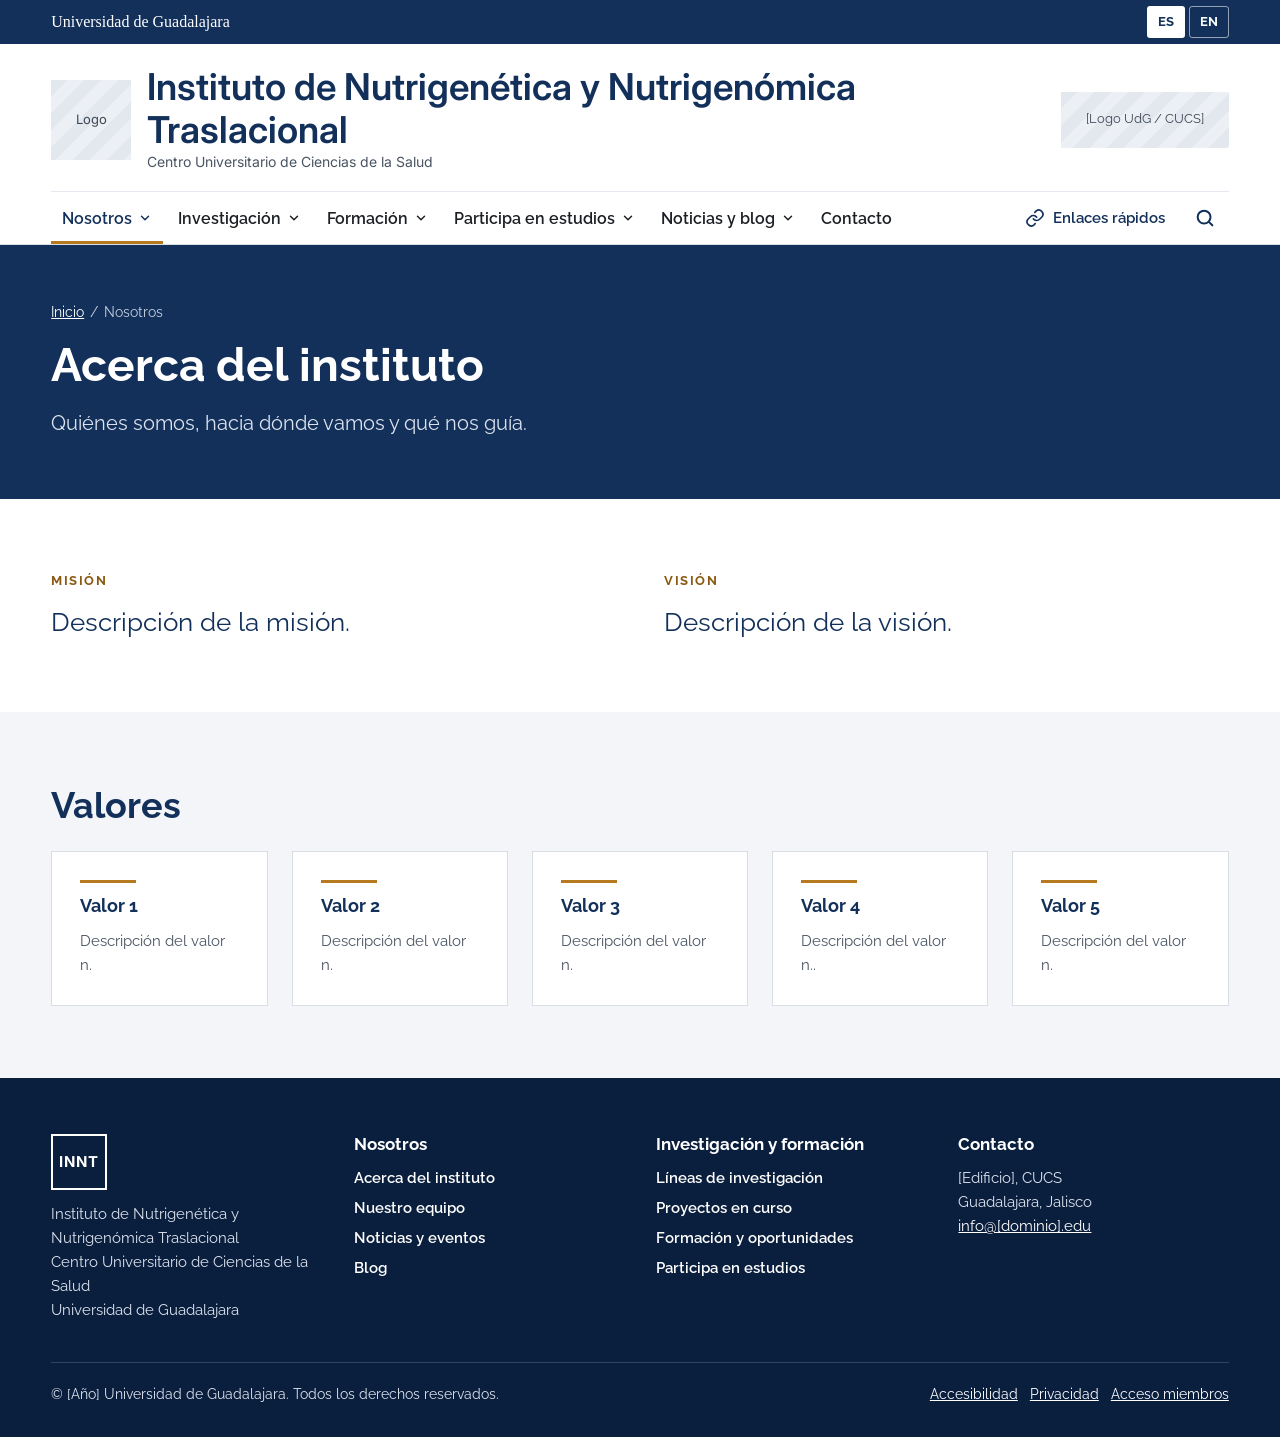
<file: nosotros.html>
<!doctype html>
<html lang="es">
<head>
<meta charset="utf-8">
<meta name="viewport" content="width=device-width, initial-scale=1">
<title>Acerca del instituto · Instituto de Nutrigenética y Nutrigenómica Traslacional</title>
<meta name="description" content="Misión, visión y valores del instituto.">
<link rel="preconnect" href="https://fonts.googleapis.com">
<link rel="preconnect" href="https://fonts.gstatic.com" crossorigin>
<link rel="stylesheet" href="https://fonts.googleapis.com/css2?family=Raleway:ital,wght@0,100..900;1,100..900&amp;family=Inter:ital,opsz,wght@0,14..32,100..900;1,14..32,100..900&amp;display=swap">
<link rel="stylesheet" href="css/styles.css">
<script src="js/main.js" defer></script>
</head>
<body>
<a class="saltar-contenido" href="#contenido">Saltar al contenido</a>

<div class="barra-superior">
  <div class="contenedor barra-superior-contenido">
    <a class="barra-superior-nombre" href="https://www.udg.mx" target="_blank" rel="noopener">Universidad de Guadalajara</a>
    <div class="selector-idioma" role="group" aria-label="Idioma">
      <button type="button" data-lang="es" aria-pressed="true">ES</button>
      <button type="button" data-lang="en" aria-pressed="false">EN</button>
    </div>
  </div>
</div>

<header class="encabezado">
  <div class="contenedor">
    <div class="encabezado-superior">
      <a class="marca" href="index.html">
        <span class="imagen-pendiente imagen-logo imagen-logo-cuadrada" aria-hidden="true">Logo</span>
        <span>
          <span class="marca-nombre">Instituto de Nutrigenética y Nutrigenómica Traslacional</span>
          <span class="marca-subtitulo">Centro Universitario de Ciencias de la Salud</span>
        </span>
      </a>
      <div class="imagen-pendiente imagen-logo">[Logo UdG / CUCS]</div>
    </div>
  </div>
</header>

<div class="barra-fija">
  <div class="contenedor">
    <div class="barra-navegacion">
      <nav aria-label="Principal">
        <button type="button" class="boton-menu" aria-expanded="false" aria-controls="menu-principal"><svg class="icono-menu" viewBox="0 0 24 24" fill="none" stroke="currentColor" stroke-width="2.2" stroke-linecap="round" aria-hidden="true"><path class="icono-menu-abrir" d="M4 7h16M4 12h16M4 17h16"/><path class="icono-menu-cerrar" d="M6 6l12 12M18 6L6 18"/></svg>Menú</button>
        <ul class="menu-principal" id="menu-principal">
    <li class="menu-elemento">
      <button type="button" class="menu-boton" data-dropdown aria-expanded="false" aria-controls="menu-nos" aria-current="page">Nosotros<svg class="icono-flecha" viewBox="0 0 24 24" fill="none" stroke="currentColor" stroke-width="2.5" stroke-linecap="round" stroke-linejoin="round" aria-hidden="true"><path d="M6 9l6 6 6-6"/></svg></button>
      <div class="desplegable desplegable-amplio desplegable-dos-columnas" id="menu-nos" hidden>
        <div class="desplegable-columna">
          <span class="desplegable-titulo">El instituto</span>
          <ul>
          <li><a class="desplegable-enlace desplegable-enlace-principal" href="nosotros.html">Presentación</a></li>
          <li><a class="desplegable-enlace" href="nosotros.html#mision">Misión, visión y valores</a></li>
          <li><a class="desplegable-enlace" href="contacto.html">Ubicación y contacto</a></li>
          </ul>
        </div>
        <div class="desplegable-columna">
          <span class="desplegable-titulo">Nuestro equipo</span>
          <ul>
          <li><a class="desplegable-enlace desplegable-enlace-principal" href="equipo.html">Todo el equipo</a></li>
          <li><a class="desplegable-enlace" href="equipo.html?equipo=dir">Dirección</a></li>
          <li><a class="desplegable-enlace" href="equipo.html?equipo=prof">Profesores investigadores</a></li>
          <li><a class="desplegable-enlace" href="equipo.html?equipo=post">Investigadores posdoctorales</a></li>
          <li><a class="desplegable-enlace" href="equipo.html?equipo=est">Estudiantes</a></li>
          <li><a class="desplegable-enlace" href="equipo.html?equipo=tec">Personal técnico y administrativo</a></li>
          </ul>
        </div>
      </div>
    </li>
    <li class="menu-elemento">
      <button type="button" class="menu-boton" data-dropdown aria-expanded="false" aria-controls="menu-inv">Investigación<svg class="icono-flecha" viewBox="0 0 24 24" fill="none" stroke="currentColor" stroke-width="2.5" stroke-linecap="round" stroke-linejoin="round" aria-hidden="true"><path d="M6 9l6 6 6-6"/></svg></button>
      <div class="desplegable desplegable-amplio desplegable-dos-columnas" id="menu-inv" hidden>
        <div class="desplegable-columna">
          <span class="desplegable-titulo">Líneas de investigación</span>
          <ul>
          <li><a class="desplegable-enlace desplegable-enlace-principal" href="investigacion.html">Todas las líneas</a></li>
          <li><a class="desplegable-enlace" href="investigacion.html#area-gf">Genómica funcional</a></li>
          <li><a class="desplegable-enlace" href="investigacion.html#area-epi">Regulación génica y epigenética</a></li>
          <li><a class="desplegable-enlace" href="investigacion.html#area-bio">Bioinformática y genómica computacional</a></li>
          <li><a class="desplegable-enlace" href="investigacion.html#area-enf">Genética de enfermedades humanas</a></li>
          </ul>
        </div>
        <div class="desplegable-columna">
          <span class="desplegable-titulo">Proyectos</span>
          <ul>
          <li><a class="desplegable-enlace desplegable-enlace-principal" href="proyectos.html">Proyectos en curso</a></li>
          <li><a class="desplegable-enlace" href="participa.html">Estudios que buscan participantes</a></li>
          <li><a class="desplegable-enlace" href="contacto.html">Colaboraciones</a></li>
          </ul>
        </div>
      </div>
    </li>
    <li class="menu-elemento">
      <button type="button" class="menu-boton" data-dropdown aria-expanded="false" aria-controls="menu-for">Formación<svg class="icono-flecha" viewBox="0 0 24 24" fill="none" stroke="currentColor" stroke-width="2.5" stroke-linecap="round" stroke-linejoin="round" aria-hidden="true"><path d="M6 9l6 6 6-6"/></svg></button>
      <div class="desplegable desplegable-amplio" id="menu-for" hidden>
        <div class="desplegable-columna">
          <span class="desplegable-titulo">Formación y oportunidades</span>
          <ul>
          <li><a class="desplegable-enlace desplegable-enlace-principal" href="formacion.html">Cómo unirte al instituto</a></li>
          <li><a class="desplegable-enlace" href="formacion.html#posdoc">Estancias posdoctorales</a></li>
          </ul>
        </div>
      </div>
    </li>
    <li class="menu-elemento">
      <button type="button" class="menu-boton" data-dropdown aria-expanded="false" aria-controls="menu-part">Participa en estudios<svg class="icono-flecha" viewBox="0 0 24 24" fill="none" stroke="currentColor" stroke-width="2.5" stroke-linecap="round" stroke-linejoin="round" aria-hidden="true"><path d="M6 9l6 6 6-6"/></svg></button>
      <div class="desplegable desplegable-amplio desplegable-dos-columnas" id="menu-part" hidden>
        <div class="desplegable-columna">
          <span class="desplegable-titulo">Estudios abiertos</span>
          <ul>
          <li><a class="desplegable-enlace" href="participa.html?estudio=estudio-raras">Estudio de familias con enfermedades raras</a></li>
          <li><a class="desplegable-enlace" href="participa.html?estudio=estudio-epi">Epigenoma del envejecimiento</a></li>
          </ul>
        </div>
        <div class="desplegable-columna">
          <span class="desplegable-titulo">Antes de participar</span>
          <ul>
          <li><a class="desplegable-enlace" href="participa.html#como-funciona">Cómo funciona la participación</a></li>
          <li><a class="desplegable-enlace" href="contacto.html">Hablar con coordinación de estudios</a></li>
          </ul>
        </div>
      </div>
    </li>
    <li class="menu-elemento">
      <button type="button" class="menu-boton" data-dropdown aria-expanded="false" aria-controls="menu-not">Noticias y blog<svg class="icono-flecha" viewBox="0 0 24 24" fill="none" stroke="currentColor" stroke-width="2.5" stroke-linecap="round" stroke-linejoin="round" aria-hidden="true"><path d="M6 9l6 6 6-6"/></svg></button>
      <div class="desplegable desplegable-amplio desplegable-dos-columnas" id="menu-not" hidden>
        <div class="desplegable-columna">
          <span class="desplegable-titulo">Noticias y eventos</span>
          <ul>
          <li><a class="desplegable-enlace desplegable-enlace-principal" href="noticias.html">Todas las noticias</a></li>
          <li><a class="desplegable-enlace" href="noticias.html?tema=evento">Seminarios y eventos</a></li>
          <li><a class="desplegable-enlace" href="noticias.html?tema=convocatoria">Convocatorias</a></li>
          <li><a class="desplegable-enlace" href="noticias.html?tema=publicacion">Publicaciones recientes</a></li>
          </ul>
        </div>
        <div class="desplegable-columna">
          <span class="desplegable-titulo">Blog</span>
          <ul>
          <li><a class="desplegable-enlace desplegable-enlace-principal" href="blog.html">Todas las entradas</a></li>
          <li><a class="desplegable-enlace" href="blog.html?tema=divulgacion">Divulgación</a></li>
          <li><a class="desplegable-enlace" href="blog.html?tema=nutricion-genes">Nutrición y genes</a></li>
          <li><a class="desplegable-enlace" href="blog.html?tema=detras">Detrás de la investigación</a></li>
          </ul>
        </div>
      </div>
    </li>
    <li class="menu-elemento"><a class="menu-boton" href="contacto.html">Contacto</a></li>
        </ul>
      </nav>
      <div class="herramientas">
        <div class="menu-elemento">
          <button type="button" class="boton-icono" data-dropdown aria-expanded="false" aria-controls="menu-rapidos"><svg width="20" height="20" viewBox="0 0 24 24" fill="none" stroke="currentColor" stroke-width="2" stroke-linecap="round" stroke-linejoin="round" aria-hidden="true"><path d="M10 13a5 5 0 0 0 7.5.5l3-3a5 5 0 0 0-7-7l-1.7 1.7"/><path d="M14 11a5 5 0 0 0-7.5-.5l-3 3a5 5 0 0 0 7 7l1.7-1.7"/></svg><span class="boton-icono-texto">Enlaces rápidos</span></button>
          <ul class="desplegable desplegable-derecha" id="menu-rapidos" hidden>
            <li><a class="desplegable-enlace" href="participa.html">Estudios abiertos a voluntarios</a></li>
            <li><a class="desplegable-enlace" href="formacion.html">Convocatorias y plazas</a></li>
            <li><a class="desplegable-enlace" href="equipo.html">Directorio del equipo</a></li>
            <li><a class="desplegable-enlace" href="blog.html">Blog</a></li>
            <li><a class="desplegable-enlace" href="contacto.html">Contacto</a></li>
            <li class="desplegable-separador" role="separator"></li>
            <li><a class="desplegable-enlace" href="https://www.udg.mx" target="_blank" rel="noopener">Universidad de Guadalajara<span class="desplegable-descripcion">udg.mx</span></a></li>
            <li><a class="desplegable-enlace" href="https://www.cucs.udg.mx" target="_blank" rel="noopener">Centro Universitario de Ciencias de la Salud<span class="desplegable-descripcion">cucs.udg.mx</span></a></li>
          </ul>
        </div>
        <button type="button" class="boton-icono" data-search-toggle aria-expanded="false" aria-controls="buscador" aria-label="Buscar en el sitio"><svg width="22" height="22" viewBox="0 0 24 24" fill="none" stroke="currentColor" stroke-width="2.2" stroke-linecap="round" stroke-linejoin="round" aria-hidden="true"><circle cx="11" cy="11" r="7"/><path d="M20 20l-3.5-3.5"/></svg></button>
      </div>
    </div>
  </div>
  <search class="buscador" id="buscador" hidden>
    <form class="contenedor buscador-contenido" action="#" data-demo>
      <div class="campo">
        <label for="buscar">Buscar en el sitio</label>
        <input id="buscar" type="search" name="q" placeholder="Proyectos, personas, noticias…">
      </div>
      <button type="submit" class="boton boton-primario">Buscar</button>
    </form>
  </search>
</div>

<main id="contenido">
<header class="encabezado-pagina">
  <div class="contenedor">
    <nav class="migas" aria-label="Ruta de navegación">
      <ol>
        <li><a href="index.html">Inicio</a></li>
        <li><span aria-current="page">Nosotros</span></li>
      </ol>
    </nav>
    <h1>Acerca del instituto</h1>
    <p>Quiénes somos, hacia dónde vamos y qué nos guía.</p>
  </div>
</header>

<section class="seccion" id="mision" aria-label="Misión y visión">
  <div class="contenedor dos-columnas alinear-arriba">
    <div class="apilado">
      <h2 class="antetitulo">Misión</h2>
      <p class="declaracion">Descripción de la misión.</p>
    </div>
    <div class="apilado">
      <h2 class="antetitulo">Visión</h2>
      <p class="declaracion">Descripción de la visión.</p>
    </div>
  </div>
</section>

<section class="seccion seccion-alterna" aria-labelledby="h-valores">
  <div class="contenedor apilado-grande">
    <h2 id="h-valores" class="titulo-seccion">Valores</h2>
    <div class="rejilla rejilla-estrecha">
      <article class="tarjeta">
        <span class="linea-decorativa" aria-hidden="true"></span>
        <h3 class="titulo-chico">Valor 1</h3>
        <p class="texto-suave texto-chico">Descripción del valor n.</p>
      </article>
      <article class="tarjeta">
        <span class="linea-decorativa" aria-hidden="true"></span>
        <h3 class="titulo-chico">Valor 2</h3>
        <p class="texto-suave texto-chico">Descripción del valor n.</p>
      </article>
      <article class="tarjeta">
        <span class="linea-decorativa" aria-hidden="true"></span>
        <h3 class="titulo-chico">Valor 3</h3>
        <p class="texto-suave texto-chico">Descripción del valor n.</p>
      </article>
      <article class="tarjeta">
        <span class="linea-decorativa" aria-hidden="true"></span>
        <h3 class="titulo-chico">Valor 4</h3>
        <p class="texto-suave texto-chico">Descripción del valor n..</p>
      </article>
      <article class="tarjeta">
        <span class="linea-decorativa" aria-hidden="true"></span>
        <h3 class="titulo-chico">Valor 5</h3>
        <p class="texto-suave texto-chico">Descripción del valor n.</p>
      </article>
    </div>
  </div>
</section>
</main>

<footer class="pie">
  <div class="contenedor apilado-enorme">
    <div class="pie-columnas">
      <div class="apilado">
        <span class="logotipo logotipo-claro" aria-hidden="true">INNT</span>
        <p>Instituto de Nutrigenética y Nutrigenómica Traslacional<br>Centro Universitario de Ciencias de la Salud<br>Universidad de Guadalajara</p>
      </div>
      <nav aria-labelledby="pie-nosotros">
        <h2 id="pie-nosotros">Nosotros</h2>
        <ul class="pie-enlaces">
          <li><a href="nosotros.html">Acerca del instituto</a></li>
          <li><a href="equipo.html">Nuestro equipo</a></li>
          <li><a href="noticias.html">Noticias y eventos</a></li>
          <li><a href="blog.html">Blog</a></li>
        </ul>
      </nav>
      <nav aria-labelledby="pie-investigacion">
        <h2 id="pie-investigacion">Investigación y formación</h2>
        <ul class="pie-enlaces">
          <li><a href="investigacion.html">Líneas de investigación</a></li>
          <li><a href="proyectos.html">Proyectos en curso</a></li>
          <li><a href="formacion.html">Formación y oportunidades</a></li>
          <li><a href="participa.html">Participa en estudios</a></li>
        </ul>
      </nav>
      <div>
        <h2>Contacto</h2>
        <address>[Edificio], CUCS<br>Guadalajara, Jalisco<br><a href="mailto:info@[dominio].edu">info@[dominio].edu</a></address>
      </div>
    </div>
    <div class="pie-inferior">
      <p>© [Año] Universidad de Guadalajara. Todos los derechos reservados.</p>
      <nav aria-label="Avisos del sitio">
        <ul class="fila lista-limpia">
          <li><a href="#accesibilidad">Accesibilidad</a></li>
          <li><a href="#privacidad">Privacidad</a></li>
          <li><a href="#acceso">Acceso miembros</a></li>
        </ul>
      </nav>
    </div>
  </div>
</footer>
</body>
</html>
</file>
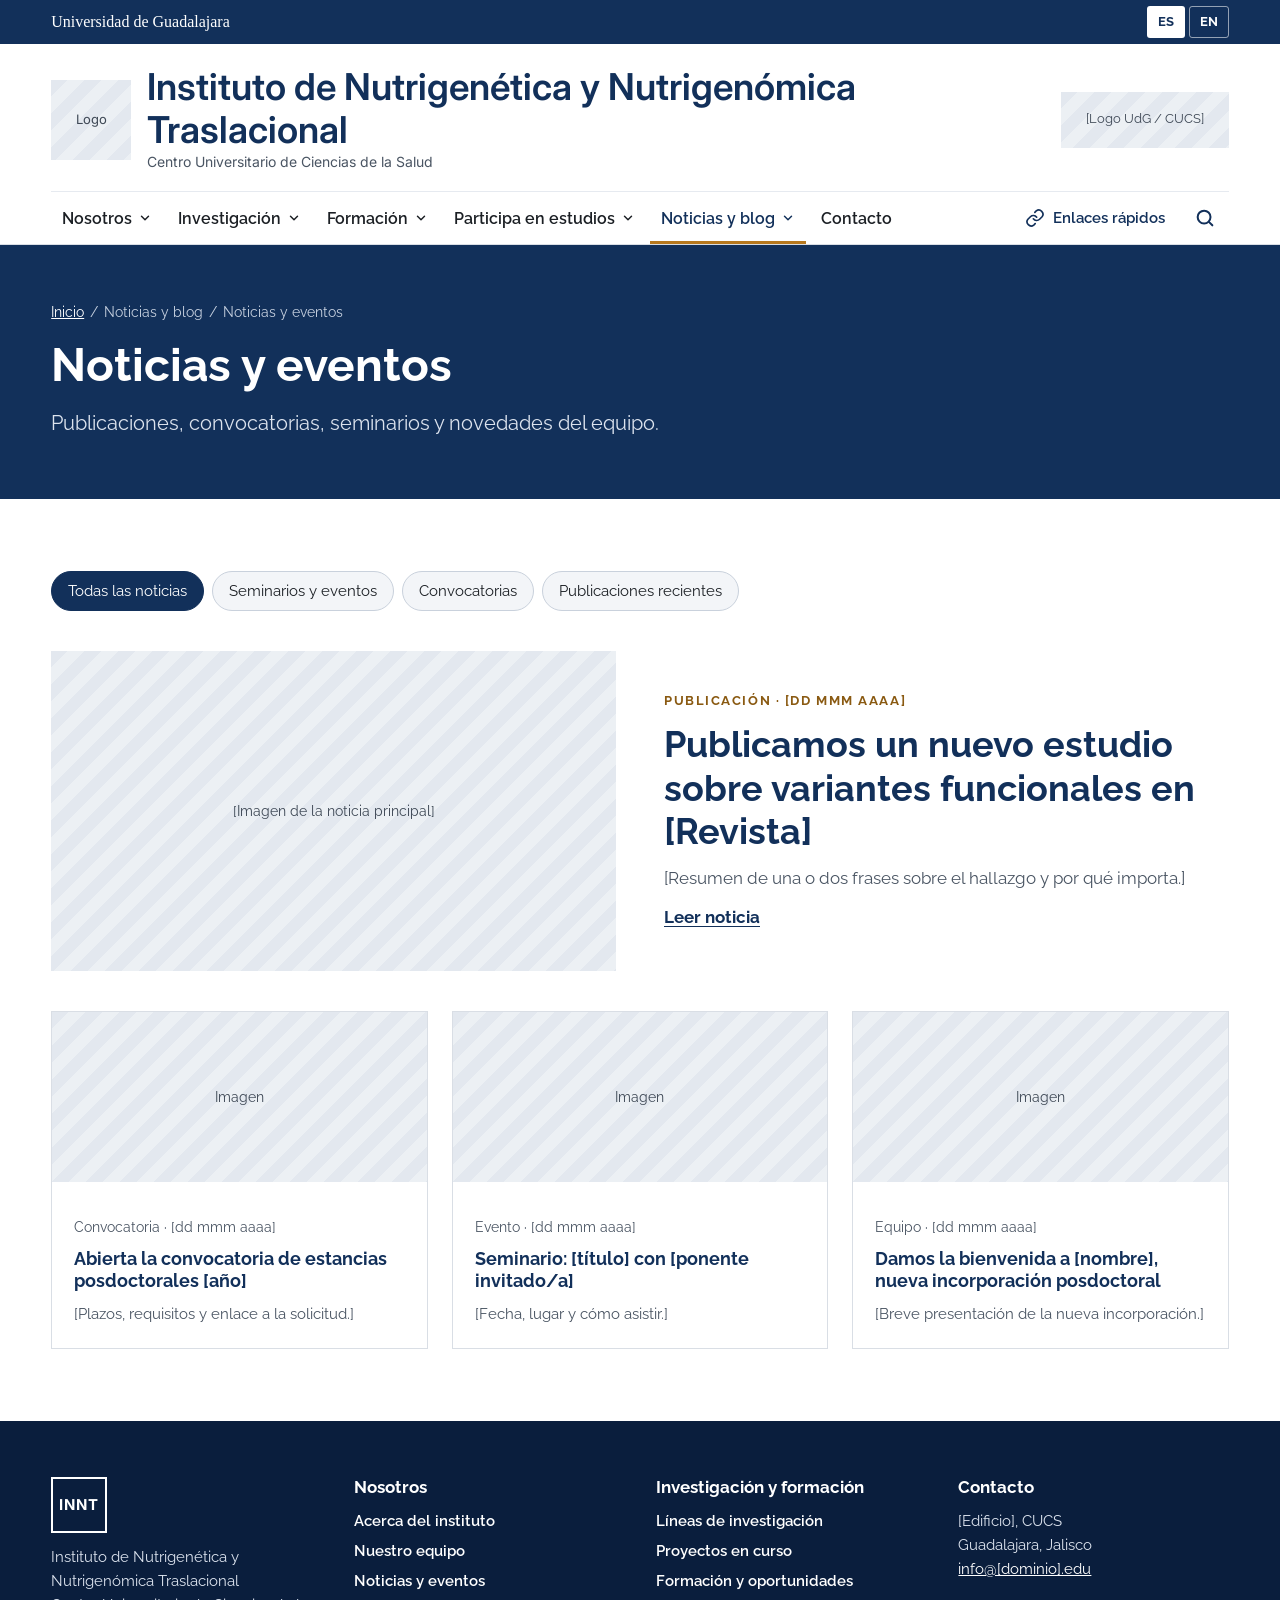
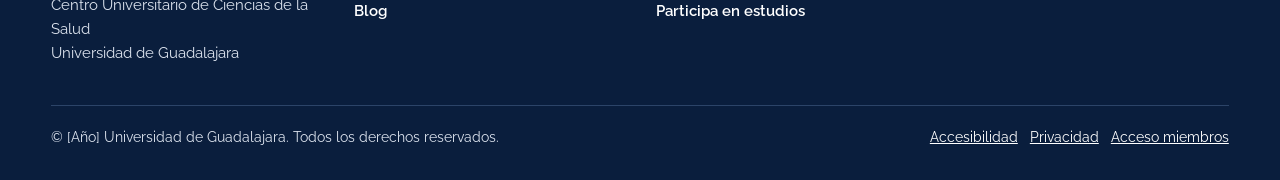
<file: noticias.html>
<!doctype html>
<html lang="es">
<head>
<meta charset="utf-8">
<meta name="viewport" content="width=device-width, initial-scale=1">
<title>Noticias y eventos · Instituto de Nutrigenética y Nutrigenómica Traslacional</title>
<meta name="description" content="Noticias, seminarios, convocatorias y publicaciones del instituto.">
<link rel="preconnect" href="https://fonts.googleapis.com">
<link rel="preconnect" href="https://fonts.gstatic.com" crossorigin>
<link rel="stylesheet" href="https://fonts.googleapis.com/css2?family=Raleway:ital,wght@0,100..900;1,100..900&amp;family=Inter:ital,opsz,wght@0,14..32,100..900;1,14..32,100..900&amp;display=swap">
<link rel="stylesheet" href="css/styles.css">
<script src="js/main.js" defer></script>
</head>
<body>
<a class="saltar-contenido" href="#contenido">Saltar al contenido</a>

<div class="barra-superior">
  <div class="contenedor barra-superior-contenido">
    <a class="barra-superior-nombre" href="https://www.udg.mx" target="_blank" rel="noopener">Universidad de Guadalajara</a>
    <div class="selector-idioma" role="group" aria-label="Idioma">
      <button type="button" data-lang="es" aria-pressed="true">ES</button>
      <button type="button" data-lang="en" aria-pressed="false">EN</button>
    </div>
  </div>
</div>

<header class="encabezado">
  <div class="contenedor">
    <div class="encabezado-superior">
      <a class="marca" href="index.html">
        <span class="imagen-pendiente imagen-logo imagen-logo-cuadrada" aria-hidden="true">Logo</span>
        <span>
          <span class="marca-nombre">Instituto de Nutrigenética y Nutrigenómica Traslacional</span>
          <span class="marca-subtitulo">Centro Universitario de Ciencias de la Salud</span>
        </span>
      </a>
      <div class="imagen-pendiente imagen-logo">[Logo UdG / CUCS]</div>
    </div>
  </div>
</header>

<div class="barra-fija">
  <div class="contenedor">
    <div class="barra-navegacion">
      <nav aria-label="Principal">
        <button type="button" class="boton-menu" aria-expanded="false" aria-controls="menu-principal"><svg class="icono-menu" viewBox="0 0 24 24" fill="none" stroke="currentColor" stroke-width="2.2" stroke-linecap="round" aria-hidden="true"><path class="icono-menu-abrir" d="M4 7h16M4 12h16M4 17h16"/><path class="icono-menu-cerrar" d="M6 6l12 12M18 6L6 18"/></svg>Menú</button>
        <ul class="menu-principal" id="menu-principal">
    <li class="menu-elemento">
      <button type="button" class="menu-boton" data-dropdown aria-expanded="false" aria-controls="menu-nos">Nosotros<svg class="icono-flecha" viewBox="0 0 24 24" fill="none" stroke="currentColor" stroke-width="2.5" stroke-linecap="round" stroke-linejoin="round" aria-hidden="true"><path d="M6 9l6 6 6-6"/></svg></button>
      <div class="desplegable desplegable-amplio desplegable-dos-columnas" id="menu-nos" hidden>
        <div class="desplegable-columna">
          <span class="desplegable-titulo">El instituto</span>
          <ul>
          <li><a class="desplegable-enlace desplegable-enlace-principal" href="nosotros.html">Presentación</a></li>
          <li><a class="desplegable-enlace" href="nosotros.html#mision">Misión, visión y valores</a></li>
          <li><a class="desplegable-enlace" href="contacto.html">Ubicación y contacto</a></li>
          </ul>
        </div>
        <div class="desplegable-columna">
          <span class="desplegable-titulo">Nuestro equipo</span>
          <ul>
          <li><a class="desplegable-enlace desplegable-enlace-principal" href="equipo.html">Todo el equipo</a></li>
          <li><a class="desplegable-enlace" href="equipo.html?equipo=dir">Dirección</a></li>
          <li><a class="desplegable-enlace" href="equipo.html?equipo=prof">Profesores investigadores</a></li>
          <li><a class="desplegable-enlace" href="equipo.html?equipo=post">Investigadores posdoctorales</a></li>
          <li><a class="desplegable-enlace" href="equipo.html?equipo=est">Estudiantes</a></li>
          <li><a class="desplegable-enlace" href="equipo.html?equipo=tec">Personal técnico y administrativo</a></li>
          </ul>
        </div>
      </div>
    </li>
    <li class="menu-elemento">
      <button type="button" class="menu-boton" data-dropdown aria-expanded="false" aria-controls="menu-inv">Investigación<svg class="icono-flecha" viewBox="0 0 24 24" fill="none" stroke="currentColor" stroke-width="2.5" stroke-linecap="round" stroke-linejoin="round" aria-hidden="true"><path d="M6 9l6 6 6-6"/></svg></button>
      <div class="desplegable desplegable-amplio desplegable-dos-columnas" id="menu-inv" hidden>
        <div class="desplegable-columna">
          <span class="desplegable-titulo">Líneas de investigación</span>
          <ul>
          <li><a class="desplegable-enlace desplegable-enlace-principal" href="investigacion.html">Todas las líneas</a></li>
          <li><a class="desplegable-enlace" href="investigacion.html#area-gf">Genómica funcional</a></li>
          <li><a class="desplegable-enlace" href="investigacion.html#area-epi">Regulación génica y epigenética</a></li>
          <li><a class="desplegable-enlace" href="investigacion.html#area-bio">Bioinformática y genómica computacional</a></li>
          <li><a class="desplegable-enlace" href="investigacion.html#area-enf">Genética de enfermedades humanas</a></li>
          </ul>
        </div>
        <div class="desplegable-columna">
          <span class="desplegable-titulo">Proyectos</span>
          <ul>
          <li><a class="desplegable-enlace desplegable-enlace-principal" href="proyectos.html">Proyectos en curso</a></li>
          <li><a class="desplegable-enlace" href="participa.html">Estudios que buscan participantes</a></li>
          <li><a class="desplegable-enlace" href="contacto.html">Colaboraciones</a></li>
          </ul>
        </div>
      </div>
    </li>
    <li class="menu-elemento">
      <button type="button" class="menu-boton" data-dropdown aria-expanded="false" aria-controls="menu-for">Formación<svg class="icono-flecha" viewBox="0 0 24 24" fill="none" stroke="currentColor" stroke-width="2.5" stroke-linecap="round" stroke-linejoin="round" aria-hidden="true"><path d="M6 9l6 6 6-6"/></svg></button>
      <div class="desplegable desplegable-amplio" id="menu-for" hidden>
        <div class="desplegable-columna">
          <span class="desplegable-titulo">Formación y oportunidades</span>
          <ul>
          <li><a class="desplegable-enlace desplegable-enlace-principal" href="formacion.html">Cómo unirte al instituto</a></li>
          <li><a class="desplegable-enlace" href="formacion.html#posdoc">Estancias posdoctorales</a></li>
          </ul>
        </div>
      </div>
    </li>
    <li class="menu-elemento">
      <button type="button" class="menu-boton" data-dropdown aria-expanded="false" aria-controls="menu-part">Participa en estudios<svg class="icono-flecha" viewBox="0 0 24 24" fill="none" stroke="currentColor" stroke-width="2.5" stroke-linecap="round" stroke-linejoin="round" aria-hidden="true"><path d="M6 9l6 6 6-6"/></svg></button>
      <div class="desplegable desplegable-amplio desplegable-dos-columnas" id="menu-part" hidden>
        <div class="desplegable-columna">
          <span class="desplegable-titulo">Estudios abiertos</span>
          <ul>
          <li><a class="desplegable-enlace" href="participa.html?estudio=estudio-raras">Estudio de familias con enfermedades raras</a></li>
          <li><a class="desplegable-enlace" href="participa.html?estudio=estudio-epi">Epigenoma del envejecimiento</a></li>
          </ul>
        </div>
        <div class="desplegable-columna">
          <span class="desplegable-titulo">Antes de participar</span>
          <ul>
          <li><a class="desplegable-enlace" href="participa.html#como-funciona">Cómo funciona la participación</a></li>
          <li><a class="desplegable-enlace" href="contacto.html">Hablar con coordinación de estudios</a></li>
          </ul>
        </div>
      </div>
    </li>
    <li class="menu-elemento">
      <button type="button" class="menu-boton" data-dropdown aria-expanded="false" aria-controls="menu-not" aria-current="page">Noticias y blog<svg class="icono-flecha" viewBox="0 0 24 24" fill="none" stroke="currentColor" stroke-width="2.5" stroke-linecap="round" stroke-linejoin="round" aria-hidden="true"><path d="M6 9l6 6 6-6"/></svg></button>
      <div class="desplegable desplegable-amplio desplegable-dos-columnas" id="menu-not" hidden>
        <div class="desplegable-columna">
          <span class="desplegable-titulo">Noticias y eventos</span>
          <ul>
          <li><a class="desplegable-enlace desplegable-enlace-principal" href="noticias.html">Todas las noticias</a></li>
          <li><a class="desplegable-enlace" href="noticias.html?tema=evento">Seminarios y eventos</a></li>
          <li><a class="desplegable-enlace" href="noticias.html?tema=convocatoria">Convocatorias</a></li>
          <li><a class="desplegable-enlace" href="noticias.html?tema=publicacion">Publicaciones recientes</a></li>
          </ul>
        </div>
        <div class="desplegable-columna">
          <span class="desplegable-titulo">Blog</span>
          <ul>
          <li><a class="desplegable-enlace desplegable-enlace-principal" href="blog.html">Todas las entradas</a></li>
          <li><a class="desplegable-enlace" href="blog.html?tema=divulgacion">Divulgación</a></li>
          <li><a class="desplegable-enlace" href="blog.html?tema=nutricion-genes">Nutrición y genes</a></li>
          <li><a class="desplegable-enlace" href="blog.html?tema=detras">Detrás de la investigación</a></li>
          </ul>
        </div>
      </div>
    </li>
    <li class="menu-elemento"><a class="menu-boton" href="contacto.html">Contacto</a></li>
        </ul>
      </nav>
      <div class="herramientas">
        <div class="menu-elemento">
          <button type="button" class="boton-icono" data-dropdown aria-expanded="false" aria-controls="menu-rapidos"><svg width="20" height="20" viewBox="0 0 24 24" fill="none" stroke="currentColor" stroke-width="2" stroke-linecap="round" stroke-linejoin="round" aria-hidden="true"><path d="M10 13a5 5 0 0 0 7.5.5l3-3a5 5 0 0 0-7-7l-1.7 1.7"/><path d="M14 11a5 5 0 0 0-7.5-.5l-3 3a5 5 0 0 0 7 7l1.7-1.7"/></svg><span class="boton-icono-texto">Enlaces rápidos</span></button>
          <ul class="desplegable desplegable-derecha" id="menu-rapidos" hidden>
            <li><a class="desplegable-enlace" href="participa.html">Estudios abiertos a voluntarios</a></li>
            <li><a class="desplegable-enlace" href="formacion.html">Convocatorias y plazas</a></li>
            <li><a class="desplegable-enlace" href="equipo.html">Directorio del equipo</a></li>
            <li><a class="desplegable-enlace" href="blog.html">Blog</a></li>
            <li><a class="desplegable-enlace" href="contacto.html">Contacto</a></li>
            <li class="desplegable-separador" role="separator"></li>
            <li><a class="desplegable-enlace" href="https://www.udg.mx" target="_blank" rel="noopener">Universidad de Guadalajara<span class="desplegable-descripcion">udg.mx</span></a></li>
            <li><a class="desplegable-enlace" href="https://www.cucs.udg.mx" target="_blank" rel="noopener">Centro Universitario de Ciencias de la Salud<span class="desplegable-descripcion">cucs.udg.mx</span></a></li>
          </ul>
        </div>
        <button type="button" class="boton-icono" data-search-toggle aria-expanded="false" aria-controls="buscador" aria-label="Buscar en el sitio"><svg width="22" height="22" viewBox="0 0 24 24" fill="none" stroke="currentColor" stroke-width="2.2" stroke-linecap="round" stroke-linejoin="round" aria-hidden="true"><circle cx="11" cy="11" r="7"/><path d="M20 20l-3.5-3.5"/></svg></button>
      </div>
    </div>
  </div>
  <search class="buscador" id="buscador" hidden>
    <form class="contenedor buscador-contenido" action="#" data-demo>
      <div class="campo">
        <label for="buscar">Buscar en el sitio</label>
        <input id="buscar" type="search" name="q" placeholder="Proyectos, personas, noticias…">
      </div>
      <button type="submit" class="boton boton-primario">Buscar</button>
    </form>
  </search>
</div>

<main id="contenido">
<header class="encabezado-pagina">
  <div class="contenedor">
    <nav class="migas" aria-label="Ruta de navegación">
      <ol>
        <li><a href="index.html">Inicio</a></li>
        <li>Noticias y blog</li>
        <li><span aria-current="page">Noticias y eventos</span></li>
      </ol>
    </nav>
    <h1>Noticias y eventos</h1>
    <p>Publicaciones, convocatorias, seminarios y novedades del equipo.</p>
  </div>
</header>

<section class="seccion">
  <div class="contenedor apilado-enorme">
    <div class="fila-compacta" data-filter-group="tema" role="group" aria-label="Filtrar noticias">
      <button type="button" class="etiqueta" data-filter="todos" aria-pressed="true">Todas las noticias</button>
      <button type="button" class="etiqueta" data-filter="evento" aria-pressed="false">Seminarios y eventos</button>
      <button type="button" class="etiqueta" data-filter="convocatoria" aria-pressed="false">Convocatorias</button>
      <button type="button" class="etiqueta" data-filter="publicacion" aria-pressed="false">Publicaciones recientes</button>
    </div>
    <article class="dos-columnas" data-filter-item="tema" data-cat="publicacion">
      <div class="imagen-pendiente imagen-grande">[Imagen de la noticia principal]</div>
      <div class="apilado">
        <p class="antetitulo">Publicación · [dd mmm aaaa]</p>
        <h2 class="titulo-seccion">Publicamos un nuevo estudio sobre variantes funcionales en [Revista]</h2>
        <p class="texto-suave">[Resumen de una o dos frases sobre el hallazgo y por qué importa.]</p>
        <a class="enlace-destacado" href="#noticia">Leer noticia</a>
      </div>
    </article>
    <div class="rejilla">
      <article class="tarjeta tarjeta-con-imagen" data-filter-item="tema" data-cat="convocatoria">
        <div class="imagen-pendiente imagen-chica">Imagen</div>
        <div class="tarjeta-cuerpo">
          <span class="nota">Convocatoria · [dd mmm aaaa]</span>
          <h3 class="titulo-chico">Abierta la convocatoria de estancias posdoctorales [año]</h3>
          <p class="texto-suave texto-chico">[Plazos, requisitos y enlace a la solicitud.]</p>
        </div>
      </article>
      <article class="tarjeta tarjeta-con-imagen" data-filter-item="tema" data-cat="evento">
        <div class="imagen-pendiente imagen-chica">Imagen</div>
        <div class="tarjeta-cuerpo">
          <span class="nota">Evento · [dd mmm aaaa]</span>
          <h3 class="titulo-chico">Seminario: [título] con [ponente invitado/a]</h3>
          <p class="texto-suave texto-chico">[Fecha, lugar y cómo asistir.]</p>
        </div>
      </article>
      <article class="tarjeta tarjeta-con-imagen" data-filter-item="tema" data-cat="equipo">
        <div class="imagen-pendiente imagen-chica">Imagen</div>
        <div class="tarjeta-cuerpo">
          <span class="nota">Equipo · [dd mmm aaaa]</span>
          <h3 class="titulo-chico">Damos la bienvenida a [nombre], nueva incorporación posdoctoral</h3>
          <p class="texto-suave texto-chico">[Breve presentación de la nueva incorporación.]</p>
        </div>
      </article>
    </div>
  </div>
</section>
</main>

<footer class="pie">
  <div class="contenedor apilado-enorme">
    <div class="pie-columnas">
      <div class="apilado">
        <span class="logotipo logotipo-claro" aria-hidden="true">INNT</span>
        <p>Instituto de Nutrigenética y Nutrigenómica Traslacional<br>Centro Universitario de Ciencias de la Salud<br>Universidad de Guadalajara</p>
      </div>
      <nav aria-labelledby="pie-nosotros">
        <h2 id="pie-nosotros">Nosotros</h2>
        <ul class="pie-enlaces">
          <li><a href="nosotros.html">Acerca del instituto</a></li>
          <li><a href="equipo.html">Nuestro equipo</a></li>
          <li><a href="noticias.html">Noticias y eventos</a></li>
          <li><a href="blog.html">Blog</a></li>
        </ul>
      </nav>
      <nav aria-labelledby="pie-investigacion">
        <h2 id="pie-investigacion">Investigación y formación</h2>
        <ul class="pie-enlaces">
          <li><a href="investigacion.html">Líneas de investigación</a></li>
          <li><a href="proyectos.html">Proyectos en curso</a></li>
          <li><a href="formacion.html">Formación y oportunidades</a></li>
          <li><a href="participa.html">Participa en estudios</a></li>
        </ul>
      </nav>
      <div>
        <h2>Contacto</h2>
        <address>[Edificio], CUCS<br>Guadalajara, Jalisco<br><a href="mailto:info@[dominio].edu">info@[dominio].edu</a></address>
      </div>
    </div>
    <div class="pie-inferior">
      <p>© [Año] Universidad de Guadalajara. Todos los derechos reservados.</p>
      <nav aria-label="Avisos del sitio">
        <ul class="fila lista-limpia">
          <li><a href="#accesibilidad">Accesibilidad</a></li>
          <li><a href="#privacidad">Privacidad</a></li>
          <li><a href="#acceso">Acceso miembros</a></li>
        </ul>
      </nav>
    </div>
  </div>
</footer>
</body>
</html>
</file>
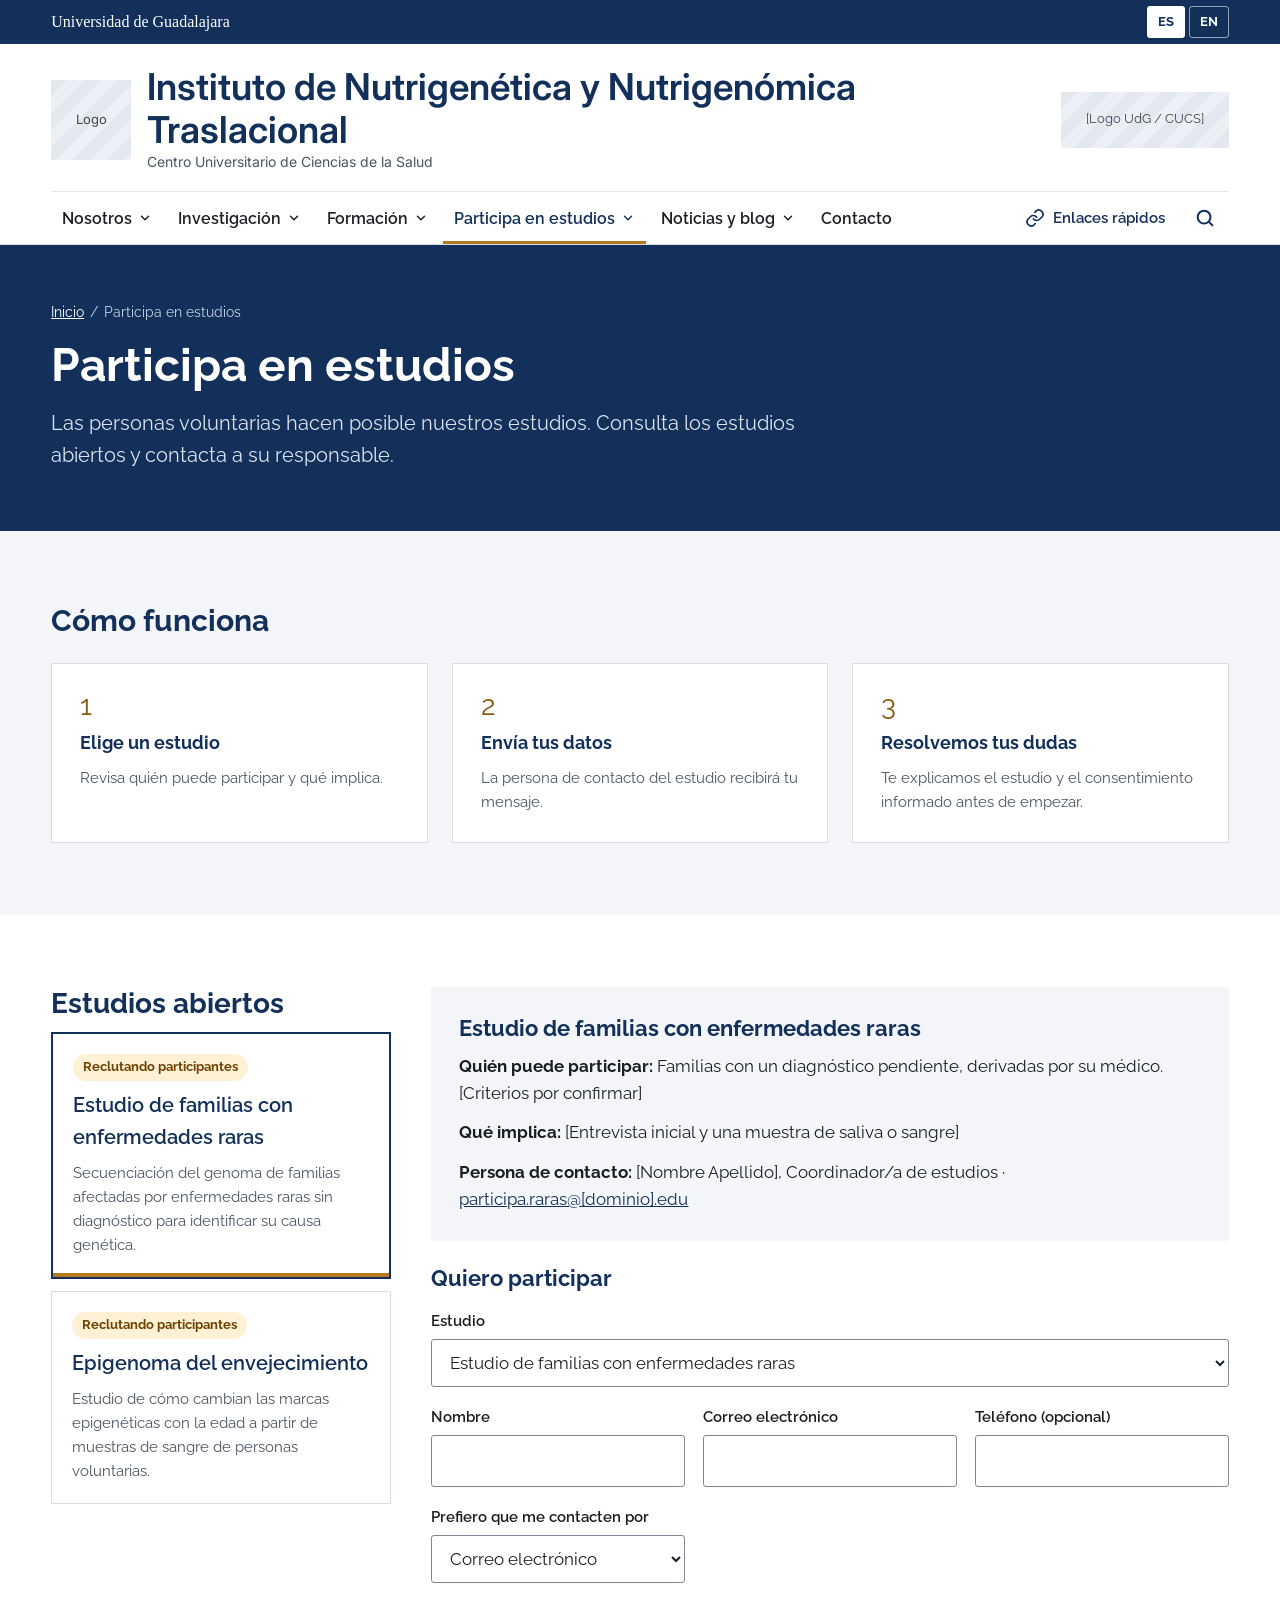
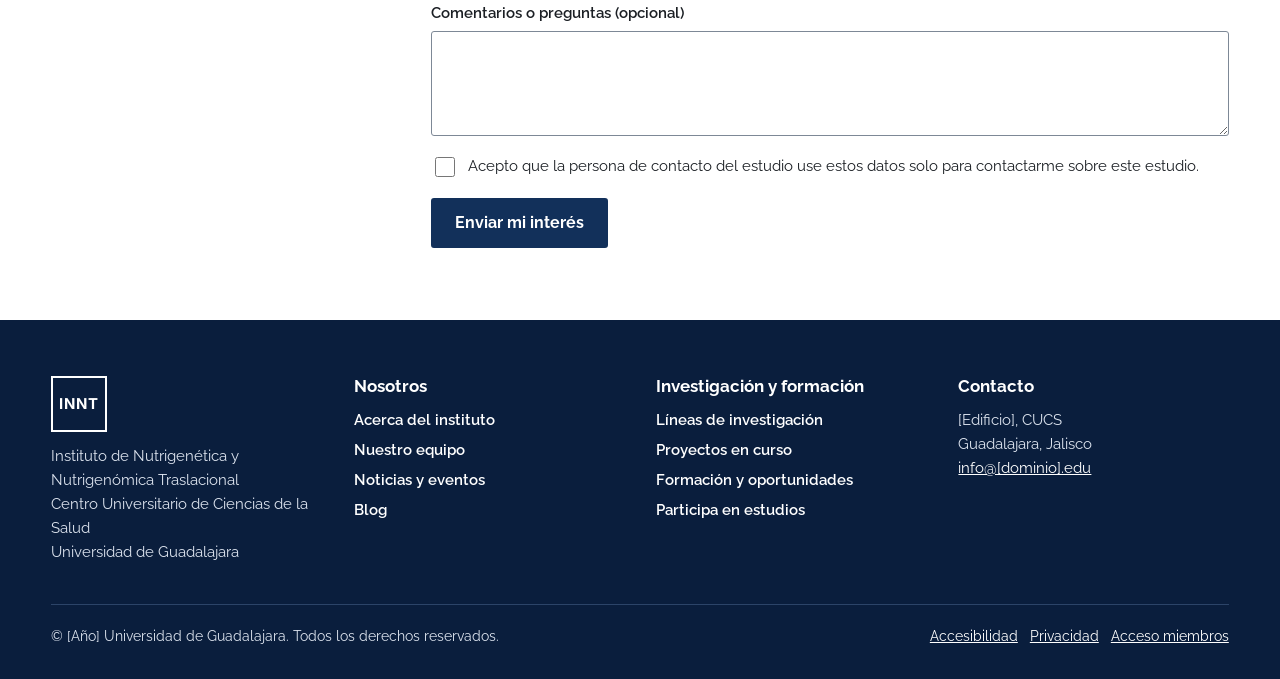
<file: participa.html>
<!doctype html>
<html lang="es">
<head>
<meta charset="utf-8">
<meta name="viewport" content="width=device-width, initial-scale=1">
<title>Participa en estudios · Instituto de Nutrigenética y Nutrigenómica Traslacional</title>
<meta name="description" content="Estudios del instituto que buscan personas voluntarias y cómo participar.">
<link rel="preconnect" href="https://fonts.googleapis.com">
<link rel="preconnect" href="https://fonts.gstatic.com" crossorigin>
<link rel="stylesheet" href="https://fonts.googleapis.com/css2?family=Raleway:ital,wght@0,100..900;1,100..900&amp;family=Inter:ital,opsz,wght@0,14..32,100..900;1,14..32,100..900&amp;display=swap">
<link rel="stylesheet" href="css/styles.css">
<script src="js/main.js" defer></script>
</head>
<body>
<a class="saltar-contenido" href="#contenido">Saltar al contenido</a>

<div class="barra-superior">
  <div class="contenedor barra-superior-contenido">
    <a class="barra-superior-nombre" href="https://www.udg.mx" target="_blank" rel="noopener">Universidad de Guadalajara</a>
    <div class="selector-idioma" role="group" aria-label="Idioma">
      <button type="button" data-lang="es" aria-pressed="true">ES</button>
      <button type="button" data-lang="en" aria-pressed="false">EN</button>
    </div>
  </div>
</div>

<header class="encabezado">
  <div class="contenedor">
    <div class="encabezado-superior">
      <a class="marca" href="index.html">
        <span class="imagen-pendiente imagen-logo imagen-logo-cuadrada" aria-hidden="true">Logo</span>
        <span>
          <span class="marca-nombre">Instituto de Nutrigenética y Nutrigenómica Traslacional</span>
          <span class="marca-subtitulo">Centro Universitario de Ciencias de la Salud</span>
        </span>
      </a>
      <div class="imagen-pendiente imagen-logo">[Logo UdG / CUCS]</div>
    </div>
  </div>
</header>

<div class="barra-fija">
  <div class="contenedor">
    <div class="barra-navegacion">
      <nav aria-label="Principal">
        <button type="button" class="boton-menu" aria-expanded="false" aria-controls="menu-principal"><svg class="icono-menu" viewBox="0 0 24 24" fill="none" stroke="currentColor" stroke-width="2.2" stroke-linecap="round" aria-hidden="true"><path class="icono-menu-abrir" d="M4 7h16M4 12h16M4 17h16"/><path class="icono-menu-cerrar" d="M6 6l12 12M18 6L6 18"/></svg>Menú</button>
        <ul class="menu-principal" id="menu-principal">
    <li class="menu-elemento">
      <button type="button" class="menu-boton" data-dropdown aria-expanded="false" aria-controls="menu-nos">Nosotros<svg class="icono-flecha" viewBox="0 0 24 24" fill="none" stroke="currentColor" stroke-width="2.5" stroke-linecap="round" stroke-linejoin="round" aria-hidden="true"><path d="M6 9l6 6 6-6"/></svg></button>
      <div class="desplegable desplegable-amplio desplegable-dos-columnas" id="menu-nos" hidden>
        <div class="desplegable-columna">
          <span class="desplegable-titulo">El instituto</span>
          <ul>
          <li><a class="desplegable-enlace desplegable-enlace-principal" href="nosotros.html">Presentación</a></li>
          <li><a class="desplegable-enlace" href="nosotros.html#mision">Misión, visión y valores</a></li>
          <li><a class="desplegable-enlace" href="contacto.html">Ubicación y contacto</a></li>
          </ul>
        </div>
        <div class="desplegable-columna">
          <span class="desplegable-titulo">Nuestro equipo</span>
          <ul>
          <li><a class="desplegable-enlace desplegable-enlace-principal" href="equipo.html">Todo el equipo</a></li>
          <li><a class="desplegable-enlace" href="equipo.html?equipo=dir">Dirección</a></li>
          <li><a class="desplegable-enlace" href="equipo.html?equipo=prof">Profesores investigadores</a></li>
          <li><a class="desplegable-enlace" href="equipo.html?equipo=post">Investigadores posdoctorales</a></li>
          <li><a class="desplegable-enlace" href="equipo.html?equipo=est">Estudiantes</a></li>
          <li><a class="desplegable-enlace" href="equipo.html?equipo=tec">Personal técnico y administrativo</a></li>
          </ul>
        </div>
      </div>
    </li>
    <li class="menu-elemento">
      <button type="button" class="menu-boton" data-dropdown aria-expanded="false" aria-controls="menu-inv">Investigación<svg class="icono-flecha" viewBox="0 0 24 24" fill="none" stroke="currentColor" stroke-width="2.5" stroke-linecap="round" stroke-linejoin="round" aria-hidden="true"><path d="M6 9l6 6 6-6"/></svg></button>
      <div class="desplegable desplegable-amplio desplegable-dos-columnas" id="menu-inv" hidden>
        <div class="desplegable-columna">
          <span class="desplegable-titulo">Líneas de investigación</span>
          <ul>
          <li><a class="desplegable-enlace desplegable-enlace-principal" href="investigacion.html">Todas las líneas</a></li>
          <li><a class="desplegable-enlace" href="investigacion.html#area-gf">Genómica funcional</a></li>
          <li><a class="desplegable-enlace" href="investigacion.html#area-epi">Regulación génica y epigenética</a></li>
          <li><a class="desplegable-enlace" href="investigacion.html#area-bio">Bioinformática y genómica computacional</a></li>
          <li><a class="desplegable-enlace" href="investigacion.html#area-enf">Genética de enfermedades humanas</a></li>
          </ul>
        </div>
        <div class="desplegable-columna">
          <span class="desplegable-titulo">Proyectos</span>
          <ul>
          <li><a class="desplegable-enlace desplegable-enlace-principal" href="proyectos.html">Proyectos en curso</a></li>
          <li><a class="desplegable-enlace" href="participa.html">Estudios que buscan participantes</a></li>
          <li><a class="desplegable-enlace" href="contacto.html">Colaboraciones</a></li>
          </ul>
        </div>
      </div>
    </li>
    <li class="menu-elemento">
      <button type="button" class="menu-boton" data-dropdown aria-expanded="false" aria-controls="menu-for">Formación<svg class="icono-flecha" viewBox="0 0 24 24" fill="none" stroke="currentColor" stroke-width="2.5" stroke-linecap="round" stroke-linejoin="round" aria-hidden="true"><path d="M6 9l6 6 6-6"/></svg></button>
      <div class="desplegable desplegable-amplio" id="menu-for" hidden>
        <div class="desplegable-columna">
          <span class="desplegable-titulo">Formación y oportunidades</span>
          <ul>
          <li><a class="desplegable-enlace desplegable-enlace-principal" href="formacion.html">Cómo unirte al instituto</a></li>
          <li><a class="desplegable-enlace" href="formacion.html#posdoc">Estancias posdoctorales</a></li>
          </ul>
        </div>
      </div>
    </li>
    <li class="menu-elemento">
      <button type="button" class="menu-boton" data-dropdown aria-expanded="false" aria-controls="menu-part" aria-current="page">Participa en estudios<svg class="icono-flecha" viewBox="0 0 24 24" fill="none" stroke="currentColor" stroke-width="2.5" stroke-linecap="round" stroke-linejoin="round" aria-hidden="true"><path d="M6 9l6 6 6-6"/></svg></button>
      <div class="desplegable desplegable-amplio desplegable-dos-columnas" id="menu-part" hidden>
        <div class="desplegable-columna">
          <span class="desplegable-titulo">Estudios abiertos</span>
          <ul>
          <li><a class="desplegable-enlace" href="participa.html?estudio=estudio-raras">Estudio de familias con enfermedades raras</a></li>
          <li><a class="desplegable-enlace" href="participa.html?estudio=estudio-epi">Epigenoma del envejecimiento</a></li>
          </ul>
        </div>
        <div class="desplegable-columna">
          <span class="desplegable-titulo">Antes de participar</span>
          <ul>
          <li><a class="desplegable-enlace" href="participa.html#como-funciona">Cómo funciona la participación</a></li>
          <li><a class="desplegable-enlace" href="contacto.html">Hablar con coordinación de estudios</a></li>
          </ul>
        </div>
      </div>
    </li>
    <li class="menu-elemento">
      <button type="button" class="menu-boton" data-dropdown aria-expanded="false" aria-controls="menu-not">Noticias y blog<svg class="icono-flecha" viewBox="0 0 24 24" fill="none" stroke="currentColor" stroke-width="2.5" stroke-linecap="round" stroke-linejoin="round" aria-hidden="true"><path d="M6 9l6 6 6-6"/></svg></button>
      <div class="desplegable desplegable-amplio desplegable-dos-columnas" id="menu-not" hidden>
        <div class="desplegable-columna">
          <span class="desplegable-titulo">Noticias y eventos</span>
          <ul>
          <li><a class="desplegable-enlace desplegable-enlace-principal" href="noticias.html">Todas las noticias</a></li>
          <li><a class="desplegable-enlace" href="noticias.html?tema=evento">Seminarios y eventos</a></li>
          <li><a class="desplegable-enlace" href="noticias.html?tema=convocatoria">Convocatorias</a></li>
          <li><a class="desplegable-enlace" href="noticias.html?tema=publicacion">Publicaciones recientes</a></li>
          </ul>
        </div>
        <div class="desplegable-columna">
          <span class="desplegable-titulo">Blog</span>
          <ul>
          <li><a class="desplegable-enlace desplegable-enlace-principal" href="blog.html">Todas las entradas</a></li>
          <li><a class="desplegable-enlace" href="blog.html?tema=divulgacion">Divulgación</a></li>
          <li><a class="desplegable-enlace" href="blog.html?tema=nutricion-genes">Nutrición y genes</a></li>
          <li><a class="desplegable-enlace" href="blog.html?tema=detras">Detrás de la investigación</a></li>
          </ul>
        </div>
      </div>
    </li>
    <li class="menu-elemento"><a class="menu-boton" href="contacto.html">Contacto</a></li>
        </ul>
      </nav>
      <div class="herramientas">
        <div class="menu-elemento">
          <button type="button" class="boton-icono" data-dropdown aria-expanded="false" aria-controls="menu-rapidos"><svg width="20" height="20" viewBox="0 0 24 24" fill="none" stroke="currentColor" stroke-width="2" stroke-linecap="round" stroke-linejoin="round" aria-hidden="true"><path d="M10 13a5 5 0 0 0 7.5.5l3-3a5 5 0 0 0-7-7l-1.7 1.7"/><path d="M14 11a5 5 0 0 0-7.5-.5l-3 3a5 5 0 0 0 7 7l1.7-1.7"/></svg><span class="boton-icono-texto">Enlaces rápidos</span></button>
          <ul class="desplegable desplegable-derecha" id="menu-rapidos" hidden>
            <li><a class="desplegable-enlace" href="participa.html">Estudios abiertos a voluntarios</a></li>
            <li><a class="desplegable-enlace" href="formacion.html">Convocatorias y plazas</a></li>
            <li><a class="desplegable-enlace" href="equipo.html">Directorio del equipo</a></li>
            <li><a class="desplegable-enlace" href="blog.html">Blog</a></li>
            <li><a class="desplegable-enlace" href="contacto.html">Contacto</a></li>
            <li class="desplegable-separador" role="separator"></li>
            <li><a class="desplegable-enlace" href="https://www.udg.mx" target="_blank" rel="noopener">Universidad de Guadalajara<span class="desplegable-descripcion">udg.mx</span></a></li>
            <li><a class="desplegable-enlace" href="https://www.cucs.udg.mx" target="_blank" rel="noopener">Centro Universitario de Ciencias de la Salud<span class="desplegable-descripcion">cucs.udg.mx</span></a></li>
          </ul>
        </div>
        <button type="button" class="boton-icono" data-search-toggle aria-expanded="false" aria-controls="buscador" aria-label="Buscar en el sitio"><svg width="22" height="22" viewBox="0 0 24 24" fill="none" stroke="currentColor" stroke-width="2.2" stroke-linecap="round" stroke-linejoin="round" aria-hidden="true"><circle cx="11" cy="11" r="7"/><path d="M20 20l-3.5-3.5"/></svg></button>
      </div>
    </div>
  </div>
  <search class="buscador" id="buscador" hidden>
    <form class="contenedor buscador-contenido" action="#" data-demo>
      <div class="campo">
        <label for="buscar">Buscar en el sitio</label>
        <input id="buscar" type="search" name="q" placeholder="Proyectos, personas, noticias…">
      </div>
      <button type="submit" class="boton boton-primario">Buscar</button>
    </form>
  </search>
</div>

<main id="contenido">
<header class="encabezado-pagina">
  <div class="contenedor">
    <nav class="migas" aria-label="Ruta de navegación">
      <ol>
        <li><a href="index.html">Inicio</a></li>
        <li><span aria-current="page">Participa en estudios</span></li>
      </ol>
    </nav>
    <h1>Participa en estudios</h1>
    <p>Las personas voluntarias hacen posible nuestros estudios. Consulta los estudios abiertos y contacta a su responsable.</p>
  </div>
</header>

<section class="seccion seccion-alterna" id="como-funciona" aria-labelledby="h-como">
  <div class="contenedor apilado-grande">
    <h2 id="h-como" class="titulo-subseccion">Cómo funciona</h2>
    <ol class="rejilla pasos">
      <li class="tarjeta"><span class="numero">1</span><h3 class="titulo-chico">Elige un estudio</h3><p class="texto-suave texto-chico">Revisa quién puede participar y qué implica.</p></li>
      <li class="tarjeta"><span class="numero">2</span><h3 class="titulo-chico">Envía tus datos</h3><p class="texto-suave texto-chico">La persona de contacto del estudio recibirá tu mensaje.</p></li>
      <li class="tarjeta"><span class="numero">3</span><h3 class="titulo-chico">Resolvemos tus dudas</h3><p class="texto-suave texto-chico">Te explicamos el estudio y el consentimiento informado antes de empezar.</p></li>
    </ol>
  </div>
</section>

<section class="seccion" aria-labelledby="h-abiertos">
  <div class="contenedor con-lateral">
    <div class="columna-lateral apilado" data-select-group="estudio">
      <h2 id="h-abiertos" class="titulo-tarjeta-grande">Estudios abiertos</h2>
      <button type="button" class="tarjeta-seleccion tarjeta-seleccion-amplia" data-select="estudio-raras" aria-pressed="true">
        <span class="estado estado-reclutando">Reclutando participantes</span>
        <span class="tarjeta-seleccion-titulo">Estudio de familias con enfermedades raras</span>
        <span class="texto-chico texto-suave">Secuenciación del genoma de familias afectadas por enfermedades raras sin diagnóstico para identificar su causa genética.</span>
      </button>
      <button type="button" class="tarjeta-seleccion tarjeta-seleccion-amplia" data-select="estudio-epi" aria-pressed="false">
        <span class="estado estado-reclutando">Reclutando participantes</span>
        <span class="tarjeta-seleccion-titulo">Epigenoma del envejecimiento</span>
        <span class="texto-chico texto-suave">Estudio de cómo cambian las marcas epigenéticas con la edad a partir de muestras de sangre de personas voluntarias.</span>
      </button>
    </div>
    <div class="columna-principal apilado-grande">
      <article class="tarjeta tarjeta-plana" id="estudio-raras" data-panel="estudio" aria-labelledby="h-estudio-raras">
        <h3 id="h-estudio-raras" class="titulo-tarjeta">Estudio de familias con enfermedades raras</h3>
        <p><strong>Quién puede participar:</strong> Familias con un diagnóstico pendiente, derivadas por su médico. [Criterios por confirmar]</p>
        <p><strong>Qué implica:</strong> [Entrevista inicial y una muestra de saliva o sangre]</p>
        <p><strong>Persona de contacto:</strong> [Nombre Apellido], Coordinador/a de estudios · <a href="mailto:participa.raras@[dominio].edu">participa.raras@[dominio].edu</a></p>
      </article>
      <article class="tarjeta tarjeta-plana" id="estudio-epi" data-panel="estudio" aria-labelledby="h-estudio-epi" hidden>
        <h3 id="h-estudio-epi" class="titulo-tarjeta">Epigenoma del envejecimiento</h3>
        <p><strong>Quién puede participar:</strong> Personas adultas sanas de [rango de edad]. [Criterios por confirmar]</p>
        <p><strong>Qué implica:</strong> [Una visita de 1 hora y una muestra de sangre]</p>
        <p><strong>Persona de contacto:</strong> [Nombre Apellido], Coordinador/a de estudios · <a href="mailto:participa.epigenoma@[dominio].edu">participa.epigenoma@[dominio].edu</a></p>
      </article>
      <form class="formulario" action="#" data-demo aria-labelledby="h-participar">
        <h3 id="h-participar" class="titulo-tarjeta">Quiero participar</h3>
        <div class="campo">
          <label for="p-estudio">Estudio</label>
          <select id="p-estudio" name="estudio" data-sync="estudio">
          <option value="estudio-raras">Estudio de familias con enfermedades raras</option>
          <option value="estudio-epi">Epigenoma del envejecimiento</option>
          </select>
        </div>
        <div class="rejilla-formulario">
          <div class="campo"><label for="p-nombre">Nombre</label><input id="p-nombre" name="nombre" type="text" autocomplete="name" required></div>
          <div class="campo"><label for="p-correo">Correo electrónico</label><input id="p-correo" name="correo" type="email" autocomplete="email" required></div>
          <div class="campo"><label for="p-tel">Teléfono (opcional)</label><input id="p-tel" name="telefono" type="tel" autocomplete="tel"></div>
          <div class="campo"><label for="p-pref">Prefiero que me contacten por</label><select id="p-pref" name="preferencia"><option>Correo electrónico</option><option>Teléfono</option></select></div>
        </div>
        <div class="campo"><label for="p-msg">Comentarios o preguntas (opcional)</label><textarea id="p-msg" name="mensaje" rows="3"></textarea></div>
        <label class="casilla" for="p-ok"><input id="p-ok" name="consentimiento" type="checkbox" required><span>Acepto que la persona de contacto del estudio use estos datos solo para contactarme sobre este estudio.</span></label>
        <p class="mensaje-exito" role="status" tabindex="-1" hidden>Gracias por tu interés. La persona de contacto del estudio te escribirá pronto.</p>
        <div><button type="submit" class="boton boton-primario">Enviar mi interés</button></div>
      </form>
    </div>
  </div>
</section>
</main>

<footer class="pie">
  <div class="contenedor apilado-enorme">
    <div class="pie-columnas">
      <div class="apilado">
        <span class="logotipo logotipo-claro" aria-hidden="true">INNT</span>
        <p>Instituto de Nutrigenética y Nutrigenómica Traslacional<br>Centro Universitario de Ciencias de la Salud<br>Universidad de Guadalajara</p>
      </div>
      <nav aria-labelledby="pie-nosotros">
        <h2 id="pie-nosotros">Nosotros</h2>
        <ul class="pie-enlaces">
          <li><a href="nosotros.html">Acerca del instituto</a></li>
          <li><a href="equipo.html">Nuestro equipo</a></li>
          <li><a href="noticias.html">Noticias y eventos</a></li>
          <li><a href="blog.html">Blog</a></li>
        </ul>
      </nav>
      <nav aria-labelledby="pie-investigacion">
        <h2 id="pie-investigacion">Investigación y formación</h2>
        <ul class="pie-enlaces">
          <li><a href="investigacion.html">Líneas de investigación</a></li>
          <li><a href="proyectos.html">Proyectos en curso</a></li>
          <li><a href="formacion.html">Formación y oportunidades</a></li>
          <li><a href="participa.html">Participa en estudios</a></li>
        </ul>
      </nav>
      <div>
        <h2>Contacto</h2>
        <address>[Edificio], CUCS<br>Guadalajara, Jalisco<br><a href="mailto:info@[dominio].edu">info@[dominio].edu</a></address>
      </div>
    </div>
    <div class="pie-inferior">
      <p>© [Año] Universidad de Guadalajara. Todos los derechos reservados.</p>
      <nav aria-label="Avisos del sitio">
        <ul class="fila lista-limpia">
          <li><a href="#accesibilidad">Accesibilidad</a></li>
          <li><a href="#privacidad">Privacidad</a></li>
          <li><a href="#acceso">Acceso miembros</a></li>
        </ul>
      </nav>
    </div>
  </div>
</footer>
</body>
</html>
</file>
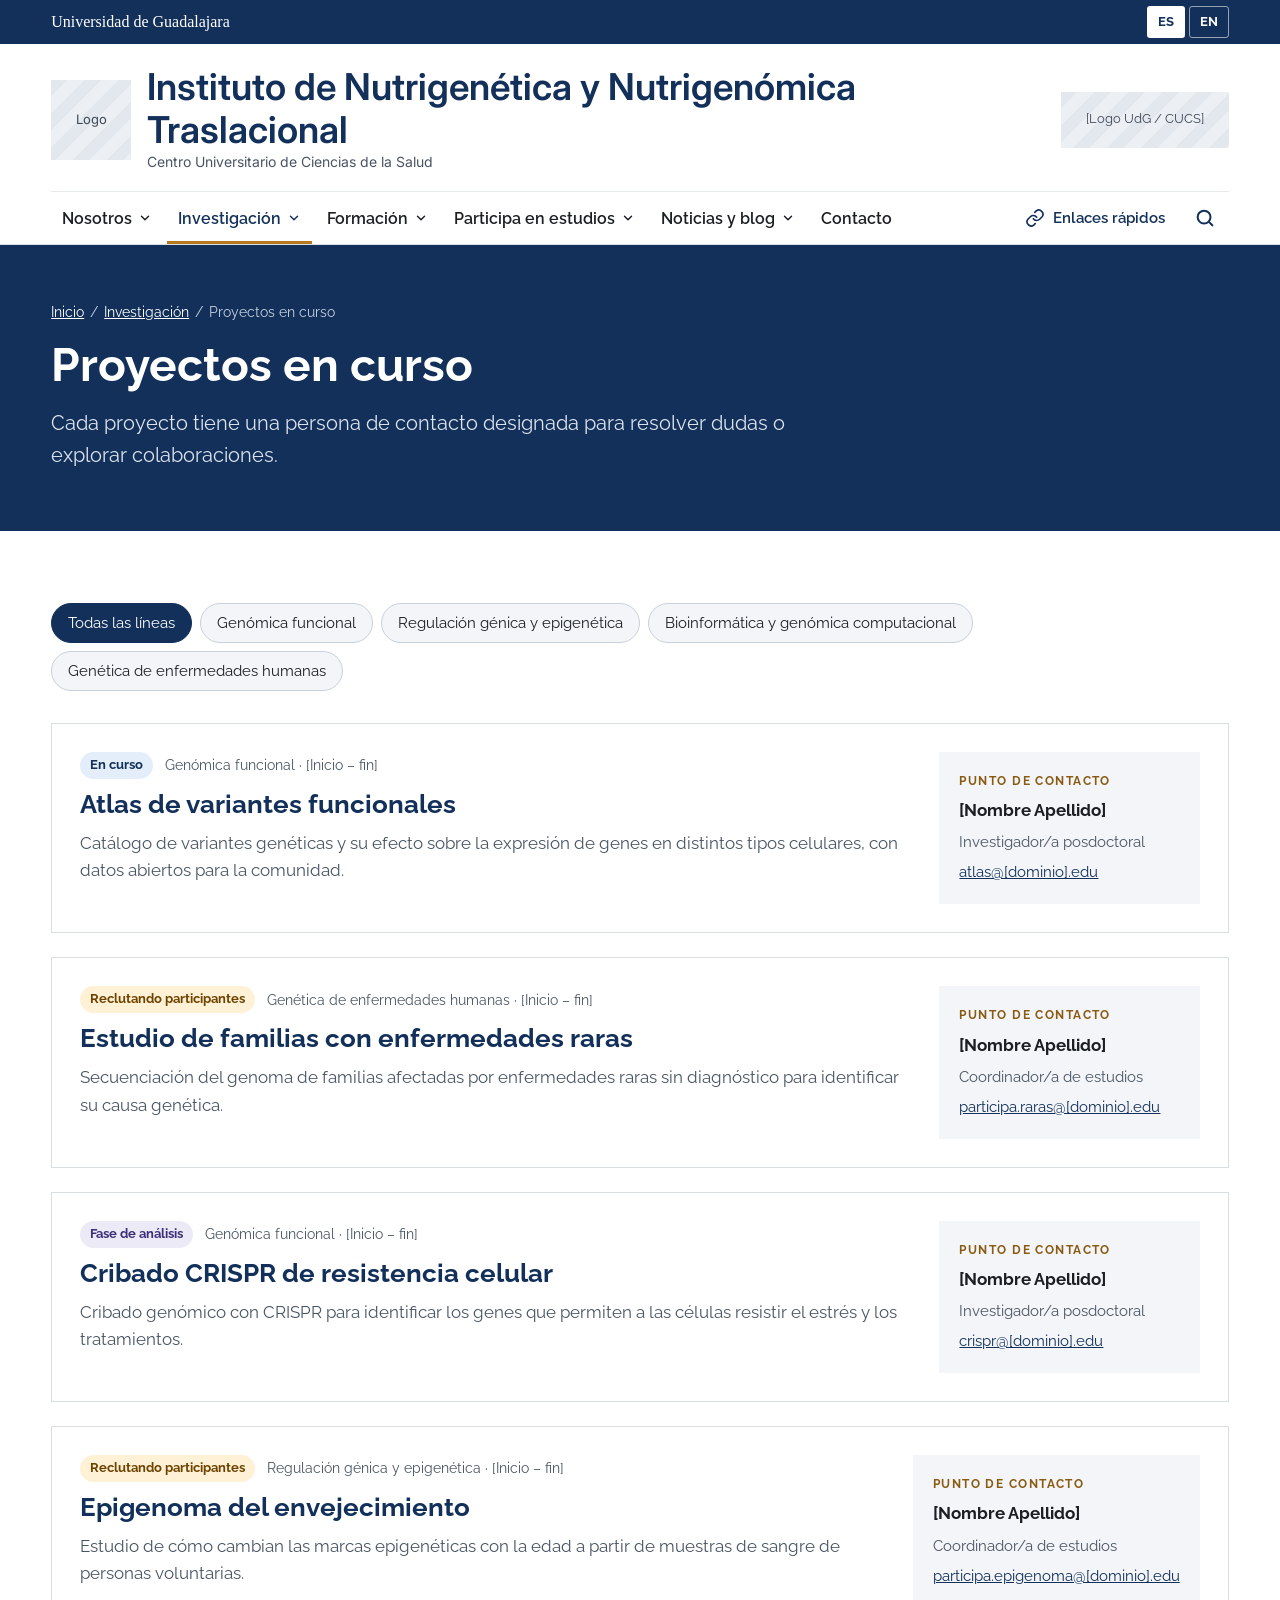
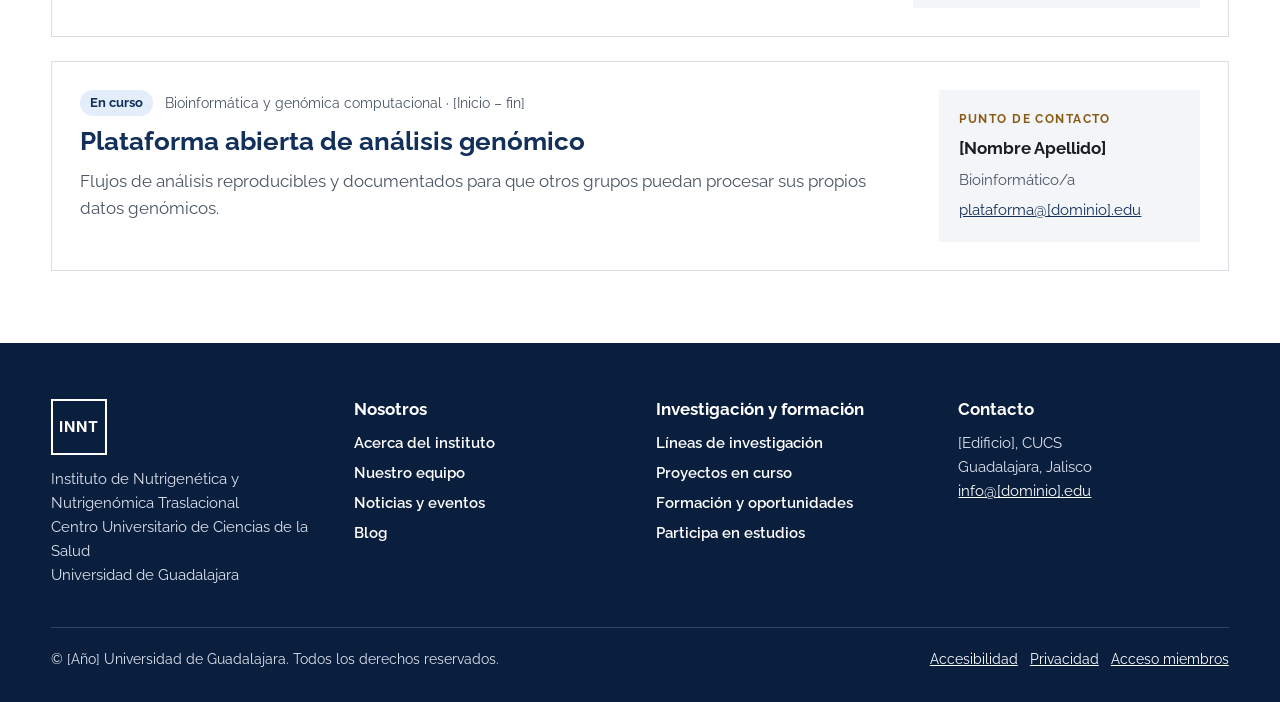
<file: proyectos.html>
<!doctype html>
<html lang="es">
<head>
<meta charset="utf-8">
<meta name="viewport" content="width=device-width, initial-scale=1">
<title>Proyectos en curso · Instituto de Nutrigenética y Nutrigenómica Traslacional</title>
<meta name="description" content="Proyectos en curso del instituto, su estado y su persona de contacto.">
<link rel="preconnect" href="https://fonts.googleapis.com">
<link rel="preconnect" href="https://fonts.gstatic.com" crossorigin>
<link rel="stylesheet" href="https://fonts.googleapis.com/css2?family=Raleway:ital,wght@0,100..900;1,100..900&amp;family=Inter:ital,opsz,wght@0,14..32,100..900;1,14..32,100..900&amp;display=swap">
<link rel="stylesheet" href="css/styles.css">
<script src="js/main.js" defer></script>
</head>
<body>
<a class="saltar-contenido" href="#contenido">Saltar al contenido</a>

<div class="barra-superior">
  <div class="contenedor barra-superior-contenido">
    <a class="barra-superior-nombre" href="https://www.udg.mx" target="_blank" rel="noopener">Universidad de Guadalajara</a>
    <div class="selector-idioma" role="group" aria-label="Idioma">
      <button type="button" data-lang="es" aria-pressed="true">ES</button>
      <button type="button" data-lang="en" aria-pressed="false">EN</button>
    </div>
  </div>
</div>

<header class="encabezado">
  <div class="contenedor">
    <div class="encabezado-superior">
      <a class="marca" href="index.html">
        <span class="imagen-pendiente imagen-logo imagen-logo-cuadrada" aria-hidden="true">Logo</span>
        <span>
          <span class="marca-nombre">Instituto de Nutrigenética y Nutrigenómica Traslacional</span>
          <span class="marca-subtitulo">Centro Universitario de Ciencias de la Salud</span>
        </span>
      </a>
      <div class="imagen-pendiente imagen-logo">[Logo UdG / CUCS]</div>
    </div>
  </div>
</header>

<div class="barra-fija">
  <div class="contenedor">
    <div class="barra-navegacion">
      <nav aria-label="Principal">
        <button type="button" class="boton-menu" aria-expanded="false" aria-controls="menu-principal"><svg class="icono-menu" viewBox="0 0 24 24" fill="none" stroke="currentColor" stroke-width="2.2" stroke-linecap="round" aria-hidden="true"><path class="icono-menu-abrir" d="M4 7h16M4 12h16M4 17h16"/><path class="icono-menu-cerrar" d="M6 6l12 12M18 6L6 18"/></svg>Menú</button>
        <ul class="menu-principal" id="menu-principal">
    <li class="menu-elemento">
      <button type="button" class="menu-boton" data-dropdown aria-expanded="false" aria-controls="menu-nos">Nosotros<svg class="icono-flecha" viewBox="0 0 24 24" fill="none" stroke="currentColor" stroke-width="2.5" stroke-linecap="round" stroke-linejoin="round" aria-hidden="true"><path d="M6 9l6 6 6-6"/></svg></button>
      <div class="desplegable desplegable-amplio desplegable-dos-columnas" id="menu-nos" hidden>
        <div class="desplegable-columna">
          <span class="desplegable-titulo">El instituto</span>
          <ul>
          <li><a class="desplegable-enlace desplegable-enlace-principal" href="nosotros.html">Presentación</a></li>
          <li><a class="desplegable-enlace" href="nosotros.html#mision">Misión, visión y valores</a></li>
          <li><a class="desplegable-enlace" href="contacto.html">Ubicación y contacto</a></li>
          </ul>
        </div>
        <div class="desplegable-columna">
          <span class="desplegable-titulo">Nuestro equipo</span>
          <ul>
          <li><a class="desplegable-enlace desplegable-enlace-principal" href="equipo.html">Todo el equipo</a></li>
          <li><a class="desplegable-enlace" href="equipo.html?equipo=dir">Dirección</a></li>
          <li><a class="desplegable-enlace" href="equipo.html?equipo=prof">Profesores investigadores</a></li>
          <li><a class="desplegable-enlace" href="equipo.html?equipo=post">Investigadores posdoctorales</a></li>
          <li><a class="desplegable-enlace" href="equipo.html?equipo=est">Estudiantes</a></li>
          <li><a class="desplegable-enlace" href="equipo.html?equipo=tec">Personal técnico y administrativo</a></li>
          </ul>
        </div>
      </div>
    </li>
    <li class="menu-elemento">
      <button type="button" class="menu-boton" data-dropdown aria-expanded="false" aria-controls="menu-inv" aria-current="page">Investigación<svg class="icono-flecha" viewBox="0 0 24 24" fill="none" stroke="currentColor" stroke-width="2.5" stroke-linecap="round" stroke-linejoin="round" aria-hidden="true"><path d="M6 9l6 6 6-6"/></svg></button>
      <div class="desplegable desplegable-amplio desplegable-dos-columnas" id="menu-inv" hidden>
        <div class="desplegable-columna">
          <span class="desplegable-titulo">Líneas de investigación</span>
          <ul>
          <li><a class="desplegable-enlace desplegable-enlace-principal" href="investigacion.html">Todas las líneas</a></li>
          <li><a class="desplegable-enlace" href="investigacion.html#area-gf">Genómica funcional</a></li>
          <li><a class="desplegable-enlace" href="investigacion.html#area-epi">Regulación génica y epigenética</a></li>
          <li><a class="desplegable-enlace" href="investigacion.html#area-bio">Bioinformática y genómica computacional</a></li>
          <li><a class="desplegable-enlace" href="investigacion.html#area-enf">Genética de enfermedades humanas</a></li>
          </ul>
        </div>
        <div class="desplegable-columna">
          <span class="desplegable-titulo">Proyectos</span>
          <ul>
          <li><a class="desplegable-enlace desplegable-enlace-principal" href="proyectos.html">Proyectos en curso</a></li>
          <li><a class="desplegable-enlace" href="participa.html">Estudios que buscan participantes</a></li>
          <li><a class="desplegable-enlace" href="contacto.html">Colaboraciones</a></li>
          </ul>
        </div>
      </div>
    </li>
    <li class="menu-elemento">
      <button type="button" class="menu-boton" data-dropdown aria-expanded="false" aria-controls="menu-for">Formación<svg class="icono-flecha" viewBox="0 0 24 24" fill="none" stroke="currentColor" stroke-width="2.5" stroke-linecap="round" stroke-linejoin="round" aria-hidden="true"><path d="M6 9l6 6 6-6"/></svg></button>
      <div class="desplegable desplegable-amplio" id="menu-for" hidden>
        <div class="desplegable-columna">
          <span class="desplegable-titulo">Formación y oportunidades</span>
          <ul>
          <li><a class="desplegable-enlace desplegable-enlace-principal" href="formacion.html">Cómo unirte al instituto</a></li>
          <li><a class="desplegable-enlace" href="formacion.html#posdoc">Estancias posdoctorales</a></li>
          </ul>
        </div>
      </div>
    </li>
    <li class="menu-elemento">
      <button type="button" class="menu-boton" data-dropdown aria-expanded="false" aria-controls="menu-part">Participa en estudios<svg class="icono-flecha" viewBox="0 0 24 24" fill="none" stroke="currentColor" stroke-width="2.5" stroke-linecap="round" stroke-linejoin="round" aria-hidden="true"><path d="M6 9l6 6 6-6"/></svg></button>
      <div class="desplegable desplegable-amplio desplegable-dos-columnas" id="menu-part" hidden>
        <div class="desplegable-columna">
          <span class="desplegable-titulo">Estudios abiertos</span>
          <ul>
          <li><a class="desplegable-enlace" href="participa.html?estudio=estudio-raras">Estudio de familias con enfermedades raras</a></li>
          <li><a class="desplegable-enlace" href="participa.html?estudio=estudio-epi">Epigenoma del envejecimiento</a></li>
          </ul>
        </div>
        <div class="desplegable-columna">
          <span class="desplegable-titulo">Antes de participar</span>
          <ul>
          <li><a class="desplegable-enlace" href="participa.html#como-funciona">Cómo funciona la participación</a></li>
          <li><a class="desplegable-enlace" href="contacto.html">Hablar con coordinación de estudios</a></li>
          </ul>
        </div>
      </div>
    </li>
    <li class="menu-elemento">
      <button type="button" class="menu-boton" data-dropdown aria-expanded="false" aria-controls="menu-not">Noticias y blog<svg class="icono-flecha" viewBox="0 0 24 24" fill="none" stroke="currentColor" stroke-width="2.5" stroke-linecap="round" stroke-linejoin="round" aria-hidden="true"><path d="M6 9l6 6 6-6"/></svg></button>
      <div class="desplegable desplegable-amplio desplegable-dos-columnas" id="menu-not" hidden>
        <div class="desplegable-columna">
          <span class="desplegable-titulo">Noticias y eventos</span>
          <ul>
          <li><a class="desplegable-enlace desplegable-enlace-principal" href="noticias.html">Todas las noticias</a></li>
          <li><a class="desplegable-enlace" href="noticias.html?tema=evento">Seminarios y eventos</a></li>
          <li><a class="desplegable-enlace" href="noticias.html?tema=convocatoria">Convocatorias</a></li>
          <li><a class="desplegable-enlace" href="noticias.html?tema=publicacion">Publicaciones recientes</a></li>
          </ul>
        </div>
        <div class="desplegable-columna">
          <span class="desplegable-titulo">Blog</span>
          <ul>
          <li><a class="desplegable-enlace desplegable-enlace-principal" href="blog.html">Todas las entradas</a></li>
          <li><a class="desplegable-enlace" href="blog.html?tema=divulgacion">Divulgación</a></li>
          <li><a class="desplegable-enlace" href="blog.html?tema=nutricion-genes">Nutrición y genes</a></li>
          <li><a class="desplegable-enlace" href="blog.html?tema=detras">Detrás de la investigación</a></li>
          </ul>
        </div>
      </div>
    </li>
    <li class="menu-elemento"><a class="menu-boton" href="contacto.html">Contacto</a></li>
        </ul>
      </nav>
      <div class="herramientas">
        <div class="menu-elemento">
          <button type="button" class="boton-icono" data-dropdown aria-expanded="false" aria-controls="menu-rapidos"><svg width="20" height="20" viewBox="0 0 24 24" fill="none" stroke="currentColor" stroke-width="2" stroke-linecap="round" stroke-linejoin="round" aria-hidden="true"><path d="M10 13a5 5 0 0 0 7.5.5l3-3a5 5 0 0 0-7-7l-1.7 1.7"/><path d="M14 11a5 5 0 0 0-7.5-.5l-3 3a5 5 0 0 0 7 7l1.7-1.7"/></svg><span class="boton-icono-texto">Enlaces rápidos</span></button>
          <ul class="desplegable desplegable-derecha" id="menu-rapidos" hidden>
            <li><a class="desplegable-enlace" href="participa.html">Estudios abiertos a voluntarios</a></li>
            <li><a class="desplegable-enlace" href="formacion.html">Convocatorias y plazas</a></li>
            <li><a class="desplegable-enlace" href="equipo.html">Directorio del equipo</a></li>
            <li><a class="desplegable-enlace" href="blog.html">Blog</a></li>
            <li><a class="desplegable-enlace" href="contacto.html">Contacto</a></li>
            <li class="desplegable-separador" role="separator"></li>
            <li><a class="desplegable-enlace" href="https://www.udg.mx" target="_blank" rel="noopener">Universidad de Guadalajara<span class="desplegable-descripcion">udg.mx</span></a></li>
            <li><a class="desplegable-enlace" href="https://www.cucs.udg.mx" target="_blank" rel="noopener">Centro Universitario de Ciencias de la Salud<span class="desplegable-descripcion">cucs.udg.mx</span></a></li>
          </ul>
        </div>
        <button type="button" class="boton-icono" data-search-toggle aria-expanded="false" aria-controls="buscador" aria-label="Buscar en el sitio"><svg width="22" height="22" viewBox="0 0 24 24" fill="none" stroke="currentColor" stroke-width="2.2" stroke-linecap="round" stroke-linejoin="round" aria-hidden="true"><circle cx="11" cy="11" r="7"/><path d="M20 20l-3.5-3.5"/></svg></button>
      </div>
    </div>
  </div>
  <search class="buscador" id="buscador" hidden>
    <form class="contenedor buscador-contenido" action="#" data-demo>
      <div class="campo">
        <label for="buscar">Buscar en el sitio</label>
        <input id="buscar" type="search" name="q" placeholder="Proyectos, personas, noticias…">
      </div>
      <button type="submit" class="boton boton-primario">Buscar</button>
    </form>
  </search>
</div>

<main id="contenido">
<header class="encabezado-pagina">
  <div class="contenedor">
    <nav class="migas" aria-label="Ruta de navegación">
      <ol>
        <li><a href="index.html">Inicio</a></li>
        <li><a href="investigacion.html">Investigación</a></li>
        <li><span aria-current="page">Proyectos en curso</span></li>
      </ol>
    </nav>
    <h1>Proyectos en curso</h1>
    <p>Cada proyecto tiene una persona de contacto designada para resolver dudas o explorar colaboraciones.</p>
  </div>
</header>

<section class="seccion">
  <div class="contenedor apilado-muy-grande">
    <div class="fila-compacta" data-filter-group="area" role="group" aria-label="Filtrar por línea de investigación">
      <button type="button" class="etiqueta" data-filter="todos" aria-pressed="true">Todas las líneas</button>
      <button type="button" class="etiqueta" data-filter="gf" aria-pressed="false">Genómica funcional</button>
      <button type="button" class="etiqueta" data-filter="epi" aria-pressed="false">Regulación génica y epigenética</button>
      <button type="button" class="etiqueta" data-filter="bio" aria-pressed="false">Bioinformática y genómica computacional</button>
      <button type="button" class="etiqueta" data-filter="enf" aria-pressed="false">Genética de enfermedades humanas</button>
    </div>
    <div class="apilado-grande">
    <article class="tarjeta proyecto" data-filter-item="area" data-cat="gf">
      <div class="proyecto-info">
        <div class="fila">
          <span class="estado estado-en-curso">En curso</span>
          <span class="nota">Genómica funcional · [Inicio – fin]</span>
        </div>
        <h2>Atlas de variantes funcionales</h2>
        <p class="texto-suave">Catálogo de variantes genéticas y su efecto sobre la expresión de genes en distintos tipos celulares, con datos abiertos para la comunidad.</p>
      </div>
      <address class="proyecto-contacto">
        <p class="antetitulo antetitulo-chico">Punto de contacto</p>
        <strong>[Nombre Apellido]</strong>
        <span class="texto-chico texto-suave">Investigador/a posdoctoral</span>
        <a class="texto-chico" href="mailto:atlas@[dominio].edu">atlas@[dominio].edu</a>
      </address>
    </article>
    <article class="tarjeta proyecto" data-filter-item="area" data-cat="enf">
      <div class="proyecto-info">
        <div class="fila">
          <span class="estado estado-reclutando">Reclutando participantes</span>
          <span class="nota">Genética de enfermedades humanas · [Inicio – fin]</span>
        </div>
        <h2>Estudio de familias con enfermedades raras</h2>
        <p class="texto-suave">Secuenciación del genoma de familias afectadas por enfermedades raras sin diagnóstico para identificar su causa genética.</p>
      </div>
      <address class="proyecto-contacto">
        <p class="antetitulo antetitulo-chico">Punto de contacto</p>
        <strong>[Nombre Apellido]</strong>
        <span class="texto-chico texto-suave">Coordinador/a de estudios</span>
        <a class="texto-chico" href="mailto:participa.raras@[dominio].edu">participa.raras@[dominio].edu</a>
      </address>
    </article>
    <article class="tarjeta proyecto" data-filter-item="area" data-cat="gf">
      <div class="proyecto-info">
        <div class="fila">
          <span class="estado estado-analisis">Fase de análisis</span>
          <span class="nota">Genómica funcional · [Inicio – fin]</span>
        </div>
        <h2>Cribado CRISPR de resistencia celular</h2>
        <p class="texto-suave">Cribado genómico con CRISPR para identificar los genes que permiten a las células resistir el estrés y los tratamientos.</p>
      </div>
      <address class="proyecto-contacto">
        <p class="antetitulo antetitulo-chico">Punto de contacto</p>
        <strong>[Nombre Apellido]</strong>
        <span class="texto-chico texto-suave">Investigador/a posdoctoral</span>
        <a class="texto-chico" href="mailto:crispr@[dominio].edu">crispr@[dominio].edu</a>
      </address>
    </article>
    <article class="tarjeta proyecto" data-filter-item="area" data-cat="epi">
      <div class="proyecto-info">
        <div class="fila">
          <span class="estado estado-reclutando">Reclutando participantes</span>
          <span class="nota">Regulación génica y epigenética · [Inicio – fin]</span>
        </div>
        <h2>Epigenoma del envejecimiento</h2>
        <p class="texto-suave">Estudio de cómo cambian las marcas epigenéticas con la edad a partir de muestras de sangre de personas voluntarias.</p>
      </div>
      <address class="proyecto-contacto">
        <p class="antetitulo antetitulo-chico">Punto de contacto</p>
        <strong>[Nombre Apellido]</strong>
        <span class="texto-chico texto-suave">Coordinador/a de estudios</span>
        <a class="texto-chico" href="mailto:participa.epigenoma@[dominio].edu">participa.epigenoma@[dominio].edu</a>
      </address>
    </article>
    <article class="tarjeta proyecto" data-filter-item="area" data-cat="bio">
      <div class="proyecto-info">
        <div class="fila">
          <span class="estado estado-en-curso">En curso</span>
          <span class="nota">Bioinformática y genómica computacional · [Inicio – fin]</span>
        </div>
        <h2>Plataforma abierta de análisis genómico</h2>
        <p class="texto-suave">Flujos de análisis reproducibles y documentados para que otros grupos puedan procesar sus propios datos genómicos.</p>
      </div>
      <address class="proyecto-contacto">
        <p class="antetitulo antetitulo-chico">Punto de contacto</p>
        <strong>[Nombre Apellido]</strong>
        <span class="texto-chico texto-suave">Bioinformático/a</span>
        <a class="texto-chico" href="mailto:plataforma@[dominio].edu">plataforma@[dominio].edu</a>
      </address>
    </article>
    </div>
  </div>
</section>
</main>

<footer class="pie">
  <div class="contenedor apilado-enorme">
    <div class="pie-columnas">
      <div class="apilado">
        <span class="logotipo logotipo-claro" aria-hidden="true">INNT</span>
        <p>Instituto de Nutrigenética y Nutrigenómica Traslacional<br>Centro Universitario de Ciencias de la Salud<br>Universidad de Guadalajara</p>
      </div>
      <nav aria-labelledby="pie-nosotros">
        <h2 id="pie-nosotros">Nosotros</h2>
        <ul class="pie-enlaces">
          <li><a href="nosotros.html">Acerca del instituto</a></li>
          <li><a href="equipo.html">Nuestro equipo</a></li>
          <li><a href="noticias.html">Noticias y eventos</a></li>
          <li><a href="blog.html">Blog</a></li>
        </ul>
      </nav>
      <nav aria-labelledby="pie-investigacion">
        <h2 id="pie-investigacion">Investigación y formación</h2>
        <ul class="pie-enlaces">
          <li><a href="investigacion.html">Líneas de investigación</a></li>
          <li><a href="proyectos.html">Proyectos en curso</a></li>
          <li><a href="formacion.html">Formación y oportunidades</a></li>
          <li><a href="participa.html">Participa en estudios</a></li>
        </ul>
      </nav>
      <div>
        <h2>Contacto</h2>
        <address>[Edificio], CUCS<br>Guadalajara, Jalisco<br><a href="mailto:info@[dominio].edu">info@[dominio].edu</a></address>
      </div>
    </div>
    <div class="pie-inferior">
      <p>© [Año] Universidad de Guadalajara. Todos los derechos reservados.</p>
      <nav aria-label="Avisos del sitio">
        <ul class="fila lista-limpia">
          <li><a href="#accesibilidad">Accesibilidad</a></li>
          <li><a href="#privacidad">Privacidad</a></li>
          <li><a href="#acceso">Acceso miembros</a></li>
        </ul>
      </nav>
    </div>
  </div>
</footer>
</body>
</html>
</file>
<file: css/styles.css>
/* ==========================================================================
   Instituto de Nutrigenética y Nutrigenómica Traslacional
   Hoja de estilos principal (diseño A · Institucional clásico)
   ========================================================================== */

/* ---------- Variables ---------- */
:root {
  --azul: #12305A;
  --azul-oscuro: #0A1E3D;
  --dorado: #B7791F;
  --dorado-texto: #8A5A12;
  --tinta: #1B1F24;
  --texto-suave: #4A5563;
  --texto-lead: #36404D;
  --fondo: #FFFFFF;
  --fondo-alt: #F3F5F8;
  --borde: #D9DEE5;
  --borde-suave: #E6EAF0;
  --borde-campo: #7D8896;
  --fuente-contenido: 'Raleway', system-ui, sans-serif;
  --fuente-marca: 'Inter', system-ui, sans-serif;
}

/* ---------- Base ---------- */
*,
*::before,
*::after { box-sizing: border-box; }

[hidden] { display: none !important; }

body {
  margin: 0;
  background: var(--fondo);
  color: var(--tinta);
  font-family: var(--fuente-contenido);
  font-size: 17px;
  line-height: 1.6;
}

h1, h2, h3, h4 {
  margin: 0;
  color: var(--azul);
  line-height: 1.2;
}

p, ul, ol, dl, dd { margin: 0; }
address { font-style: normal; }
a { color: var(--azul); }
a:hover { color: var(--azul-oscuro); }
button { font: inherit; cursor: pointer; }
img { max-width: 100%; display: block; }
:focus-visible { outline: 3px solid var(--dorado); outline-offset: 2px; }

/* Ocupa todo el ancho de la ventana; el margen lateral crece un poco en pantallas grandes */
.contenedor { padding: 0 clamp(32px, 4vw, 72px); }

.saltar-contenido { position: absolute; left: -9999px; }
.saltar-contenido:focus { left: 16px; top: 16px; z-index: 50; background: #fff; padding: 8px 12px; }

/* ---------- Utilidades de maquetación ---------- */
.apilado { display: flex; flex-direction: column; gap: 12px; }
.apilado-chico { display: flex; flex-direction: column; gap: 4px; }
.apilado-grande { display: flex; flex-direction: column; gap: 24px; }
.apilado-muy-grande { display: flex; flex-direction: column; gap: 32px; }
.apilado-enorme { display: flex; flex-direction: column; gap: 40px; }
.fila { display: flex; flex-wrap: wrap; align-items: center; gap: 12px; }
.fila-compacta { display: flex; flex-wrap: wrap; align-items: center; gap: 8px; }
.dos-columnas {
  display: grid;
  grid-template-columns: repeat(auto-fit, minmax(min(340px, 100%), 1fr));
  gap: 48px;
  align-items: center;
}
.alinear-arriba { align-items: start; }
.rejilla { display: grid; grid-template-columns: repeat(auto-fit, minmax(min(250px, 100%), 1fr)); gap: 24px; }
.rejilla-estrecha { grid-template-columns: repeat(auto-fit, minmax(min(200px, 100%), 1fr)); }
.rejilla-formulario { display: grid; grid-template-columns: repeat(auto-fit, minmax(min(220px, 100%), 1fr)); gap: 18px; }
.encabezado-seccion { display: flex; flex-wrap: wrap; justify-content: space-between; align-items: flex-end; gap: 16px; }
.con-lateral { display: flex; flex-wrap: wrap; gap: 40px; align-items: flex-start; }
.con-lateral > .columna-principal { flex: 999 1 520px; min-width: 0; }
.con-lateral > .columna-lateral { flex: 1 1 340px; min-width: 0; }
.lista-limpia { list-style: none; margin: 0; padding: 0; }

/* ---------- Tipografía ---------- */
.antetitulo { font-size: 13px; font-weight: 700; line-height: 1.6; letter-spacing: .12em; text-transform: uppercase; color: var(--dorado-texto); }
.antetitulo-chico { font-size: 12px; }
.texto-intro { font-size: 20px; color: var(--texto-lead); max-width: 760px; }
.texto-suave { color: var(--texto-suave); }
.texto-chico { font-size: 15px; }
.nota { font-size: 14px; color: var(--texto-suave); }
.titulo-portada { font-size: 52px; font-weight: 600; }
.titulo-seccion { font-size: 36px; }
.titulo-subseccion { font-size: 30px; }
.titulo-tarjeta-grande { font-size: 28px; }
.titulo-tarjeta { font-size: 22px; }
.titulo-chico { font-size: 18px; }
.declaracion { font-size: 26px; line-height: 1.4; color: var(--azul); }
.numero { font-size: 28px; color: var(--dorado-texto); line-height: 1; }
.numero-grande { font-size: 40px; }
.linea-decorativa { display: block; width: 56px; height: 3px; background: var(--dorado); border: 0; margin: 0; }

/* ---------- Botones y enlaces ---------- */
.boton {
  display: inline-flex;
  align-items: center;
  justify-content: center;
  min-height: 48px;
  padding: 10px 22px;
  border: 2px solid var(--azul);
  border-radius: 3px;
  font-weight: 700;
  font-size: 16px;
  text-decoration: none;
}
.boton-primario { background: var(--azul); color: #fff; }
.boton-primario:hover { background: var(--azul-oscuro); color: #fff; }
.boton-secundario { background: #fff; color: var(--azul); }
.boton-secundario:hover { background: #EEF2F7; }
.boton-claro { background: #fff; color: var(--azul); border-color: #fff; }
.boton-claro:hover { background: #EEF2F7; color: var(--azul); }

.enlace-destacado { font-weight: 700; text-underline-offset: 3px; }

.etiqueta {
  min-height: 40px;
  padding: 6px 16px;
  border: 1px solid #C9D1DC;
  border-radius: 999px;
  background: var(--fondo-alt);
  color: var(--tinta);
  font-size: 15px;
}
button.etiqueta:hover { border-color: var(--azul); }
.etiqueta[aria-pressed="true"] { background: var(--azul); border-color: var(--azul); color: #fff; }
.etiqueta-fija { min-height: 0; }

.estado { display: inline-block; width: max-content; padding: 3px 10px; border-radius: 999px; font-size: 13px; font-weight: 700; }
.estado-reclutando { background: #FFF1D6; color: #6E4300; }
.estado-en-curso { background: #E3EEFA; color: var(--azul); }
.estado-analisis { background: #ECEAF6; color: #3E2F7A; }

/* ---------- Marcadores de imagen ---------- */
.imagen-pendiente {
  display: grid;
  place-items: center;
  padding: 16px;
  background: repeating-linear-gradient(135deg, #E3E8EF 0 12px, #ECF0F4 12px 24px);
  color: #3E4855;
  font-size: 14px;
  text-align: center;
}
.imagen-portada { height: 440px; }
.imagen-grande { height: 320px; }
.imagen-destacada { height: 260px; }
.imagen-mediana { height: 220px; }
.imagen-chica { height: 170px; }
.imagen-mapa { flex: 999 1 480px; min-height: 320px; }
.imagen-avatar { width: 44px; height: 44px; padding: 0; border-radius: 50%; font-size: 11px; flex: none; }

/* ---------- Barra superior ---------- */
.barra-superior { background: var(--azul); color: #fff; font-size: 14px; }
.barra-superior-nombre { font-family: 'Times New Roman', Times, serif; font-size: 16px; color: #fff; text-decoration: none; }
.barra-superior-nombre:hover { color: #fff; text-decoration: underline; }
.barra-superior-contenido { display: flex; flex-wrap: wrap; justify-content: space-between; align-items: center; gap: 8px 24px; padding-top: 6px; padding-bottom: 6px; }
.selector-idioma { display: flex; gap: 4px; align-items: center; }
.selector-idioma button {
  min-height: 32px;
  padding: 2px 10px;
  border: 1px solid rgba(255, 255, 255, .55);
  border-radius: 3px;
  background: transparent;
  color: #fff;
  font-size: 13px;
  font-weight: 700;
}
.selector-idioma button[aria-pressed="true"] { background: #fff; color: var(--azul); }

/* ---------- Encabezado ---------- */
.encabezado { background: #fff; }
.encabezado-superior { display: flex; flex-wrap: wrap; align-items: center; justify-content: space-between; gap: 16px; padding-top: 22px; padding-bottom: 18px; }
.marca { flex: 1 1 520px; min-width: 0; display: flex; align-items: center; gap: 16px; color: var(--azul); font-family: var(--fuente-marca); text-decoration: none; }
.marca:hover { color: var(--azul); }
.logotipo {
  display: grid;
  place-items: center;
  width: 56px;
  height: 56px;
  flex: none;
  border: 2px solid var(--azul);
  color: var(--azul);
  font-family: var(--fuente-marca);
  font-size: 15px;
  font-weight: 700;
  letter-spacing: .06em;
}
.logotipo-claro { border-color: #fff; color: #fff; }
.marca-nombre { display: block; font-size: 37px; font-weight: 600; line-height: 1.15; }
.marca-subtitulo { display: block; font-size: 14px; color: var(--texto-suave); }
.imagen-logo { width: 168px; height: 56px; padding: 8px; font-size: 13px; }
.imagen-logo-cuadrada { width: 80px; height: 80px; flex: none; }

/* ---------- Navegación ---------- */
/* Barra fija: se queda arriba al hacer scroll (navegación + buscador) */
html { scroll-padding-top: 64px; } /* que los anclajes (#mision, etc.) no queden tapados */
.barra-fija {
  position: sticky;
  top: env(safe-area-inset-top, 0px);
  z-index: 30;
  background: #fff;
  border-bottom: 1px solid var(--borde);
}
.barra-navegacion { display: flex; flex-wrap: wrap; align-items: center; justify-content: space-between; gap: 4px 16px; border-top: 1px solid var(--borde-suave); }
.menu-principal { display: flex; flex-wrap: wrap; gap: 0 4px; list-style: none; padding: 0; }
.menu-elemento { position: relative; }
.menu-boton {
  display: inline-flex;
  align-items: center;
  gap: 6px;
  min-height: 52px;
  padding: 12px 11px 9px;
  border: 0;
  border-bottom: 3px solid transparent;
  background: none;
  color: var(--tinta);
  font-size: 16px;
  font-weight: 600;
  text-decoration: none;
}
.menu-boton:hover { color: var(--azul); border-bottom-color: #C9D1DC; }
.menu-boton[aria-current="page"] { color: var(--azul); border-bottom-color: var(--dorado); }
.menu-boton[aria-expanded="true"] { color: var(--azul); background: var(--fondo-alt); }
.icono-flecha { width: 14px; height: 14px; flex: none; transition: transform .15s; }
.menu-boton[aria-expanded="true"] .icono-flecha { transform: rotate(180deg); }

/* Botón «Menú»: solo visible en pantallas pequeñas */
.boton-menu {
  display: none;
  align-items: center;
  gap: 8px;
  min-height: 48px;
  padding: 0 12px 0 4px;
  border: 0;
  background: none;
  color: var(--azul);
  font-size: 16px;
  font-weight: 700;
}
.icono-menu { width: 24px; height: 24px; flex: none; }
.icono-menu-cerrar,
.boton-menu[aria-expanded="true"] .icono-menu-abrir { display: none; }
.boton-menu[aria-expanded="true"] .icono-menu-cerrar { display: inline; }

.desplegable {
  position: absolute;
  top: 100%;
  left: 0;
  z-index: 20;
  display: flex;
  flex-direction: column;
  min-width: 300px;
  margin: 0;
  padding: 8px;
  list-style: none;
  background: #fff;
  border: 1px solid var(--borde);
  border-top: 3px solid var(--azul);
  box-shadow: 0 12px 28px rgba(18, 48, 90, .16);
}
.desplegable-derecha { left: auto; right: 0; }
.desplegable-amplio { flex-direction: row; flex-wrap: wrap; gap: 8px 16px; width: max-content; max-width: min(680px, 92vw); padding: 16px 12px; }
.desplegable-dos-columnas { width: min(600px, 92vw); }
.desplegable-columna { display: flex; flex-direction: column; flex: 1 1 260px; min-width: 0; }
.desplegable-columna ul { list-style: none; margin: 0; padding: 0; }
.desplegable-titulo {
  margin-bottom: 4px;
  padding: 4px 14px 8px;
  border-bottom: 1px solid var(--borde-suave);
  color: var(--dorado-texto);
  font-size: 12px;
  font-weight: 700;
  letter-spacing: .1em;
  text-transform: uppercase;
}
.desplegable-enlace {
  display: block;
  min-height: 44px;
  padding: 10px 14px;
  color: var(--azul);
  font-size: 16px;
  font-weight: 600;
  text-decoration: none;
}
.desplegable-enlace:hover { background: var(--fondo-alt); color: var(--azul-oscuro); }
.desplegable-amplio .desplegable-enlace { min-height: 40px; padding: 8px 14px; color: var(--tinta); font-size: 15px; font-weight: 500; }
.desplegable-amplio .desplegable-enlace:hover { color: var(--azul); }
.desplegable-amplio .desplegable-enlace-principal { color: var(--azul); font-weight: 700; }
.desplegable-descripcion { display: block; color: var(--texto-suave); font-size: 14px; font-weight: 400; }
.desplegable-separador { margin: 6px 8px; border-top: 1px solid var(--borde-suave); }

.herramientas { display: flex; align-items: center; gap: 4px; }
.boton-icono {
  display: inline-flex;
  align-items: center;
  justify-content: center;
  gap: 8px;
  min-width: 48px;
  height: 48px;
  padding: 0 12px;
  border: 0;
  background: none;
  color: var(--azul);
  font-size: 15px;
  font-weight: 600;
}
.boton-icono:hover,
.boton-icono[aria-expanded="true"] { background: #EEF2F7; }

.buscador { display: block; padding: 18px 0; background: var(--fondo-alt); border-top: 1px solid var(--borde); }
.buscador-contenido { display: flex; flex-wrap: wrap; align-items: flex-end; gap: 12px; }
.buscador-contenido .campo { flex: 1 1 360px; }

/* ---------- Menú plegable (pantallas pequeñas) ---------- */
@media (max-width: 960px) {
  .barra-navegacion { flex-wrap: nowrap; }
  .boton-menu { display: inline-flex; }

  /* La lista se abre como un panel debajo de la barra fija */
  .menu-principal {
    display: none;
    position: absolute;
    top: 100%;
    left: 0;
    right: 0;
    flex-direction: column;
    flex-wrap: nowrap;
    gap: 0;
    max-height: calc(100dvh - 64px);
    overflow-y: auto;
    overscroll-behavior: contain;
    padding: 8px 16px 16px;
    background: #fff;
    border-bottom: 1px solid var(--borde);
    box-shadow: 0 12px 28px rgba(18, 48, 90, .16);
  }
  .boton-menu[aria-expanded="true"] + .menu-principal { display: flex; }

  .menu-principal .menu-boton {
    width: 100%;
    justify-content: space-between;
    padding: 12px 8px;
    border-bottom: 1px solid var(--borde-suave);
  }
  .menu-principal .menu-boton:hover { border-bottom-color: var(--borde-suave); background: var(--fondo-alt); }
  .menu-principal .menu-boton[aria-current="page"] { padding-left: 16px; border-bottom-color: var(--borde-suave); box-shadow: inset 4px 0 0 var(--dorado); }

  /* Los submenús se despliegan dentro del panel, como acordeón */
  .menu-principal .desplegable {
    position: static;
    flex-direction: column;
    gap: 8px;
    width: auto;
    min-width: 0;
    max-width: none;
    padding: 8px 0 12px 12px;
    border: 0;
    box-shadow: none;
  }
  .menu-principal .desplegable-columna { flex: none; }

  /* «Enlaces rápidos»: solo el icono (el texto queda para lectores de pantalla) */
  .boton-icono-texto {
    position: absolute;
    width: 1px;
    height: 1px;
    overflow: hidden;
    clip-path: inset(50%);
    white-space: nowrap;
  }
}

/* ---------- Secciones ---------- */
.seccion { padding: 72px 0; }
.seccion-alterna { background: var(--fondo-alt); }
.seccion-portada { padding-top: 64px; }
/* En pantallas anchas la imagen ocupa toda la mitad derecha de la sección, de borde a borde */
@media (min-width: 800px) {
  .seccion-portada { --ancho-foto: 50vw; position: relative; min-height: 560px; }
  .seccion-portada .dos-columnas { grid-template-columns: 1fr; }
  /* El texto termina 48px antes de la foto: se resta el margen exterior del contenedor */
  .seccion-portada .dos-columnas > :first-child {
    margin-right: calc(var(--ancho-foto) + 48px - (100vw - 100%) / 2);
  }
  .seccion-portada .imagen-portada {
    position: absolute;
    top: 0;
    right: 0;
    bottom: 0;
    width: var(--ancho-foto);
    height: auto;
  }
}
.franja { background: var(--azul); }
.franja h2 { color: #fff; font-size: 34px; }
.franja p { color: #DCE3EE; font-size: 19px; }
.franja-contenido { display: flex; flex-wrap: wrap; justify-content: space-between; align-items: center; gap: 24px; }
.franja-texto { max-width: 700px; }

.encabezado-pagina { padding: 56px 0 60px; background: var(--azul); color: #fff; }
.encabezado-pagina h1 { color: #fff; font-size: 46px; }
.encabezado-pagina p { max-width: 760px; margin-top: 14px; color: #DCE3EE; font-size: 20px; }
.migas { margin-bottom: 14px; color: #C7D1E0; font-size: 14px; }
.migas ol { display: flex; flex-wrap: wrap; gap: 6px; list-style: none; padding: 0; }
.migas li + li::before { content: "/"; margin-right: 6px; }
.migas a { color: #fff; }

/* ---------- Tarjetas ---------- */
.tarjeta { display: flex; flex-direction: column; gap: 12px; padding: 28px; background: #fff; border: 1px solid var(--borde); }
.tarjeta-borde-superior { border-top: 3px solid var(--azul); }
.tarjeta-plana { background: var(--fondo-alt); border: 0; }
.tarjeta-con-imagen { padding: 0; }
.tarjeta-cuerpo { display: flex; flex-direction: column; gap: 10px; padding: 22px; }
.tarjeta-cuerpo-amplio { gap: 12px; padding: 28px; }

/* Destacados de inicio */
.destacados { display: flex; flex-wrap: wrap; gap: 32px; }
.destacados > .destacado-principal { flex: 999 1 520px; min-width: 0; }
.destacados > .lista-noticias { flex: 1 1 320px; }
.lista-noticias-titulo { padding-bottom: 12px; border-bottom: 2px solid var(--azul); font-size: 22px; }
.noticia { display: flex; flex-direction: column; gap: 6px; padding: 18px 0; border-bottom: 1px solid var(--borde); }
.noticia-titulo { color: var(--azul); font-size: 19px; font-weight: 600; line-height: 1.3; }

/* Áreas de investigación */
.linea-investigacion { display: grid; grid-template-columns: repeat(auto-fit, minmax(min(320px, 100%), 1fr)); gap: 40px; padding: 48px 0; border-bottom: 1px solid var(--borde); scroll-margin-top: 16px; }
.linea-investigacion h2 { font-size: 32px; }
.lista { display: flex; flex-direction: column; gap: 6px; padding-left: 20px; }

/* Proyectos */
.proyecto { flex-direction: row; flex-wrap: wrap; gap: 28px; }
.proyecto-info { display: flex; flex: 999 1 480px; flex-direction: column; gap: 10px; min-width: 0; }
.proyecto h2 { font-size: 26px; }
.proyecto-contacto { display: flex; flex: 1 1 260px; flex-direction: column; gap: 6px; padding: 20px; background: var(--fondo-alt); }

/* Equipo */
.rejilla-equipo { display: grid; grid-template-columns: repeat(auto-fill, minmax(min(170px, 100%), 1fr)); gap: 16px; }
.tarjeta-seleccion {
  display: flex;
  flex-direction: column;
  padding: 0;
  background: #fff;
  border: 1px solid var(--borde);
  color: var(--tinta);
  text-align: left;
}
.tarjeta-seleccion:hover { border-color: var(--azul); }
.tarjeta-seleccion[aria-pressed="true"] { border: 2px solid var(--azul); box-shadow: inset 0 -4px 0 var(--dorado); }
.tarjeta-seleccion-cuerpo { display: flex; flex-direction: column; gap: 2px; padding: 14px; }
.tarjeta-seleccion-nombre { font-size: 16px; font-weight: 700; }
.tarjeta-seleccion-amplia { gap: 8px; padding: 20px; }
.tarjeta-seleccion-titulo { color: var(--azul); font-size: 20px; font-weight: 600; }
.perfil { border-top: 4px solid var(--azul); }
.perfil h2 { font-size: 28px; }

/* Pasos */
.pasos { list-style: none; padding: 0; }

/* Formularios */
.formulario { display: grid; gap: 18px; }
.campo { display: grid; gap: 6px; }
.campo label { font-size: 15px; font-weight: 600; }
.campo input,
.campo select,
.campo textarea {
  width: 100%;
  min-height: 48px;
  padding: 11px 14px;
  border: 1px solid var(--borde-campo);
  border-radius: 3px;
  background: #fff;
  color: var(--tinta);
  font: inherit;
}
.casilla { display: flex; gap: 10px; align-items: flex-start; font-size: 15px; }
.casilla input { width: 20px; height: 20px; margin-top: 3px; flex: none; }
.mensaje-exito { padding: 16px; background: #E7F4EC; border: 1px solid #2F7A4B; color: #1E5233; }
.formulario-estrecho { max-width: 760px; }
.contacto-responsable { display: flex; flex-direction: column; gap: 4px; margin-top: 6px; padding-top: 16px; border-top: 1px solid #C9D1DC; }

/* Contacto */
.contacto { display: flex; flex-wrap: wrap; gap: 40px; }
.contacto > .tarjeta { flex: 1 1 320px; }
.datos-contacto { display: grid; gap: 4px; }
.datos-contacto dt { font-weight: 700; }
.datos-contacto dd + dt { margin-top: 12px; }

/* ---------- Pie de página ---------- */
.pie { padding: 56px 0 32px; background: var(--azul-oscuro); color: #DCE3EE; font-size: 15px; }
.pie h2 { margin-bottom: 12px; color: #fff; font-size: 17px; }
.pie a { color: #fff; }
.pie-columnas { display: grid; grid-template-columns: repeat(auto-fit, minmax(min(220px, 100%), 1fr)); gap: 32px; }
.pie-enlaces { display: flex; flex-direction: column; gap: 6px; list-style: none; padding: 0; }
.pie-enlaces a { font-weight: 600; text-decoration: none; }
.pie-enlaces a:hover { text-decoration: underline; }
.pie-inferior { display: flex; flex-wrap: wrap; justify-content: space-between; gap: 12px; padding-top: 20px; border-top: 1px solid #2C4468; font-size: 14px; }

/* ---------- Pantallas pequeñas ---------- */
@media (max-width: 720px) {
  .contenedor { padding: 0 16px; }
  .marca-nombre { font-size: 22px; }
  .imagen-logo-cuadrada { width: 56px; height: 56px; }
  .seccion { padding: 48px 0; }
  .encabezado-pagina h1 { font-size: 34px; }
  .titulo-portada { font-size: 36px; }
  .titulo-seccion { font-size: 30px; }
  .imagen-portada { height: 260px; }
}
</file>
